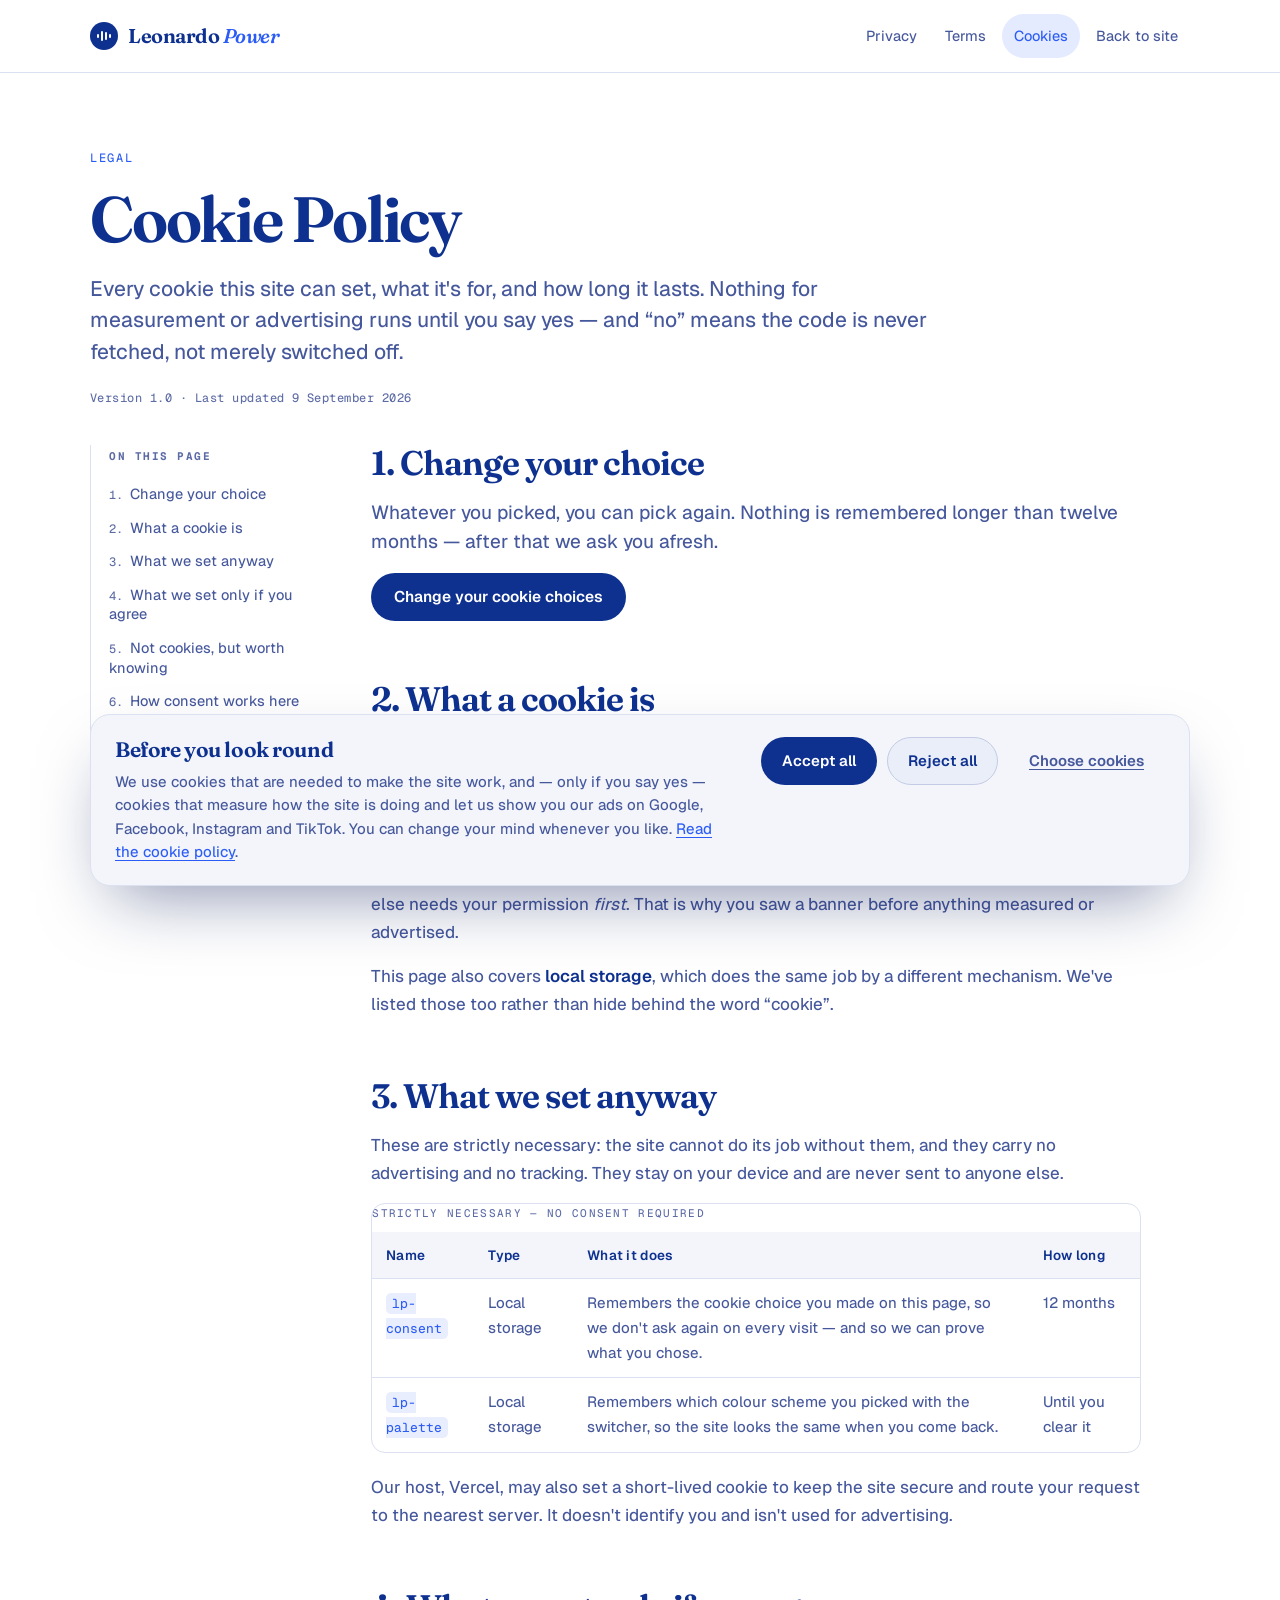
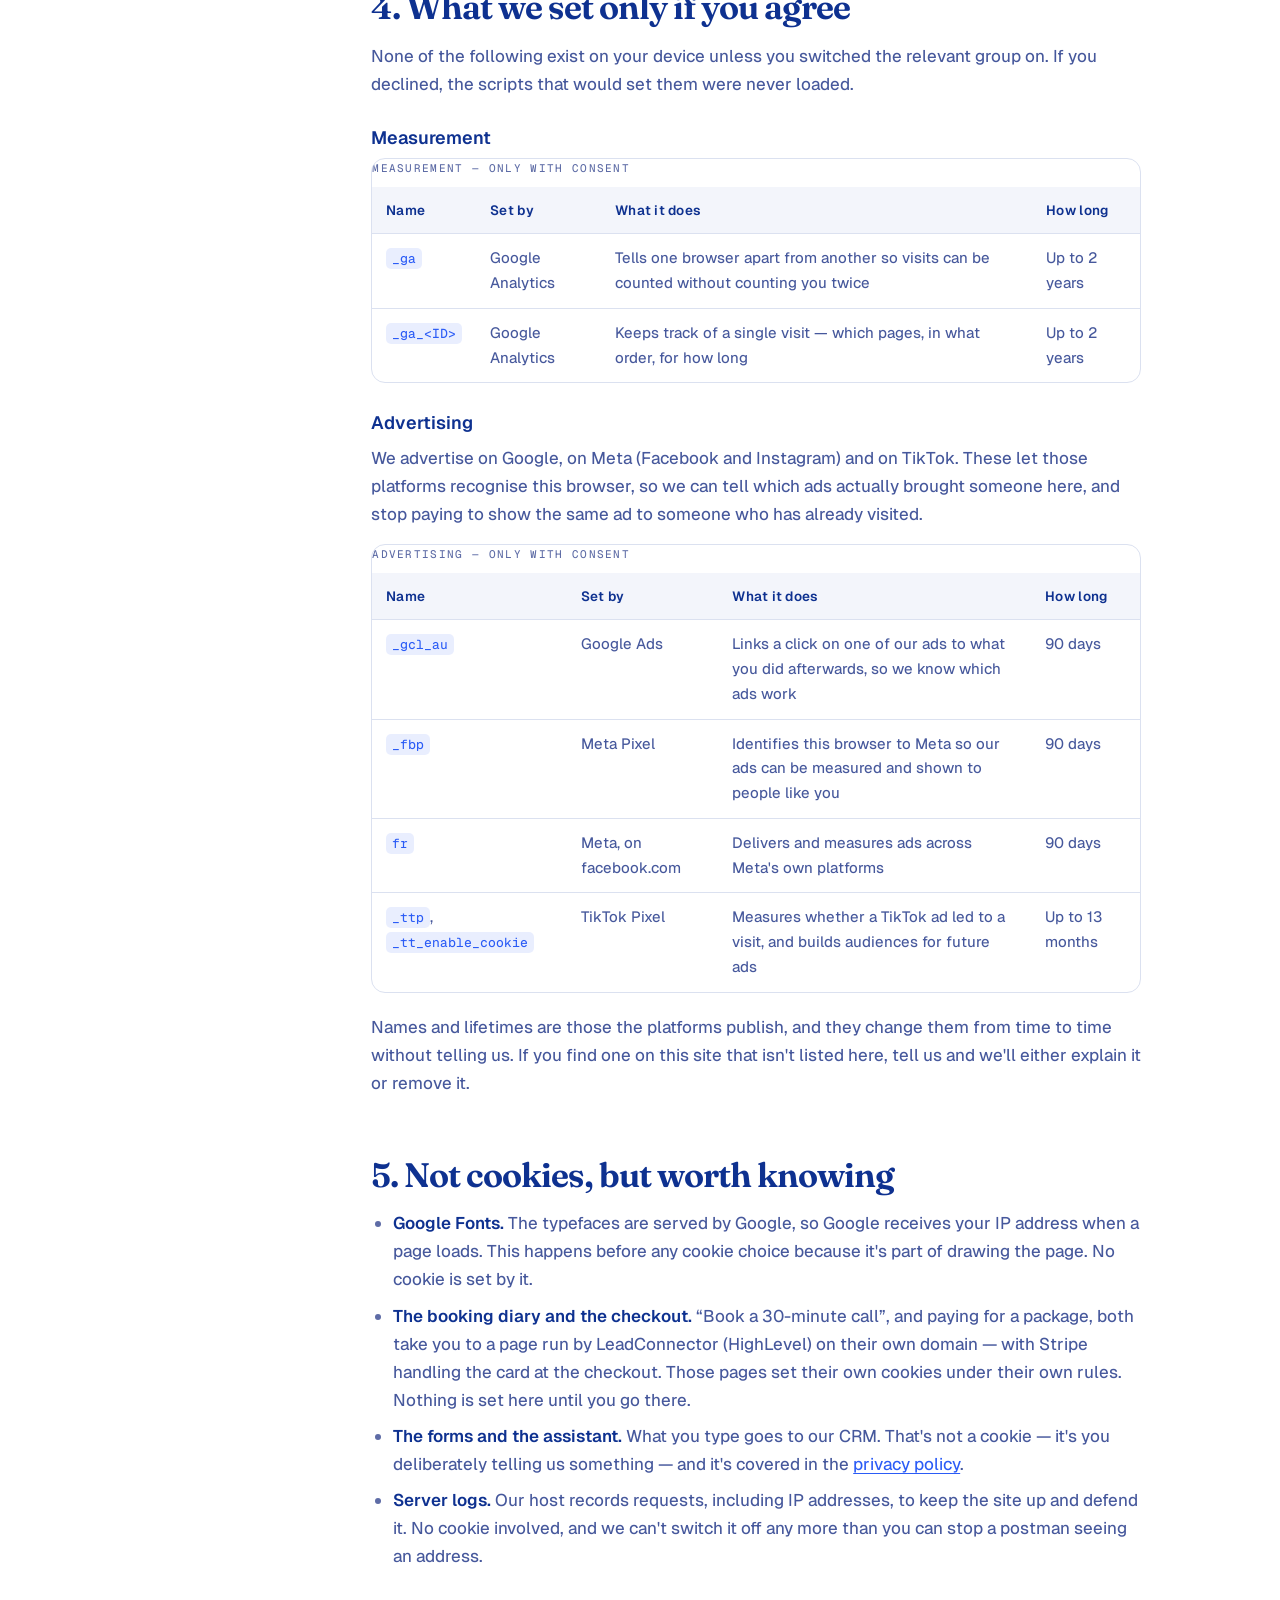
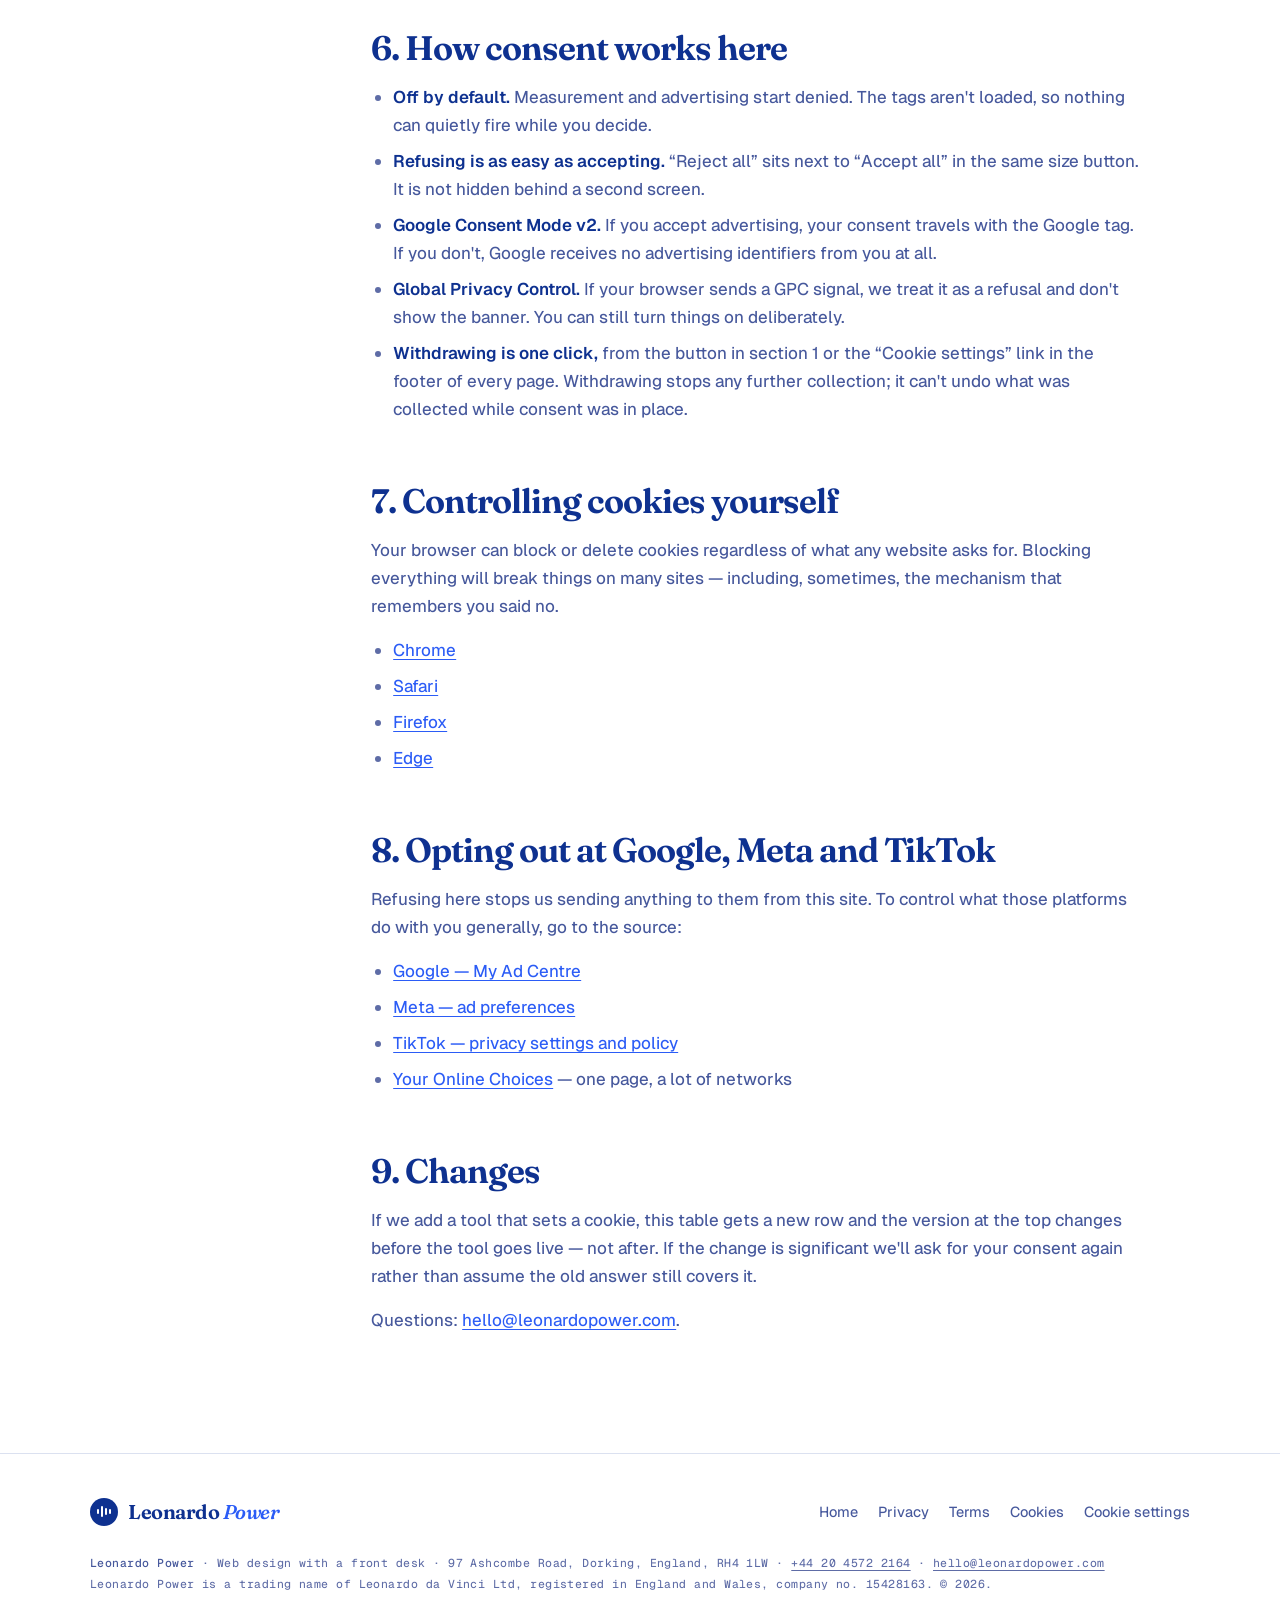
<file: cookies.html>
<!doctype html>
<html lang="en-GB">
<head>
<meta charset="utf-8">
<meta name="viewport" content="width=device-width, initial-scale=1">
<title>Cookie Policy — Leonardo Power</title>
<meta name="description" content="Every cookie this site can set, what it does, how long it lasts, and how to change your mind. Nothing for analytics or advertising loads until you say yes.">
<link rel="canonical" href="https://www.leonardopower.com/cookies">
<script>try{var lpp=localStorage.getItem('lp-palette');if(lpp)document.documentElement.setAttribute('data-palette',lpp);}catch(e){}</script>
<link rel="preconnect" href="https://fonts.googleapis.com">
<link rel="preconnect" href="https://fonts.gstatic.com" crossorigin>
<link rel="stylesheet" href="https://fonts.googleapis.com/css2?family=Fraunces:ital,opsz,wght@0,9..144,300..900;1,9..144,300..900&family=Geist:wght@300..700&family=Geist+Mono:wght@400;500&display=swap">
<link rel="stylesheet" href="/assets/legal.css">
<script src="/assets/consent.js" defer></script>
</head>
<body>
<a class="skip" href="#doc">Skip to content</a>

<header class="doc-head">
  <div class="in">
    <a class="brand" href="/">
      <span class="mark" aria-hidden="true"><span class="voice"><i></i><i></i><i></i><i></i></span></span>
      <span class="word">Leonardo <em>Power</em></span>
    </a>
    <nav class="doc-nav" aria-label="Legal">
      <a href="/privacy">Privacy</a>
      <a href="/terms">Terms</a>
      <a href="/cookies" aria-current="page">Cookies</a>
      <a href="/">Back to site</a>
    </nav>
  </div>
</header>

<main class="wrap" id="doc" tabindex="-1">

  <div class="doc-title">
    <p class="eyebrow">Legal</p>
    <h1>Cookie Policy</h1>
    <p class="stand">Every cookie this site can set, what it's for, and how long it lasts. Nothing for
      measurement or advertising runs until you say yes — and “no” means the code is never fetched, not
      merely switched off.</p>
    <p class="dates">Version 1.0 · Last updated 9 September 2026</p>
  </div>

  <div class="doc-body">
    <nav class="toc" aria-label="On this page">
      <h2>On this page</h2>
      <ol>
        <li><a href="#change">Change your choice</a></li>
        <li><a href="#what">What a cookie is</a></li>
        <li><a href="#necessary">What we set anyway</a></li>
        <li><a href="#optional">What we set only if you agree</a></li>
        <li><a href="#notcookies">Not cookies, but worth knowing</a></li>
        <li><a href="#how">How consent works here</a></li>
        <li><a href="#browser">Controlling cookies yourself</a></li>
        <li><a href="#optout">Opting out at Google, Meta and TikTok</a></li>
        <li><a href="#changes">Changes</a></li>
      </ol>
    </nav>

    <div class="prose">

      <section id="change">
        <h2>1. Change your choice</h2>
        <p class="lede">Whatever you picked, you can pick again. Nothing is remembered longer than twelve
          months — after that we ask you afresh.</p>
        <p>
          <button type="button" class="btn" data-cookie-settings>Change your cookie choices</button>
        </p>
      </section>

      <section id="what">
        <h2>2. What a cookie is</h2>
        <p>A cookie is a small file a website asks your browser to keep, so that something can be remembered
          between one page and the next. Some are essential — without them a shopping basket would empty every
          time you clicked. Others exist to count visitors, or to let an advertiser recognise you on another
          site later.</p>
        <p>The rules in the UK (PECR, alongside UK GDPR) say the essential ones are fine, and everything else
          needs your permission <em>first</em>. That is why you saw a banner before anything measured or
          advertised.</p>
        <p>This page also covers <strong>local storage</strong>, which does the same job by a different
          mechanism. We've listed those too rather than hide behind the word “cookie”.</p>
      </section>

      <section id="necessary">
        <h2>3. What we set anyway</h2>
        <p>These are strictly necessary: the site cannot do its job without them, and they carry no advertising
          and no tracking. They stay on your device and are never sent to anyone else.</p>
        <div class="tbl-scroll">
          <table>
            <caption>Strictly necessary — no consent required</caption>
            <thead>
              <tr><th scope="col">Name</th><th scope="col">Type</th><th scope="col">What it does</th><th scope="col">How long</th></tr>
            </thead>
            <tbody>
              <tr>
                <td><code>lp-consent</code></td>
                <td>Local storage</td>
                <td>Remembers the cookie choice you made on this page, so we don't ask again on every visit —
                  and so we can prove what you chose.</td>
                <td>12 months</td>
              </tr>
              <tr>
                <td><code>lp-palette</code></td>
                <td>Local storage</td>
                <td>Remembers which colour scheme you picked with the switcher, so the site looks the same when
                  you come back.</td>
                <td>Until you clear it</td>
              </tr>
            </tbody>
          </table>
        </div>
        <p>Our host, Vercel, may also set a short-lived cookie to keep the site secure and route your request
          to the nearest server. It doesn't identify you and isn't used for advertising.</p>
      </section>

      <section id="optional">
        <h2>4. What we set only if you agree</h2>
        <p>None of the following exist on your device unless you switched the relevant group on. If you
          declined, the scripts that would set them were never loaded.</p>

        <h3>Measurement</h3>
        <div class="tbl-scroll">
          <table>
            <caption>Measurement — only with consent</caption>
            <thead>
              <tr><th scope="col">Name</th><th scope="col">Set by</th><th scope="col">What it does</th><th scope="col">How long</th></tr>
            </thead>
            <tbody>
              <tr><td><code>_ga</code></td><td>Google Analytics</td>
                  <td>Tells one browser apart from another so visits can be counted without counting you twice</td><td>Up to 2 years</td></tr>
              <tr><td><code>_ga_&lt;ID&gt;</code></td><td>Google Analytics</td>
                  <td>Keeps track of a single visit — which pages, in what order, for how long</td><td>Up to 2 years</td></tr>
            </tbody>
          </table>
        </div>

        <h3>Advertising</h3>
        <p>We advertise on Google, on Meta (Facebook and Instagram) and on TikTok. These let those platforms
          recognise this browser, so we can tell which ads actually brought someone here, and stop paying to
          show the same ad to someone who has already visited.</p>
        <div class="tbl-scroll">
          <table>
            <caption>Advertising — only with consent</caption>
            <thead>
              <tr><th scope="col">Name</th><th scope="col">Set by</th><th scope="col">What it does</th><th scope="col">How long</th></tr>
            </thead>
            <tbody>
              <tr><td><code>_gcl_au</code></td><td>Google Ads</td>
                  <td>Links a click on one of our ads to what you did afterwards, so we know which ads work</td><td>90 days</td></tr>
              <tr><td><code>_fbp</code></td><td>Meta Pixel</td>
                  <td>Identifies this browser to Meta so our ads can be measured and shown to people like you</td><td>90 days</td></tr>
              <tr><td><code>fr</code></td><td>Meta, on facebook.com</td>
                  <td>Delivers and measures ads across Meta's own platforms</td><td>90 days</td></tr>
              <tr><td><code>_ttp</code>, <code>_tt_enable_cookie</code></td><td>TikTok Pixel</td>
                  <td>Measures whether a TikTok ad led to a visit, and builds audiences for future ads</td><td>Up to 13 months</td></tr>
            </tbody>
          </table>
        </div>
        <p>Names and lifetimes are those the platforms publish, and they change them from time to time without
          telling us. If you find one on this site that isn't listed here, tell us and we'll either explain it
          or remove it.</p>
      </section>

      <section id="notcookies">
        <h2>5. Not cookies, but worth knowing</h2>
        <ul>
          <li><strong>Google Fonts.</strong> The typefaces are served by Google, so Google receives your IP
            address when a page loads. This happens before any cookie choice because it's part of drawing the
            page. No cookie is set by it.</li>
          <li><strong>The booking diary and the checkout.</strong> “Book a 30-minute call”, and paying for a
            package, both take you to a page run by LeadConnector (HighLevel) on their own domain — with Stripe
            handling the card at the checkout. Those pages set their own cookies under their own rules. Nothing
            is set here until you go there.</li>
          <li><strong>The forms and the assistant.</strong> What you type goes to our CRM. That's not a cookie
            — it's you deliberately telling us something — and it's covered in the
            <a href="/privacy">privacy policy</a>.</li>
          <li><strong>Server logs.</strong> Our host records requests, including IP addresses, to keep the site
            up and defend it. No cookie involved, and we can't switch it off any more than you can stop a
            postman seeing an address.</li>
        </ul>
      </section>

      <section id="how">
        <h2>6. How consent works here</h2>
        <ul>
          <li><strong>Off by default.</strong> Measurement and advertising start denied. The tags aren't
            loaded, so nothing can quietly fire while you decide.</li>
          <li><strong>Refusing is as easy as accepting.</strong> “Reject all” sits next to “Accept all” in the
            same size button. It is not hidden behind a second screen.</li>
          <li><strong>Google Consent Mode v2.</strong> If you accept advertising, your consent travels with the
            Google tag. If you don't, Google receives no advertising identifiers from you at all.</li>
          <li><strong>Global Privacy Control.</strong> If your browser sends a GPC signal, we treat it as a
            refusal and don't show the banner. You can still turn things on deliberately.</li>
          <li><strong>Withdrawing is one click,</strong> from the button in section 1 or the “Cookie settings”
            link in the footer of every page. Withdrawing stops any further collection; it can't undo what was
            collected while consent was in place.</li>
        </ul>
      </section>

      <section id="browser">
        <h2>7. Controlling cookies yourself</h2>
        <p>Your browser can block or delete cookies regardless of what any website asks for. Blocking
          everything will break things on many sites — including, sometimes, the mechanism that remembers you
          said no.</p>
        <ul>
          <li><a href="https://support.google.com/chrome/answer/95647" target="_blank" rel="noopener">Chrome</a></li>
          <li><a href="https://support.apple.com/en-gb/guide/safari/sfri11471/mac" target="_blank" rel="noopener">Safari</a></li>
          <li><a href="https://support.mozilla.org/en-GB/kb/enhanced-tracking-protection-firefox-desktop" target="_blank" rel="noopener">Firefox</a></li>
          <li><a href="https://support.microsoft.com/en-gb/microsoft-edge" target="_blank" rel="noopener">Edge</a></li>
        </ul>
      </section>

      <section id="optout">
        <h2>8. Opting out at Google, Meta and TikTok</h2>
        <p>Refusing here stops us sending anything to them from this site. To control what those platforms do
          with you generally, go to the source:</p>
        <ul>
          <li><a href="https://adssettings.google.com/" target="_blank" rel="noopener">Google — My Ad Centre</a></li>
          <li><a href="https://www.facebook.com/adpreferences/ad_settings" target="_blank" rel="noopener">Meta — ad preferences</a></li>
          <li><a href="https://www.tiktok.com/legal/page/eea/privacy-policy/en" target="_blank" rel="noopener">TikTok — privacy settings and policy</a></li>
          <li><a href="https://www.youronlinechoices.com/uk/" target="_blank" rel="noopener">Your Online Choices</a> — one page, a lot of networks</li>
        </ul>
      </section>

      <section id="changes">
        <h2>9. Changes</h2>
        <p>If we add a tool that sets a cookie, this table gets a new row and the version at the top changes
          before the tool goes live — not after. If the change is significant we'll ask for your consent again
          rather than assume the old answer still covers it.</p>
        <p>Questions: <a href="mailto:hello@leonardopower.com">hello@leonardopower.com</a>.</p>
      </section>

    </div>
  </div>
</main>

<footer class="doc-foot">
  <div class="wrap in">
    <a class="brand" href="/">
      <span class="mark" aria-hidden="true"><span class="voice"><i></i><i></i><i></i><i></i></span></span>
      <span class="word">Leonardo <em>Power</em></span>
    </a>
    <div class="links">
      <a href="/">Home</a>
      <a href="/privacy">Privacy</a>
      <a href="/terms">Terms</a>
      <a href="/cookies">Cookies</a>
      <a href="#" data-cookie-settings>Cookie settings</a>
    </div>
    <p class="fine"><b>Leonardo Power</b> · Web design with a front desk · 97 Ashcombe Road, Dorking, England,
      RH4 1LW · <a href="tel:+442045722164">+44 20 4572 2164</a> ·
      <a href="mailto:hello@leonardopower.com">hello@leonardopower.com</a><br>
      Leonardo Power is a trading name of Leonardo da Vinci Ltd, registered in England and Wales, company
      no. 15428163. © 2026.</p>
  </div>
</footer>
</body>
</html>
</file>
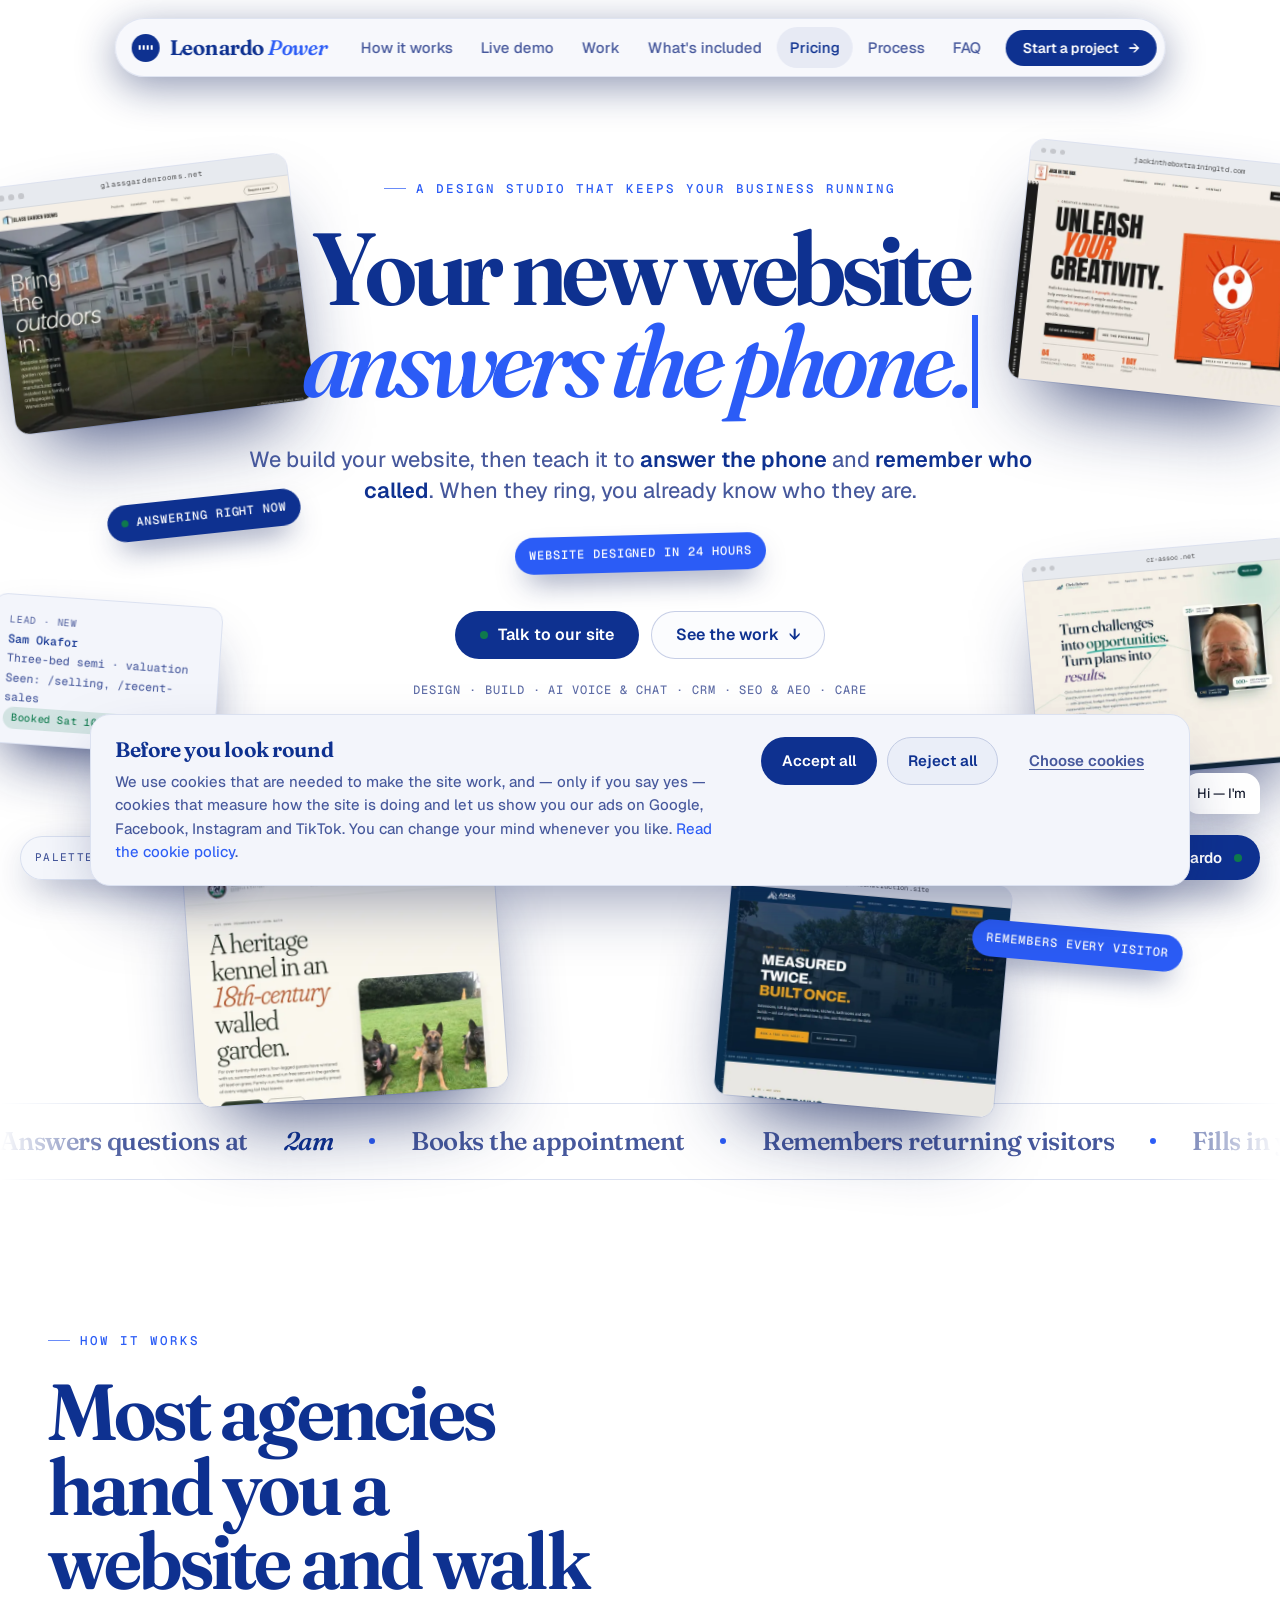
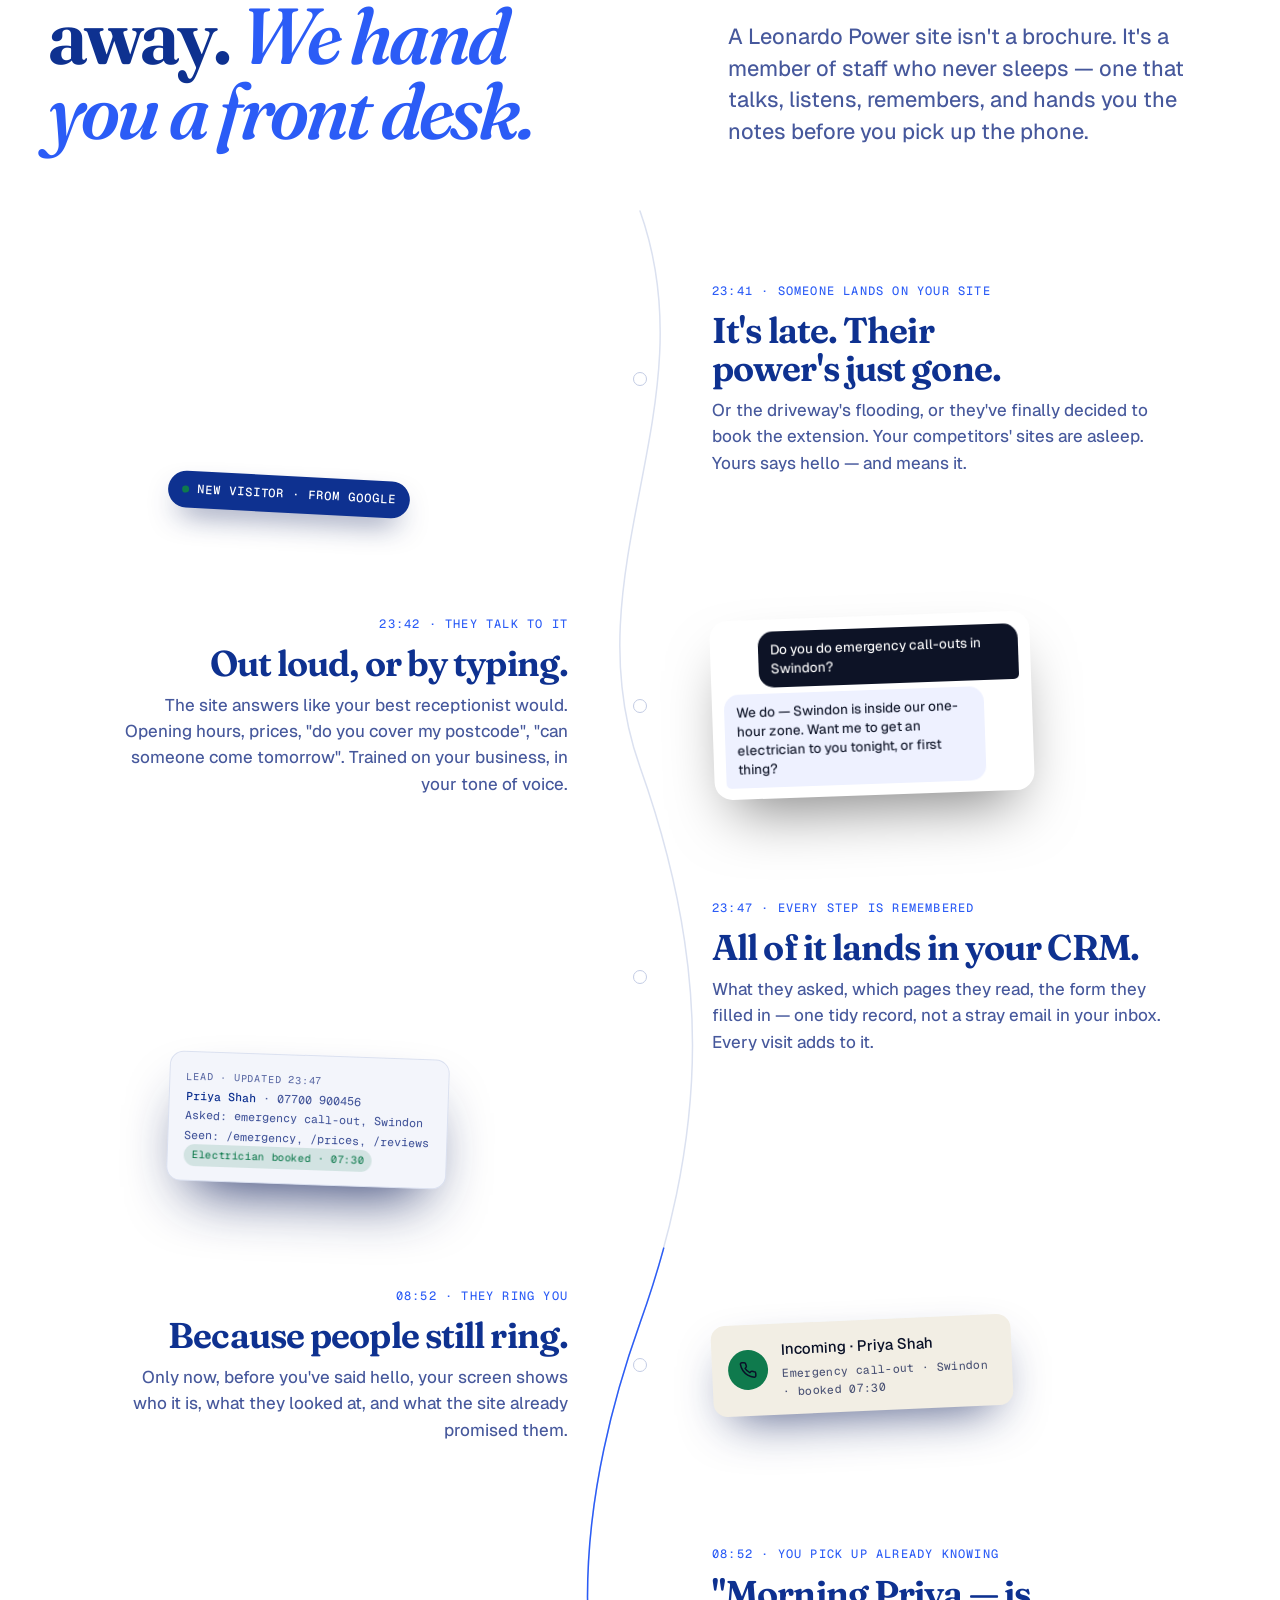
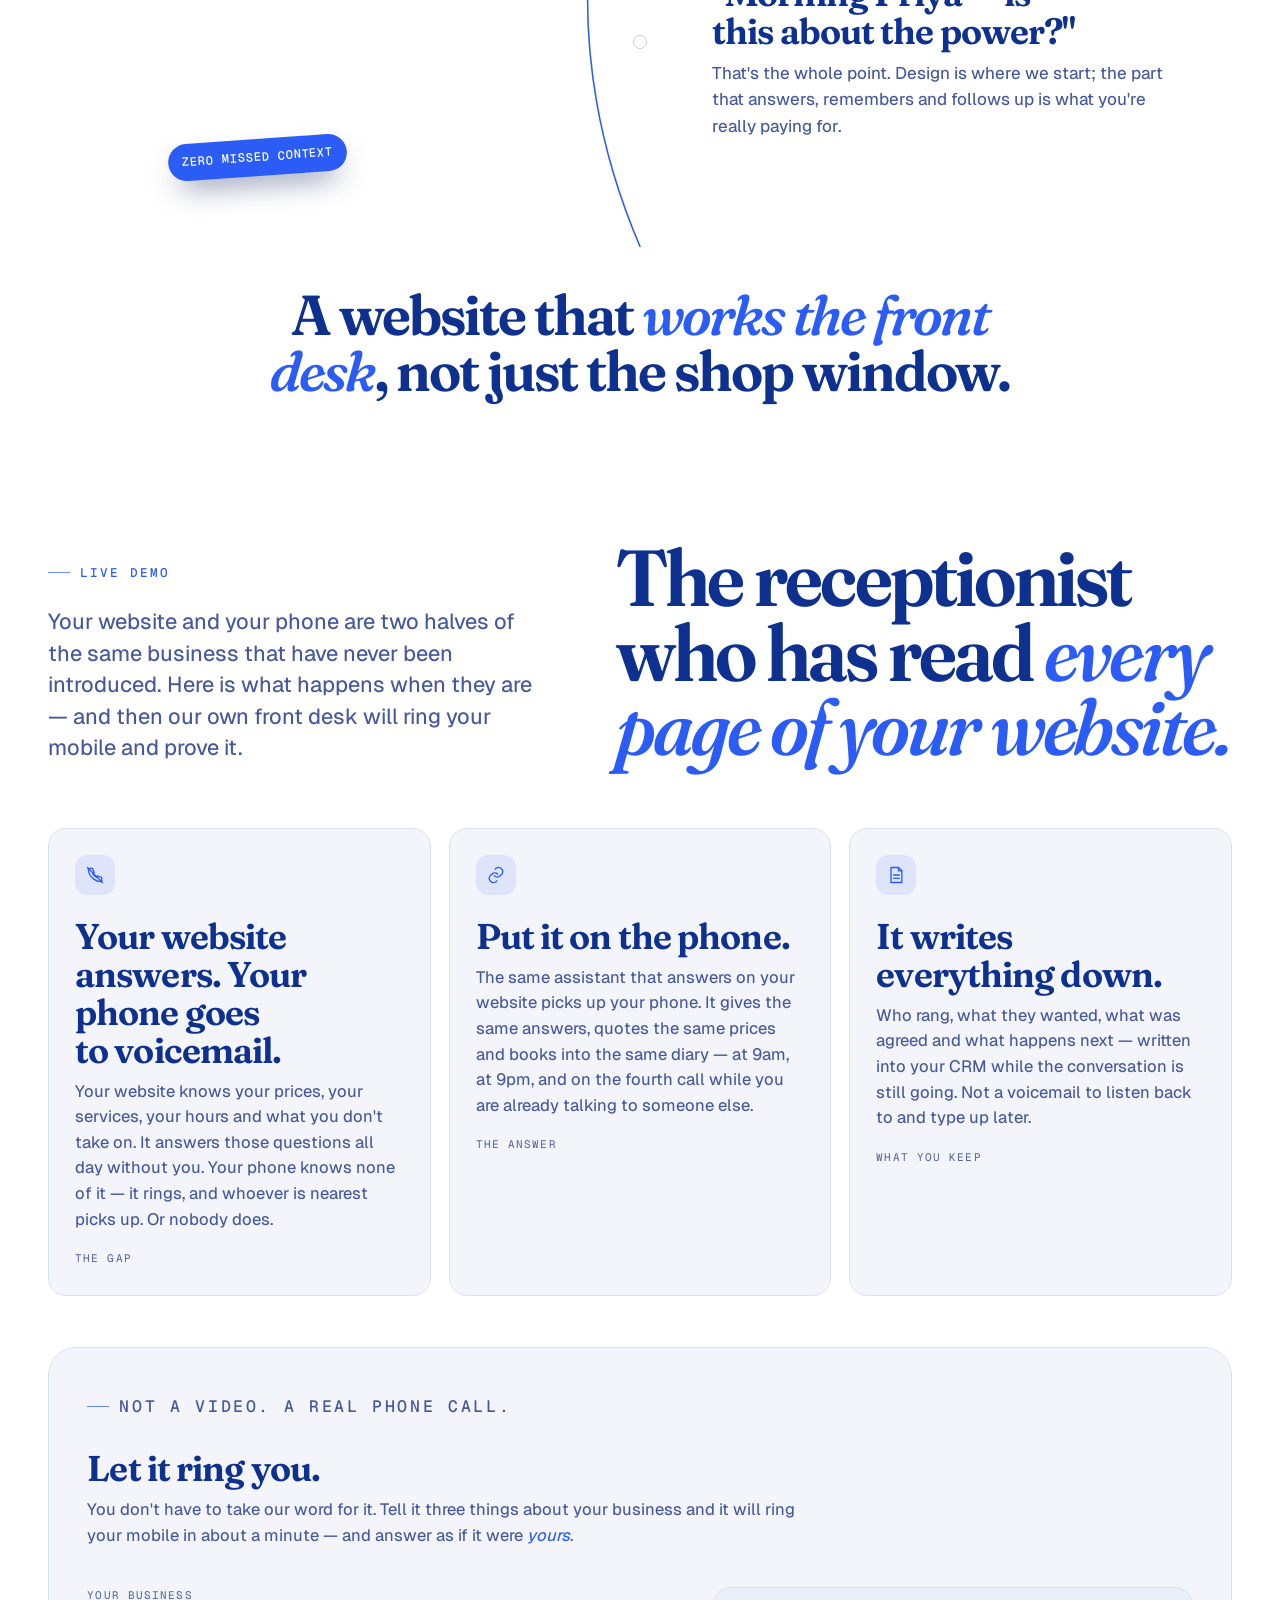
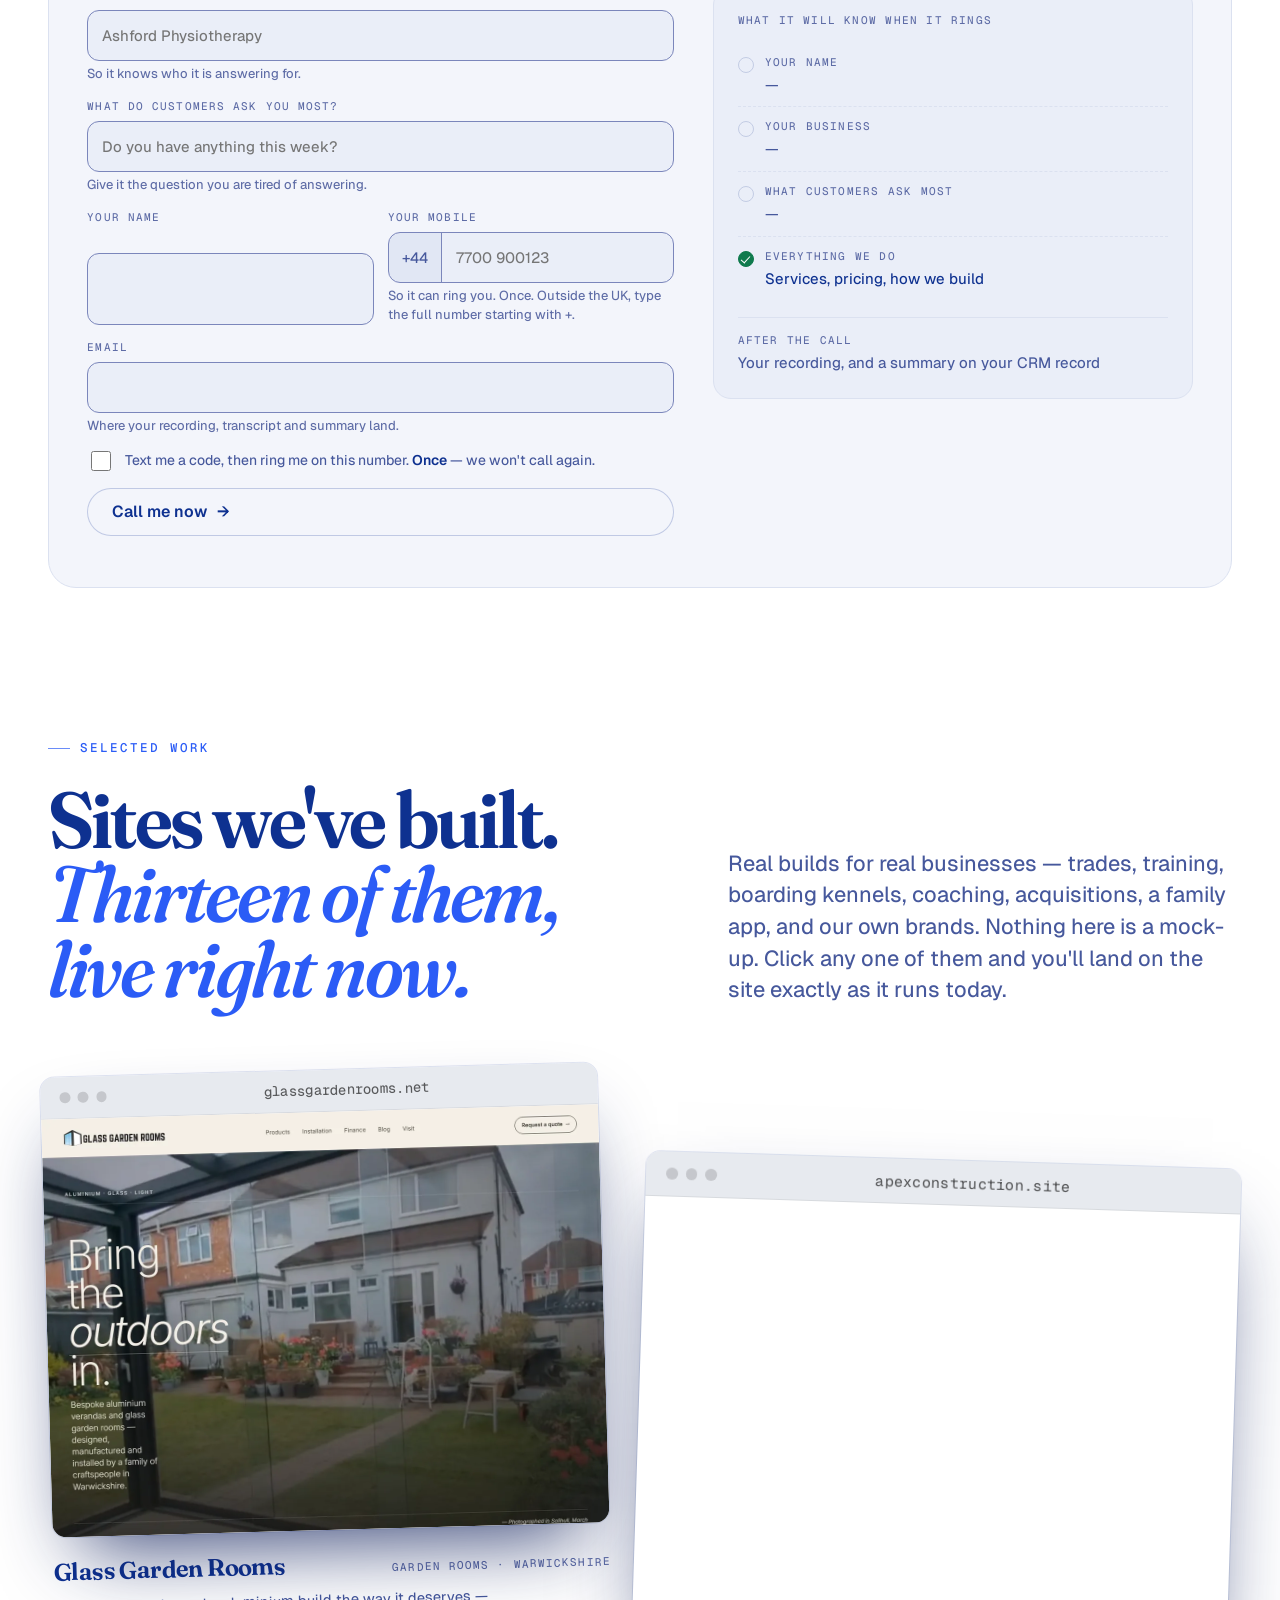
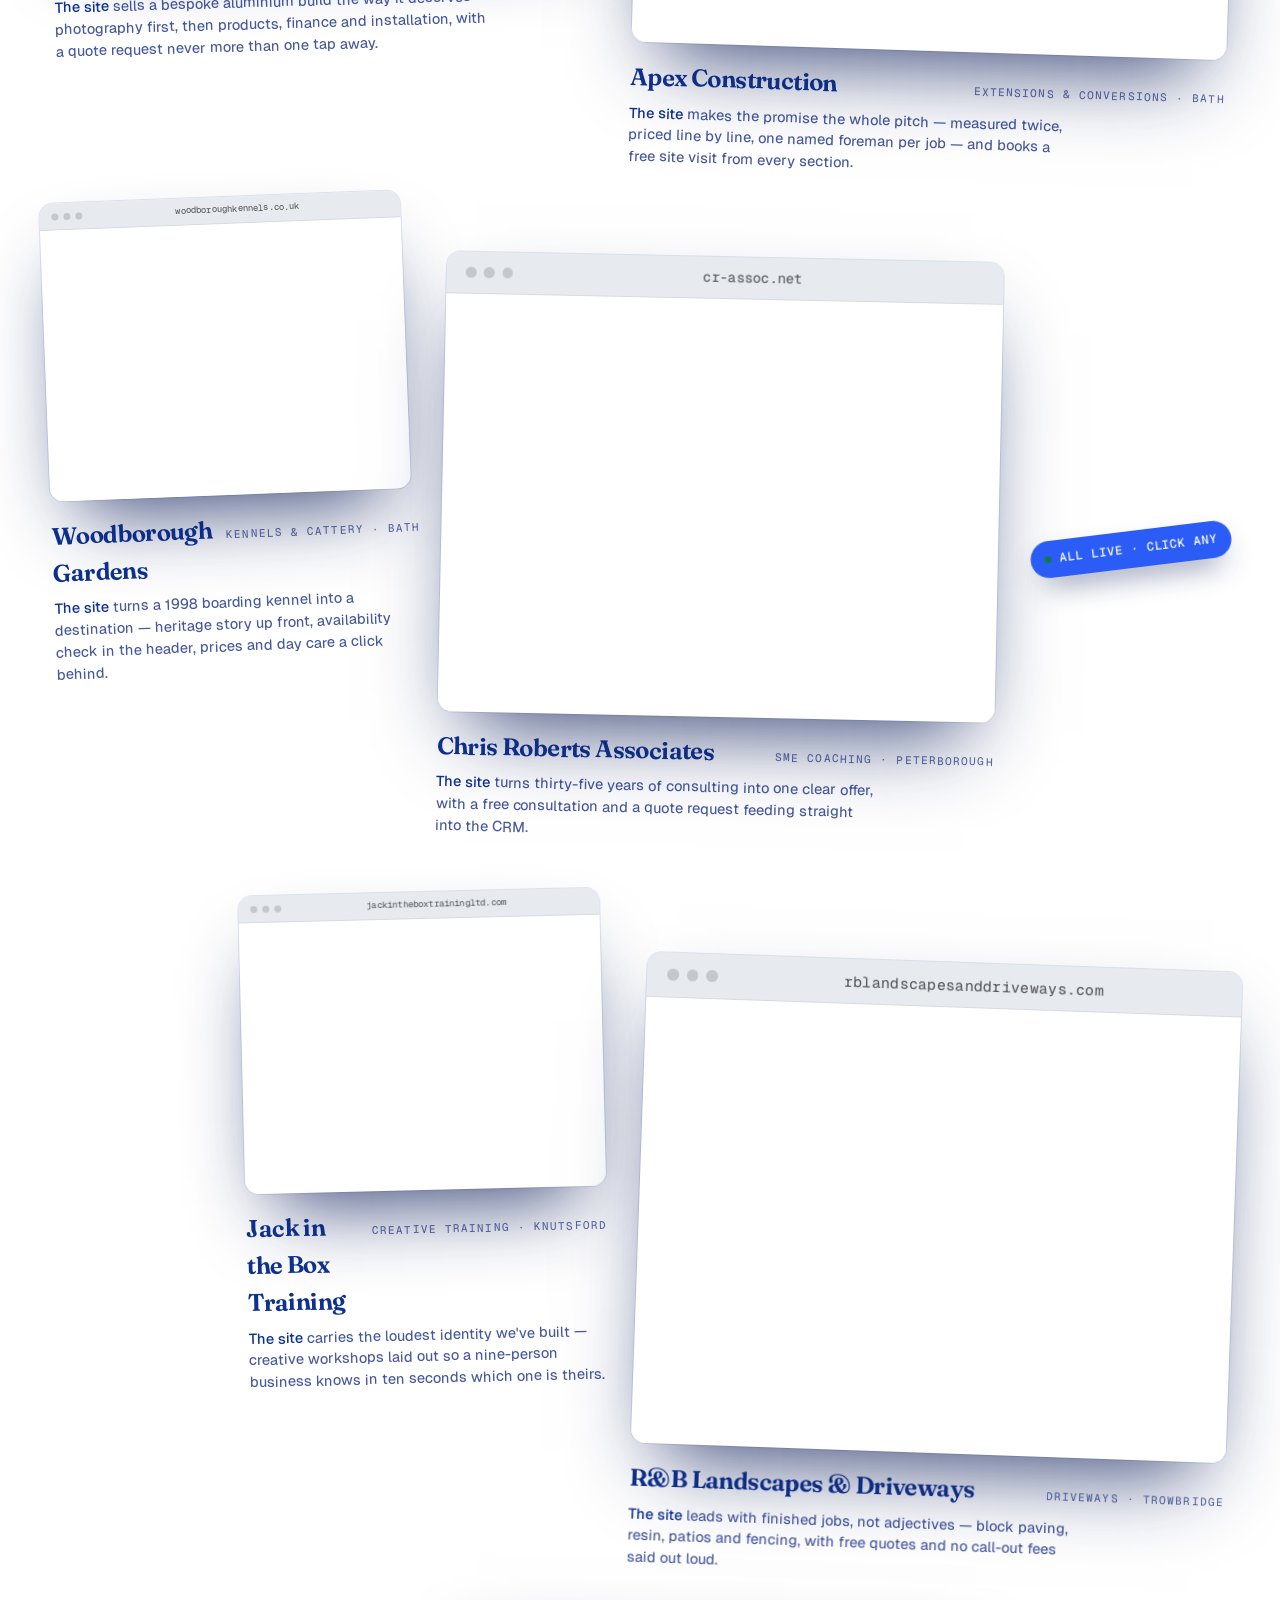
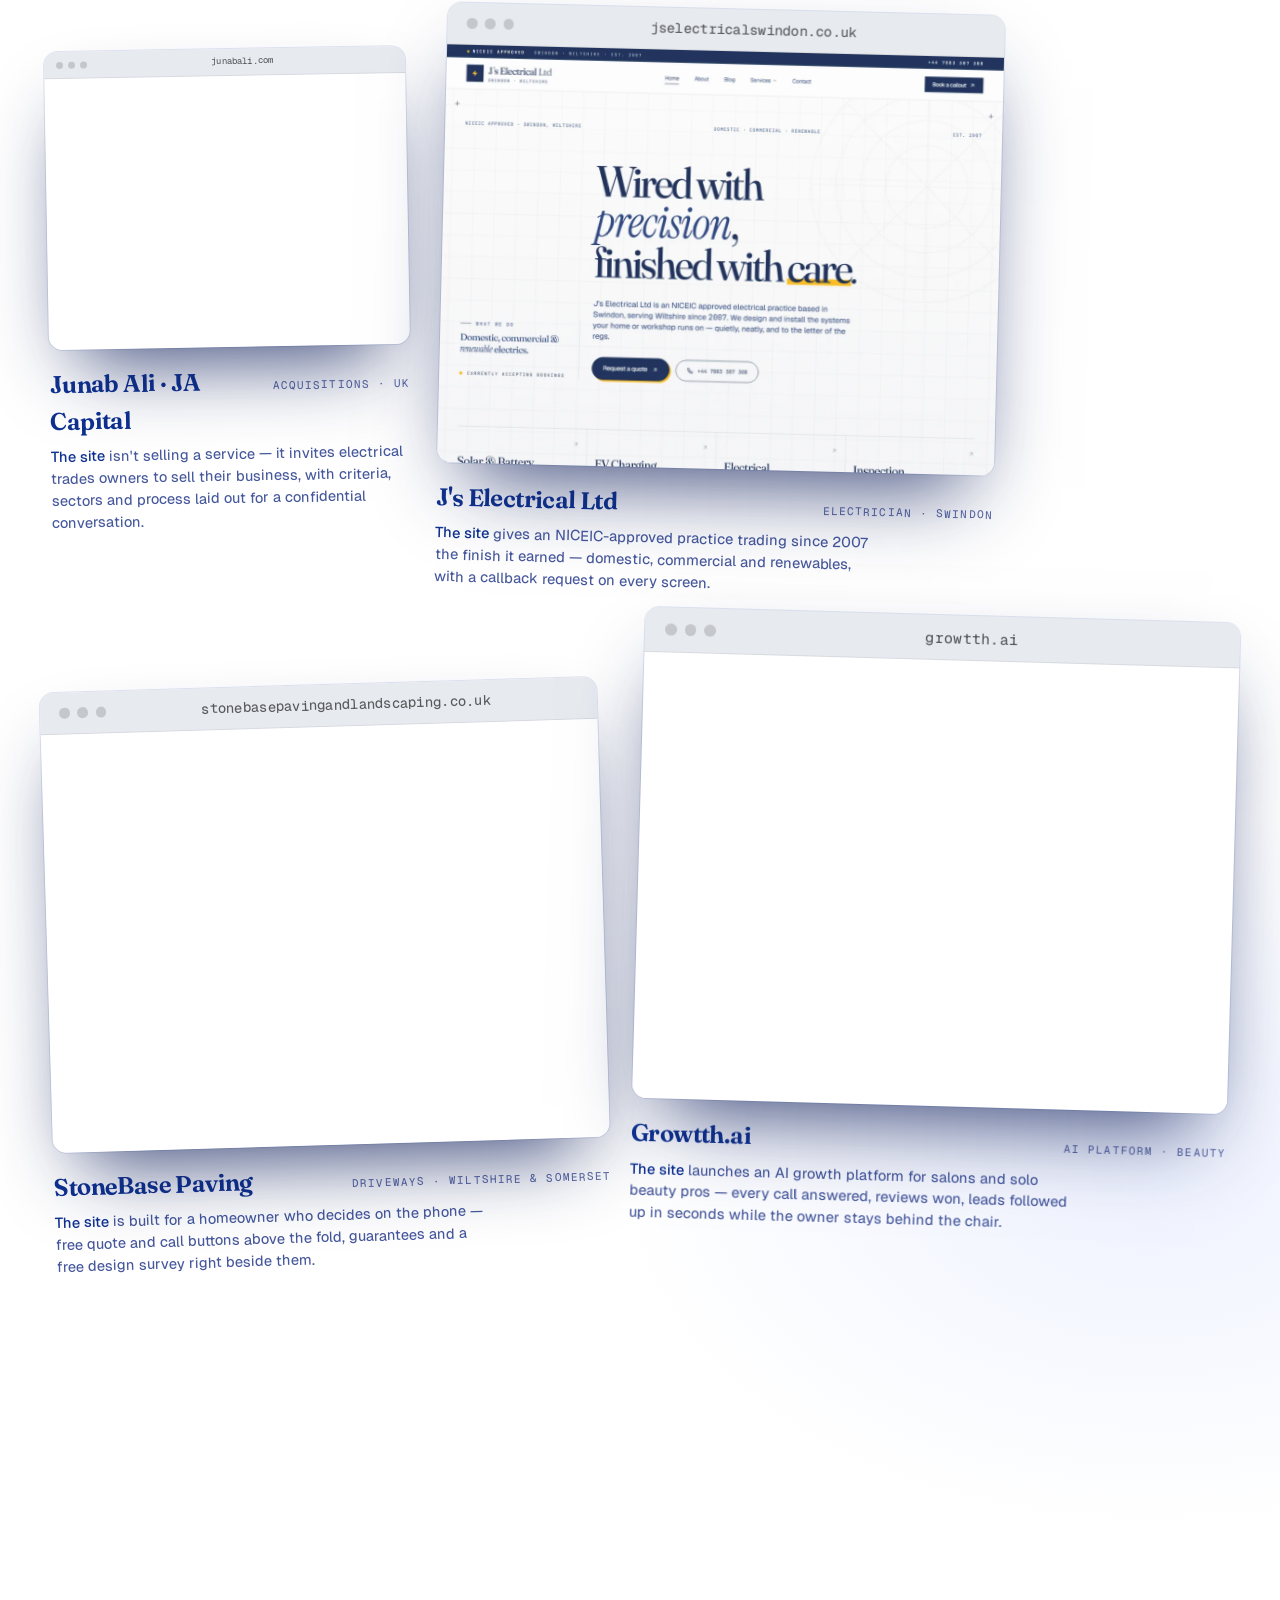
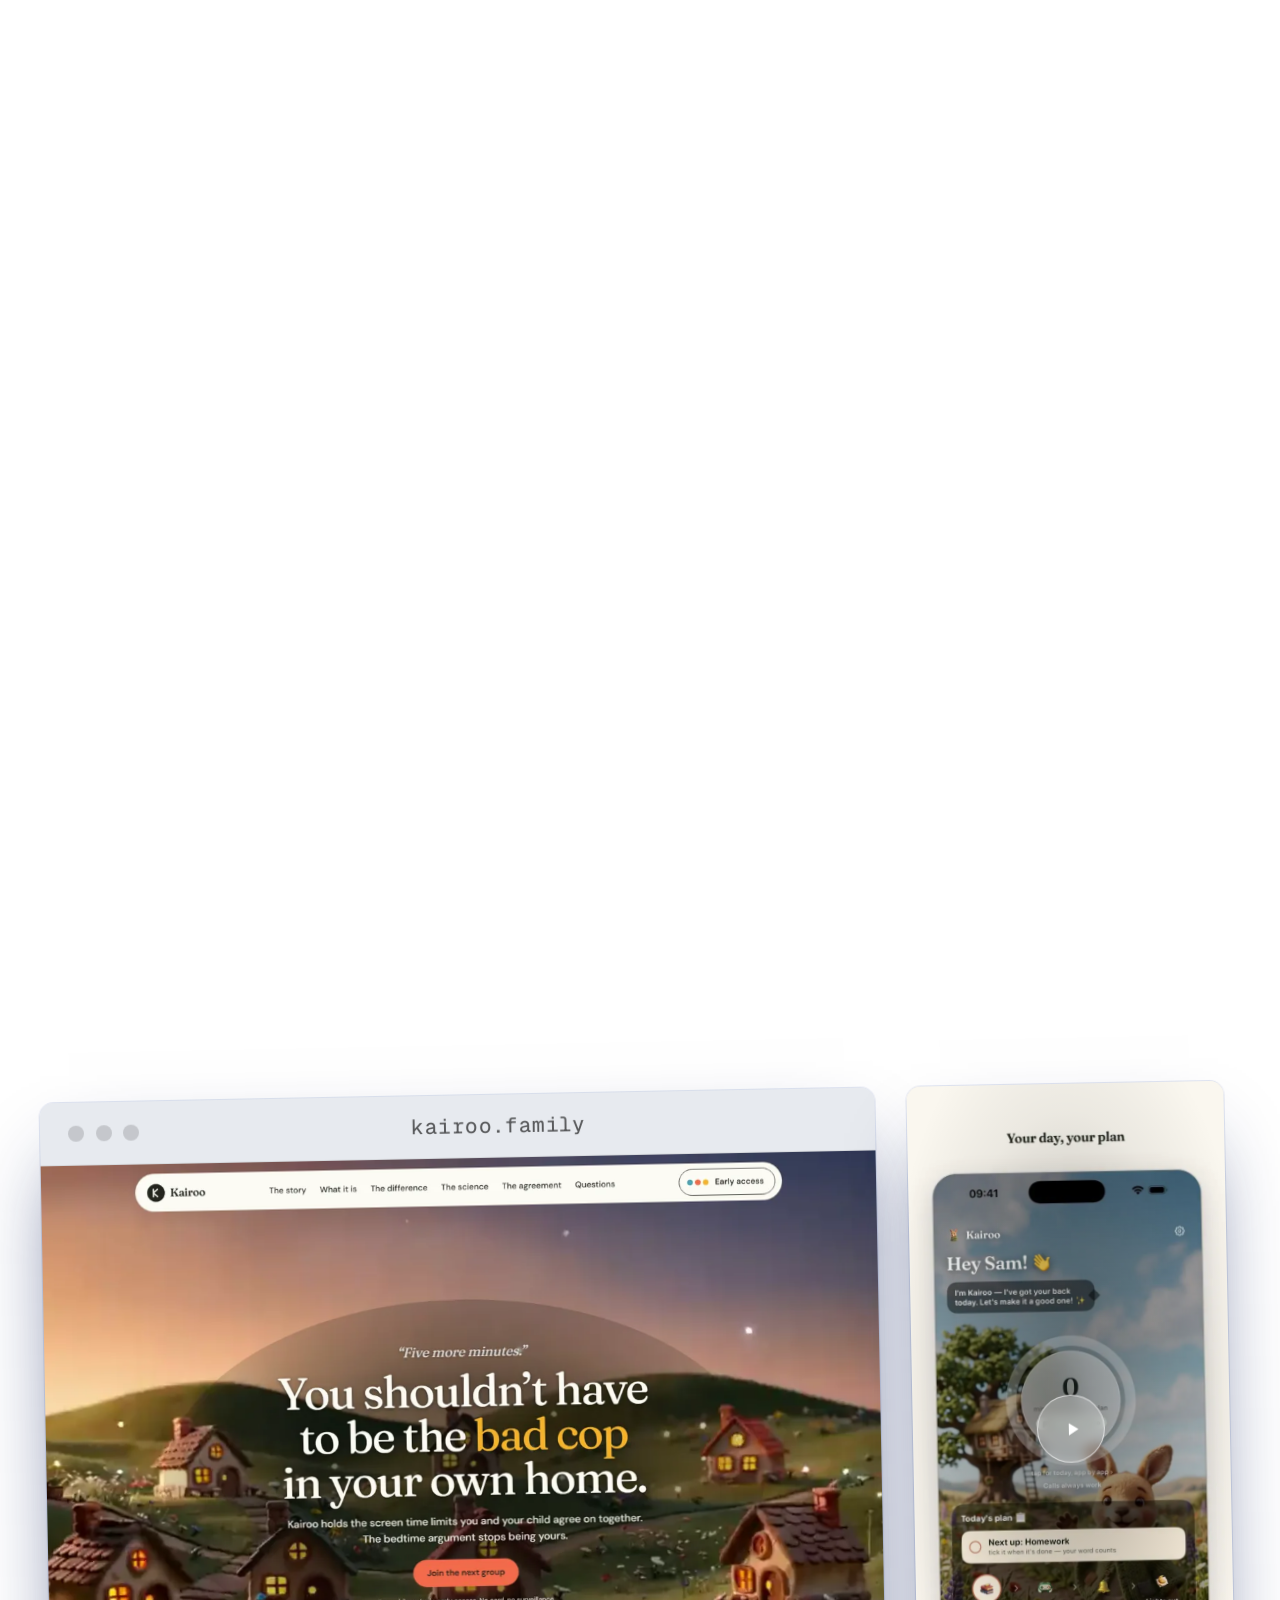
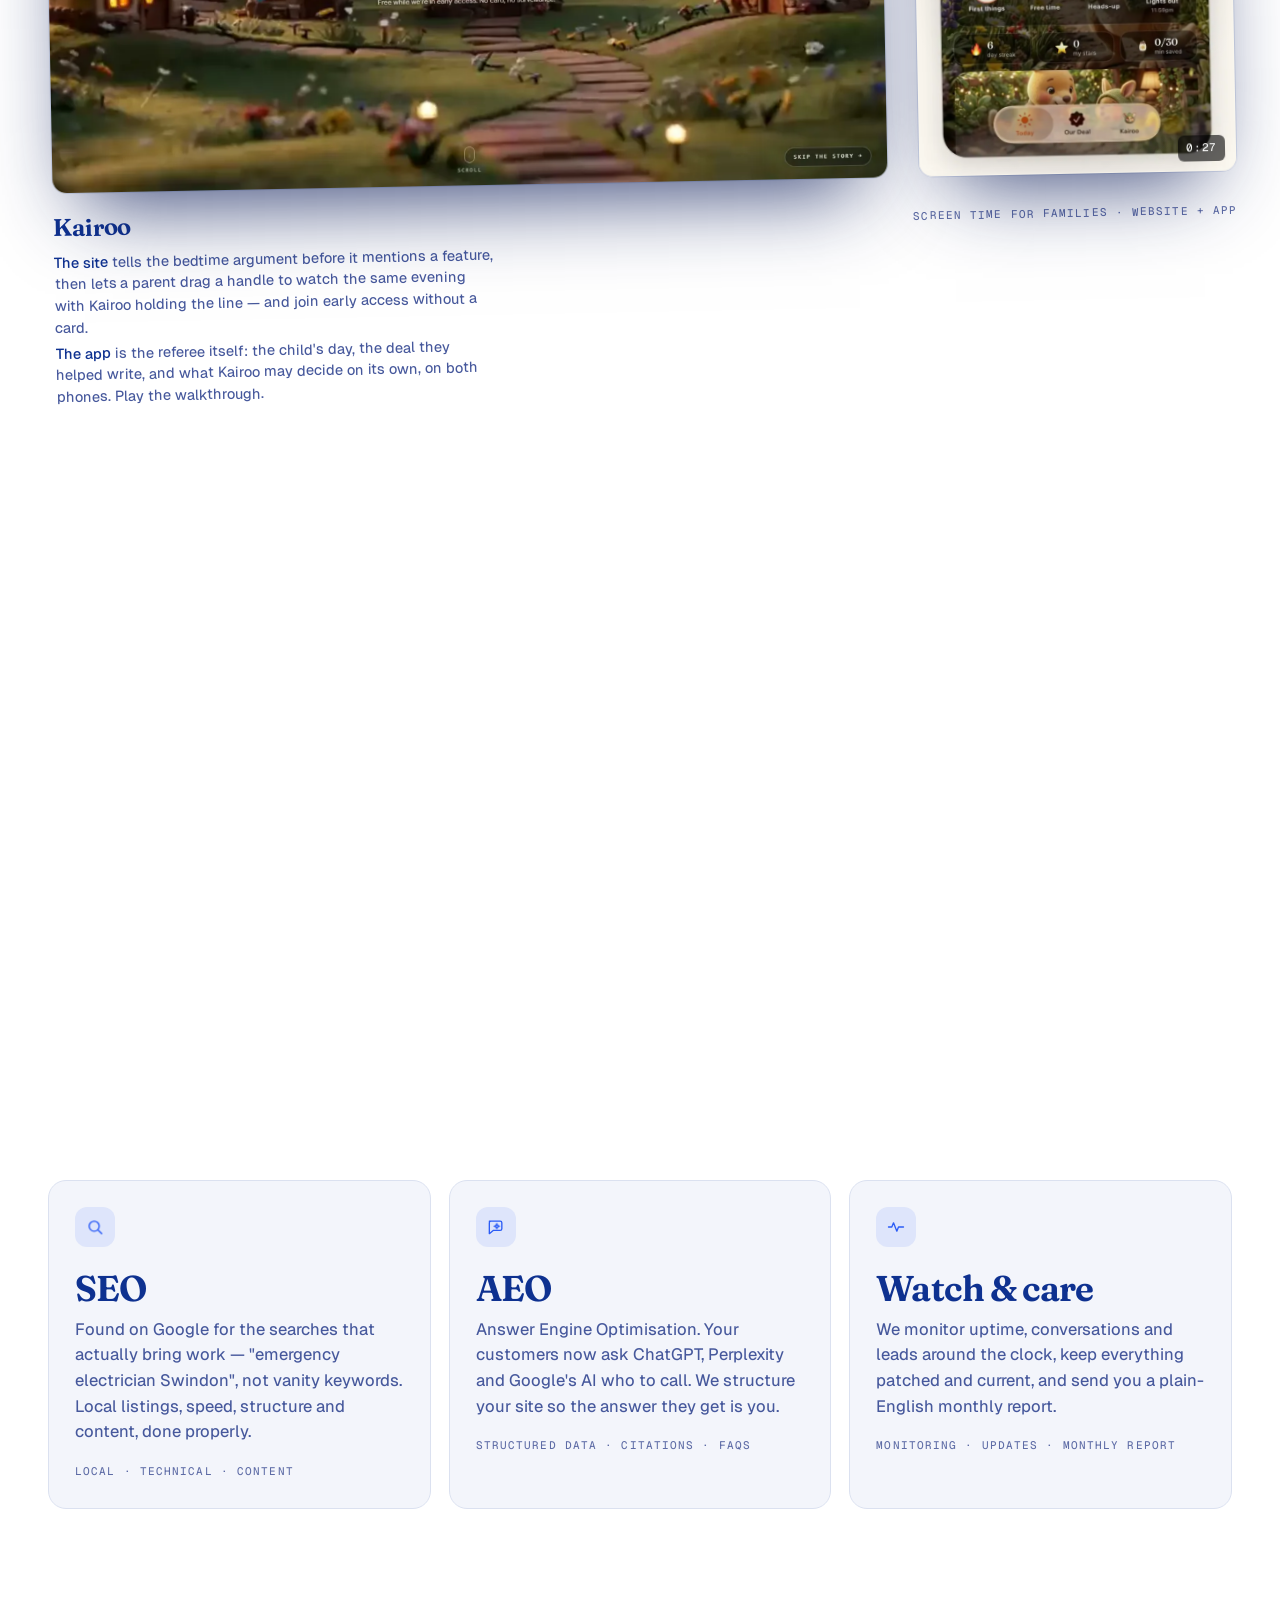
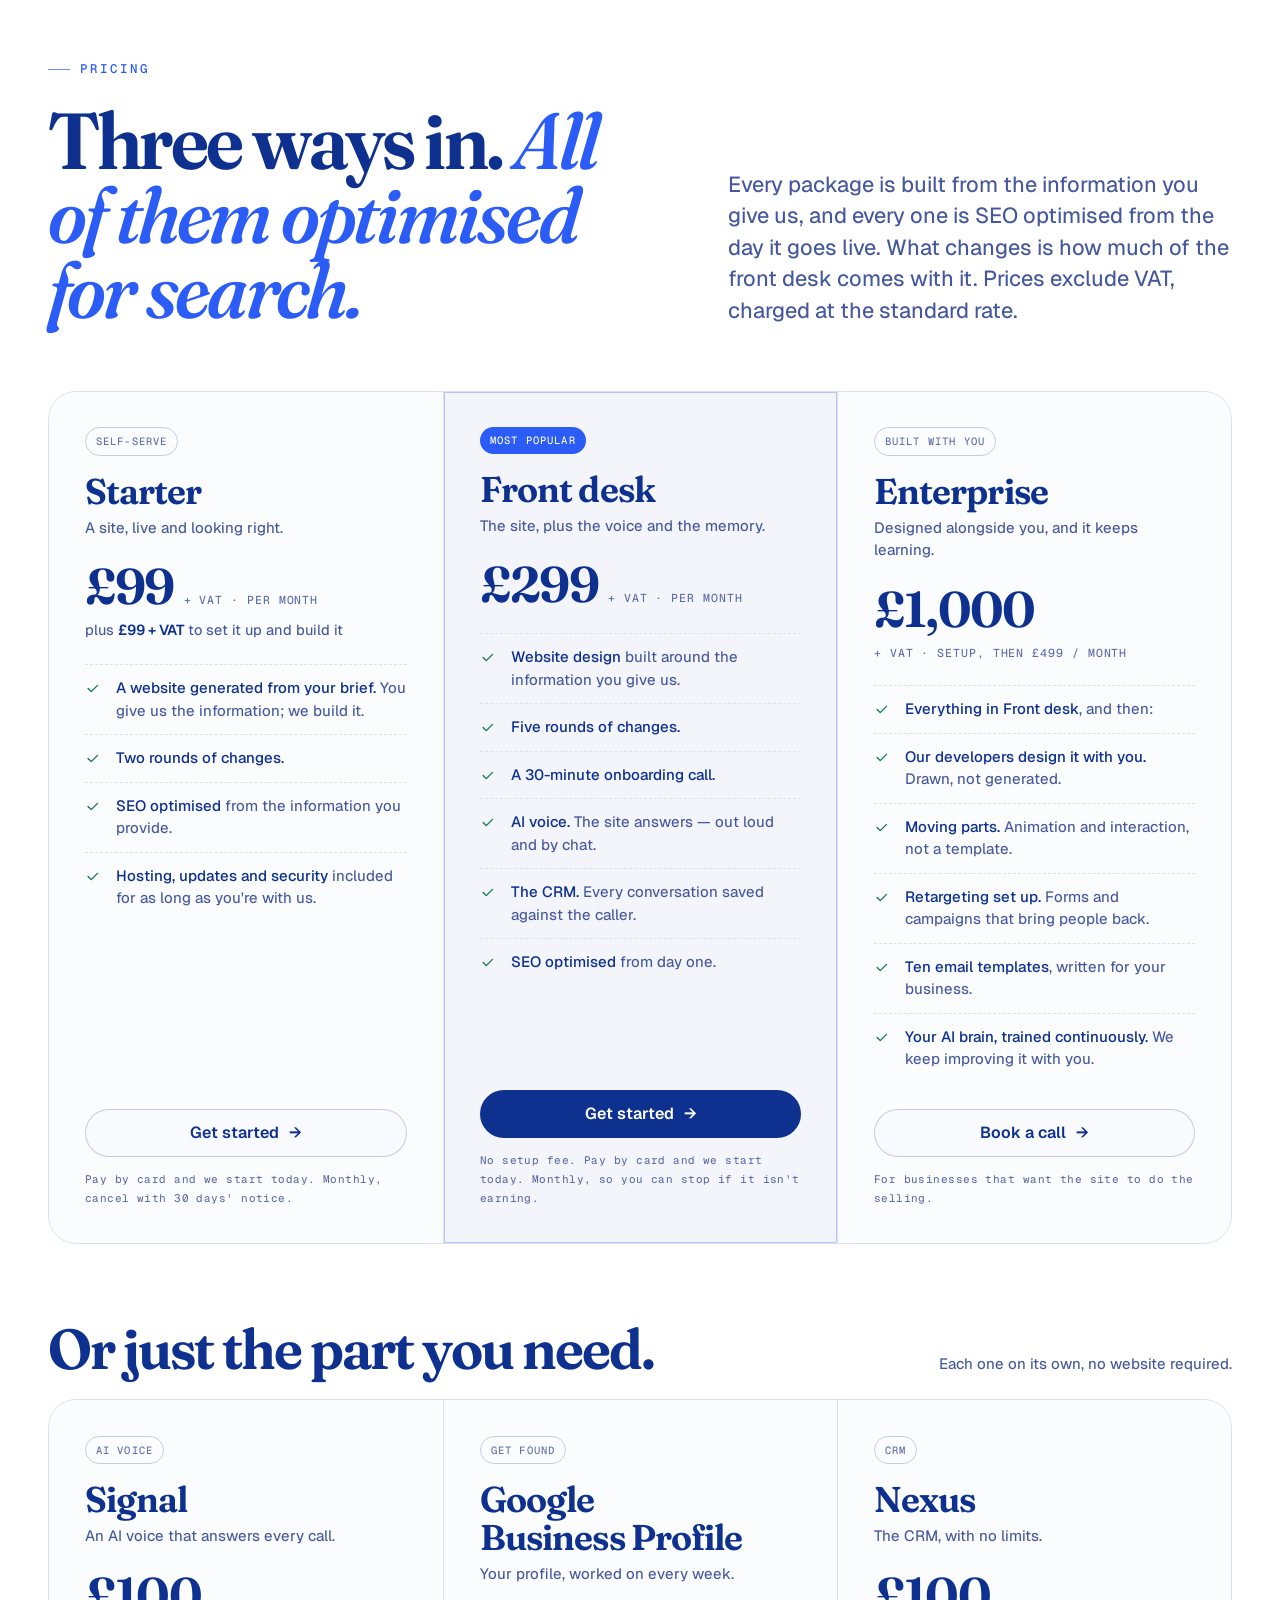
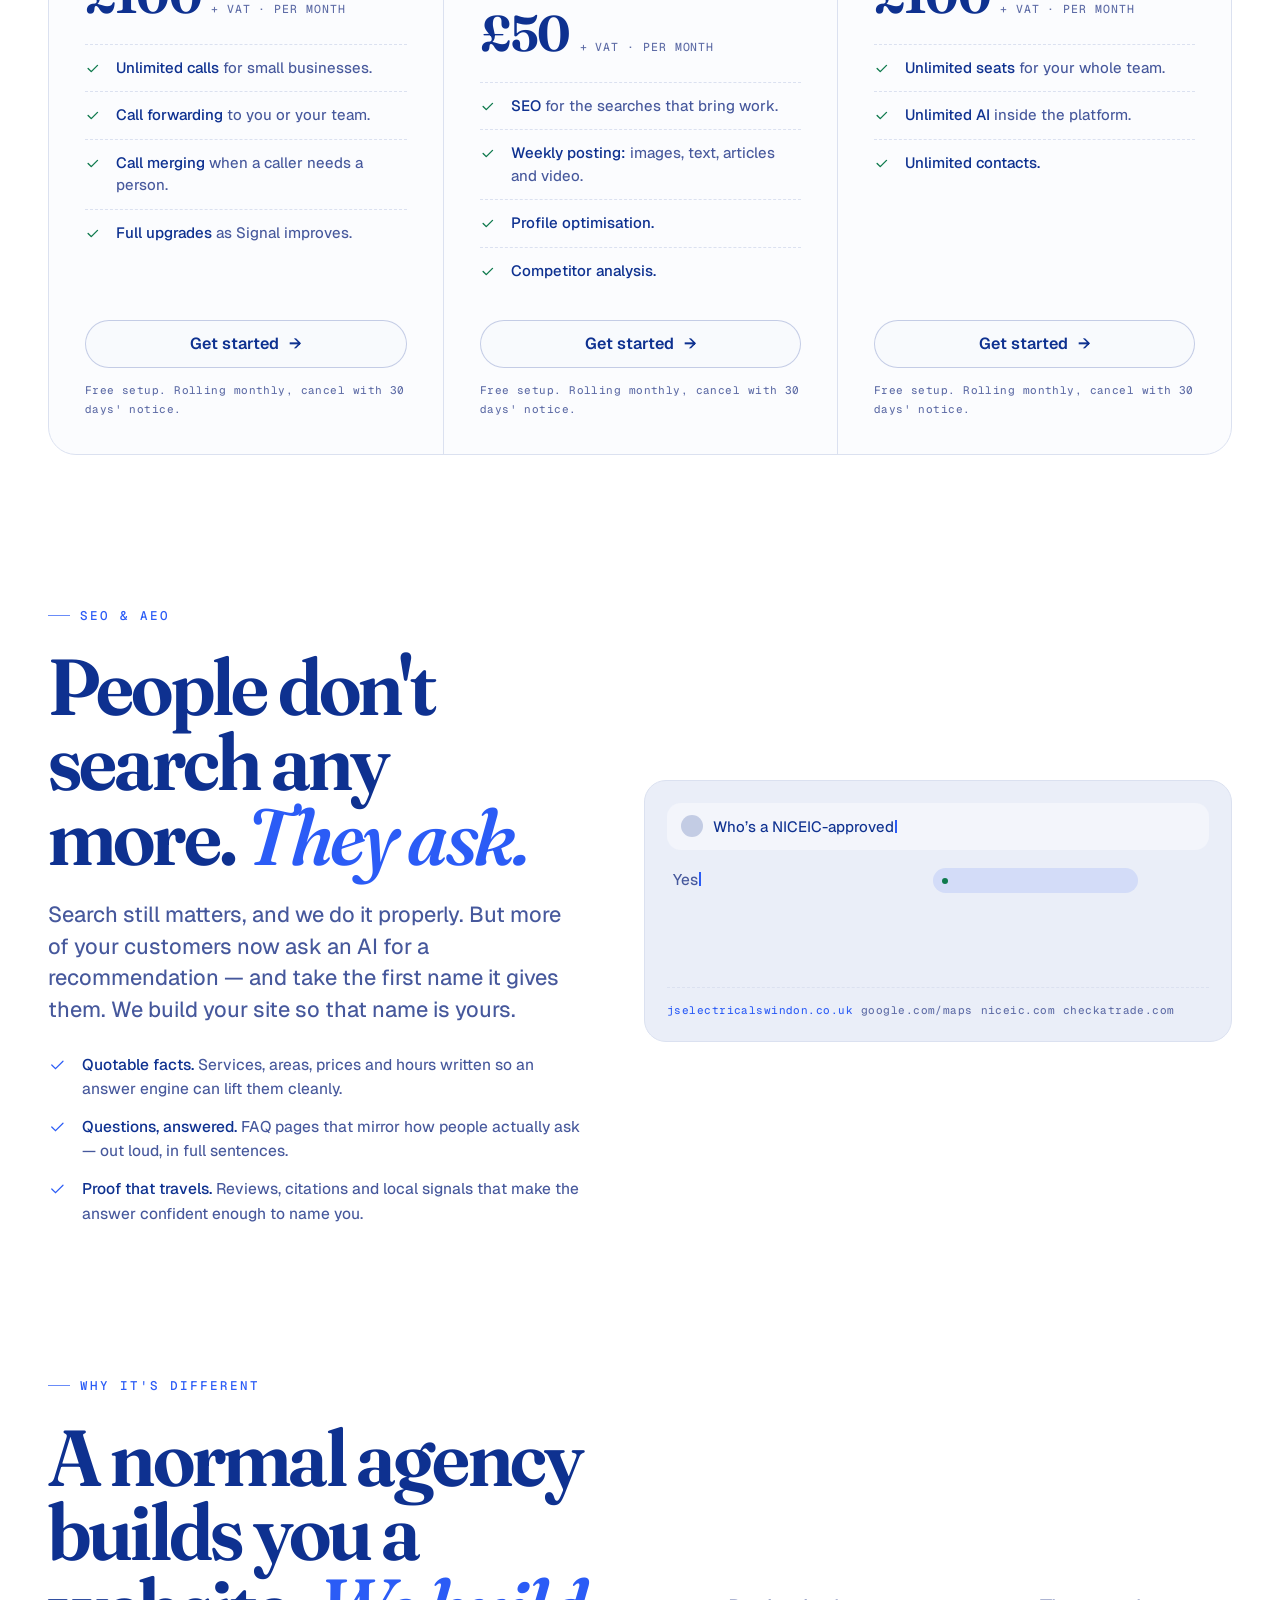
<file: leonardo-power-index.html>
<!doctype html>
<html lang="en-GB">
<head>
<meta charset="utf-8">
<meta name="viewport" content="width=device-width, initial-scale=1">
<title>Leonardo Power</title>
<script>document.documentElement.classList.add('js');try{var lpp=localStorage.getItem('lp-palette');if(lpp)document.documentElement.setAttribute('data-palette',lpp);}catch(e){}</script>
<meta name="description" content="Leonardo Power designs and builds websites for small businesses, then gives them a voice, a memory and a CRM — so your site talks to customers 24/7 and knows who's calling.">
<link rel="preconnect" href="https://fonts.googleapis.com">
<link rel="preconnect" href="https://fonts.gstatic.com" crossorigin>
<link rel="stylesheet" href="https://fonts.googleapis.com/css2?family=Fraunces:ital,opsz,wght,SOFT,WONK@0,9..144,300..900,0..100,0..1;1,9..144,300..900,0..100,0..1&family=Geist:wght@300..800&family=Geist+Mono:wght@400;500&display=swap">
<style>
/* ─────────────────────────────────────────────────────────
   LEONARDO POWER — tokens
   One committed visual world: a deep navy studio wall where
   the client sites carry all the colour.
   ───────────────────────────────────────────────────────── */
/* Semantic tokens. Four palettes ship; the switcher (bottom-left)
   sets data-palette on <html>. Client-site mock-ups, the chat
   widgets and the phone card keep their own fixed colours so the
   imagery always carries the colour, whatever the wall is painted. */
:root[data-palette="navy"]{
  --bg:#0a1128;   --bg-rgb:10 17 40;      /* page ground */
  --bg-2:#111b3d; --bg2-rgb:17 27 61;     /* sheets, panels */
  --bg-3:#070d1f;                         /* recessed: CRM, inputs, answer card */
  --line:#23305e; --line-2:#2f3f78;       /* hairlines */
  --field-line:#4a5a96;                   /* input boundary — 3:1 against the field fill */
  --fg:#f2eee4;   --fg-rgb:242 238 228;   /* primary text */
  --fg-2:#98a4c9; --fg-3:#7a85ac;         /* secondary / tertiary text */
  --accent:#9fb5ff; --accent-rgb:159 181 255; --accent-ink:#0a1128;
  --inverse-bg:#f2eee4; --inverse-fg:#0a1128;   /* solid contrast surfaces: primary button, stickers, logo */
  --live:#57d9a3; --live-rgb:87 217 163;
  --hot:#ffb39a;  --hot-rgb:255 150 120;
  --sh:3 7 24;                            /* shadow colour */
  color-scheme:dark;
}
:root[data-palette="royal"]{                 /* deep true blue, white type, gold accent */
  --bg:#0e3190;   --bg-rgb:14 49 144;
  --bg-2:#0b2878; --bg2-rgb:11 40 120;
  --bg-3:#092264;
  --line:#2a4bb0; --line-2:#3f61c8;
  --field-line:#5b76cc;
  --fg:#ffffff;   --fg-rgb:255 255 255;
  --fg-2:#c7d3ff; --fg-3:#8fa3ea;
  --accent:#ffd97a; --accent-rgb:255 217 122; --accent-ink:#0e1f4a;
  --inverse-bg:#ffffff; --inverse-fg:#0e3190;
  --live:#7af0bd; --live-rgb:122 240 189;
  --hot:#ffc2ad;  --hot-rgb:255 170 140;
  --sh:4 12 60;
  color-scheme:dark;
}
:root, :root[data-palette="paper"]{           /* default — white page, deep-blue type, electric-blue accent */
  --bg:#ffffff;   --bg-rgb:255 255 255;
  --bg-2:#f3f5fb; --bg2-rgb:243 245 251;
  --bg-3:#eaeef8;
  --line:#dbe1f0; --line-2:#c3cce4;
  --field-line:#7b86bb;
  --fg:#0e3190;   --fg-rgb:14 49 144;
  --fg-2:#46589c; --fg-3:#5e6ca6;
  --accent:#2b5cf6; --accent-rgb:43 92 246; --accent-ink:#ffffff;
  --inverse-bg:#0e3190; --inverse-fg:#ffffff;
  --live:#0f7a4d; --live-rgb:15 122 77;
  --hot:#b8432b;  --hot-rgb:184 67 43;
  --sh:14 30 90;
  color-scheme:light;
}
:root[data-palette="ink"]{
  --bg:#0b0b0e;   --bg-rgb:11 11 14;
  --bg-2:#15151a; --bg2-rgb:21 21 26;
  --bg-3:#070709;
  --line:#26262e; --line-2:#37373f;
  --field-line:#5a5a68;
  --fg:#f4f2ec;   --fg-rgb:244 242 236;
  --fg-2:#a4a4ae; --fg-3:#7f7f8b;
  --accent:#e9c46a; --accent-rgb:233 196 106; --accent-ink:#141412;
  --inverse-bg:#f4f2ec; --inverse-fg:#0b0b0e;
  --live:#57d9a3; --live-rgb:87 217 163;
  --hot:#ffb39a;  --hot-rgb:255 150 120;
  --sh:0 0 0;
  color-scheme:dark;
}
:root{
  --display:"Fraunces", "Iowan Old Style", "Palatino Linotype", Georgia, serif;
  --body:"Geist", "Helvetica Neue", Arial, system-ui, sans-serif;
  --mono:"Geist Mono", "SFMono-Regular", Menlo, Consolas, monospace;

  --max:1360px;
  --gutter:clamp(20px, 4vw, 48px);
  --r-sheet:28px;
  --r-card:18px;
  --r-tile:14px;
  --ease-out:cubic-bezier(.16,1,.3,1);
  --ease-swoop:cubic-bezier(.22,1.2,.36,1);
}
*{box-sizing:border-box}
html{scroll-behavior:smooth;-webkit-text-size-adjust:100%;
  /* The hero tiles poke past the right edge on phones. body's overflow-x
     alone didn't stop mobile browsers widening the page to fit them, which
     pushed every fixed bar (nav, cookie banner) off the screen. */
  overflow-x:clip}
body{
  margin:0;
  background:var(--bg);
  color:var(--fg);
  font-family:var(--body);
  font-size:18px;
  line-height:1.55;
  font-weight:450;
  transition:background-color .5s,color .5s;
  -webkit-font-smoothing:antialiased;
  overflow-x:hidden;
  /* faint studio-wall grain + a cool bloom near the top */
  background-image:
    radial-gradient(1200px 700px at 50% -10%, rgb(var(--accent-rgb) / .16), transparent 60%),
    radial-gradient(900px 600px at 90% 40%, rgb(var(--accent-rgb) / .08), transparent 60%);
  background-repeat:no-repeat;
}
a{color:inherit;text-decoration:none}
img,svg{display:block;max-width:100%}
button{font:inherit;color:inherit;background:none;border:0;cursor:pointer}
::selection{background:var(--accent);color:var(--accent-ink)}
:focus-visible{outline:2px solid var(--accent);outline-offset:3px;border-radius:6px}
.skip{position:absolute;left:-9999px;top:0;z-index:200;background:var(--inverse-bg);color:var(--inverse-fg);
  padding:12px 18px;border-radius:0 0 12px 0;font-weight:500;text-decoration:none}
.skip:focus{left:0}
.hp{position:absolute!important;left:-9999px;width:1px;height:1px;overflow:hidden}
.form-err:empty{display:none}
.form-err{color:var(--hot);font-size:14px;line-height:1.5;margin-top:-2px}

/* ── type roles ─────────────────────────────────────────── */
.display{
  font-family:var(--display);
  font-weight:640;
  font-variation-settings:"SOFT" 30, "WONK" 0;
  line-height:.94;
  letter-spacing:-.035em;
  text-wrap:balance;
  margin:0;
}
.display em{font-style:italic;font-weight:560;color:var(--accent)}
.h-xl{font-size:clamp(50px, 8vw, 112px);letter-spacing:-.045em;line-height:.9}
.h-lg{font-size:clamp(44px, 6.2vw, 88px)}
.h-md{font-size:clamp(34px, 4.4vw, 60px);line-height:1}
.h-sm{font-size:clamp(26px, 2.8vw, 36px);line-height:1.06;letter-spacing:-.025em}
.lead{font-size:clamp(19px, 1.7vw, 24px);line-height:1.45;color:var(--fg-2);max-width:58ch;margin:0;font-weight:450}
.lead strong{color:var(--fg);font-weight:600}
p{margin:0}
.eyebrow{
  font-family:var(--mono);
  font-size:12.5px;
  font-weight:500;
  letter-spacing:.16em;
  text-transform:uppercase;
  color:var(--accent);
  display:inline-flex;align-items:center;gap:10px;
  margin:0 0 24px;
}
.eyebrow::before{content:"";width:22px;height:1px;background:var(--accent);opacity:.7}
.mono{font-family:var(--mono);font-size:12.5px;letter-spacing:.02em}
.muted{color:var(--fg-2)}
.small{font-size:14.5px;line-height:1.5}

/* typing engine — every character is a span; hidden until typed */
html.js .type .ch{opacity:0}
html.js .type .ch.on{opacity:1}
.caret{
  display:inline-block;width:.06em;min-width:2px;height:.9em;margin-left:.04em;
  background:var(--accent);vertical-align:-.1em;
  animation:blink 1s steps(1) infinite;
}
@keyframes blink{50%{opacity:0}}
.w{display:inline-block;white-space:pre}

/* fly-ins — hidden only when JS runs */
html.js .fly{opacity:0;transform:var(--tf, translateY(40px));transition:opacity .9s var(--ease-out),transform 1.1s var(--ease-swoop);transition-delay:calc(var(--i,0) * 110ms)}
html.js .fly.in{opacity:1;transform:none}
.fly[data-from="left"]{--tf:translate(-90px,24px) rotate(-5deg)}
.fly[data-from="right"]{--tf:translate(90px,24px) rotate(5deg)}
.fly[data-from="up"]{--tf:translateY(70px)}
.fly[data-from="down"]{--tf:translateY(-70px) rotate(2deg)}
.fly[data-from="spin"]{--tf:translateY(60px) rotate(-10deg) scale(.9)}
.fly[data-from="far-left"]{--tf:translate(-38vw,-30px) rotate(-14deg) scale(.86)}
.fly[data-from="far-right"]{--tf:translate(38vw,-30px) rotate(14deg) scale(.86)}

/* ── layout ─────────────────────────────────────────────── */
.wrap{width:min(var(--max), 100% - 2*var(--gutter));margin-inline:auto}
/* the nav pill is fixed, so anchored sections need room to land under it */
main[id],section[id]{scroll-margin-top:96px}
.section{position:relative;padding:clamp(88px, 11vw, 160px) 0}
.section + .section{padding-top:0}
.head{display:grid;grid-template-columns:1.1fr .9fr;gap:40px clamp(32px,5vw,96px);align-items:end;margin-bottom:clamp(44px,5vw,72px)}
.head .lead{justify-self:start}
.head.right{grid-template-columns:.9fr 1.1fr}
.head.right .display{grid-column:2;grid-row:1}
.head.right > :not(.display){grid-column:1;grid-row:1}
.head.center{grid-template-columns:1fr;justify-items:center;text-align:center}
.head.center .lead{text-align:center}
@media (max-width:820px){
  .head,.head.right{grid-template-columns:1fr}
  .head.right .display,.head.right > :not(.display){grid-column:1;grid-row:auto}
  .head.right .display{order:2}
  .head.right > :not(.display){order:1}
}

/* ── buttons ─────────────────────────────────────────────── */
.btn{
  display:inline-flex;align-items:center;gap:10px;
  padding:14px 22px;border-radius:999px;
  font-weight:500;font-size:15.5px;line-height:1;
  border:1px solid transparent;
  transition:transform .35s var(--ease-out),background .25s,border-color .25s,color .25s;
  white-space:nowrap;
}
.btn:hover{transform:translateY(-2px)}
.btn:active{transform:translateY(0)}
.btn-primary{background:var(--inverse-bg);color:var(--inverse-fg)}
.btn-primary:hover{filter:brightness(1.08)}
.btn-ghost{border-color:rgb(var(--fg-rgb) / .22);color:var(--fg);background:rgb(var(--bg2-rgb) / .35)}
.btn-ghost:hover{border-color:rgb(var(--fg-rgb) / .5)}
.btn-signal{background:var(--accent);color:var(--accent-ink)}
.btn-signal:hover{filter:brightness(1.08)}
.btn{font-weight:600;font-size:16px;padding:15px 24px}
.btn .arr{display:inline-block;transition:transform .35s var(--ease-out)}
.btn:hover .arr{transform:translateX(4px)}
.btn .dot{width:8px;height:8px;border-radius:50%;background:var(--live);box-shadow:0 0 0 0 rgb(var(--live-rgb) / .5);animation:pulse 2.2s infinite}
@keyframes pulse{0%{box-shadow:0 0 0 0 rgb(var(--live-rgb) / .55)}70%{box-shadow:0 0 0 9px rgb(var(--live-rgb) / 0)}100%{box-shadow:0 0 0 0 rgb(var(--live-rgb) / 0)}}

/* ── pill nav ───────────────────────────────────────────── */
.nav{
  position:fixed;top:18px;left:50%;transform:translateX(-50%);z-index:60;
  display:flex;align-items:center;gap:6px;
  padding:8px 8px 8px 16px;border-radius:999px;
  background:rgb(var(--bg2-rgb) / .66);
  border:1px solid rgb(var(--fg-rgb) / .1);
  backdrop-filter:blur(16px) saturate(140%);-webkit-backdrop-filter:blur(16px) saturate(140%);
  box-shadow:0 10px 40px rgb(var(--sh) / .45);
  width:max-content;max-width:calc(100% - 24px);
  animation:navdrop 1.1s var(--ease-swoop) both;
}
@keyframes navdrop{from{transform:translate(-50%,-40px);opacity:0}to{transform:translate(-50%,0);opacity:1}}
.brand{display:flex;align-items:center;gap:10px;margin-right:14px}
.brand .mark{width:28px;height:28px;border-radius:50%;background:var(--inverse-bg);color:var(--inverse-fg);display:grid;place-items:center;overflow:hidden}
.brand .word{font-family:var(--display);font-size:21px;letter-spacing:-.025em;font-weight:640;line-height:1;white-space:nowrap}
.brand .word em{font-style:italic;font-weight:560;color:var(--accent)}
.nav-links{display:flex;gap:2px}
.nav-links a{padding:9px 13px;border-radius:999px;font-size:15px;font-weight:500;color:var(--fg-2);transition:color .2s,background .2s}
.nav-links a:hover,.nav-links a.current{color:var(--fg);background:rgb(var(--fg-rgb) / .07)}
.nav .btn{padding:10px 16px;font-size:14px;margin-left:6px}
.nav .btn span.short{display:none}
.nav-menu{display:none}
@media (max-width:900px){
  .nav-links{display:none}
  .nav-menu{display:inline-flex;justify-content:center;padding:10px 12px;border-radius:999px;color:var(--fg);font-size:14px;gap:8px;align-items:center;min-width:44px;min-height:44px}
  .nav-menu i{display:block;width:18px;height:1.5px;background:currentColor;box-shadow:0 5px 0 currentColor,0 -5px 0 currentColor}
  .nav .btn span.long{display:none}
  .nav .btn span.short{display:inline}
}
/* Nothing in the pill shrinks, so below ~430px it overflowed the screen and
   the Start button was clipped. Trim the wordmark first, drop it last. */
@media (max-width:430px){
  .nav{padding:8px 8px 8px 10px;gap:4px;max-width:calc(100% - 16px)}
  .brand{margin-right:6px;gap:8px}
  .brand .word{font-size:17px}
  .nav .btn{padding:11px 14px;margin-left:2px}
}
@media (max-width:395px){.brand .word{font-size:16px}}
@media (max-width:340px){.brand .word{display:none}}
.sheet-menu{position:fixed;inset:0;z-index:65;background:rgb(var(--bg-rgb) / .94);backdrop-filter:blur(18px);display:none;
  overflow:auto;overscroll-behavior:contain;-webkit-overflow-scrolling:touch;padding:84px 16px 32px}
.sheet-menu.open{display:flex;align-items:safe center;justify-content:center}
.sheet-menu nav{display:grid;gap:4px;text-align:center;width:100%}
.sheet-menu a{font-family:var(--display);font-weight:640;font-size:clamp(28px,7.5vw,42px);letter-spacing:-.03em;
  padding:12px 16px;color:var(--fg);border-radius:14px}
.sheet-menu a:hover{color:var(--accent)}
.sheet-menu .close{position:fixed;top:20px;right:16px;z-index:1;min-height:44px;padding:0 14px;display:inline-flex;align-items:center;
  border-radius:999px;background:rgb(var(--bg2-rgb) / .9);border:1px solid var(--line);
  font-family:var(--mono);font-size:12px;letter-spacing:.12em;text-transform:uppercase;color:var(--fg-2)}
@media (max-height:620px){.sheet-menu a{font-size:clamp(22px,5.5vw,30px);padding:8px 16px}}
/* while the menu is open, the floating pills would hover over it, alive-looking but inert */
.sheet-menu.open ~ .assist,.sheet-menu.open ~ .palette{opacity:0;visibility:hidden}

/* ── voice bars (used in brand mark, tiles, assistant) ── */
.voice{display:inline-flex;align-items:center;gap:2px;height:14px}
.voice i{display:block;width:2px;height:40%;border-radius:1px;background:currentColor;animation:voice 1.4s ease-in-out infinite}
.voice i:nth-child(2){animation-delay:-.2s}.voice i:nth-child(3){animation-delay:-.4s}.voice i:nth-child(4){animation-delay:-.6s}.voice i:nth-child(5){animation-delay:-.8s}
@keyframes voice{0%,100%{height:30%}50%{height:100%}}
.voice.still i{animation-play-state:paused;height:30%}
</style>
<style>
/* ── hero ───────────────────────────────────────────────── */
.hero{position:relative;padding:clamp(140px,17vh,190px) 0 0}
.hero-stage{position:relative;width:min(var(--max),100% - 2*var(--gutter));margin:auto;min-height:860px}
.hero-copy{position:relative;z-index:2;text-align:center;max-width:1080px;margin:0 auto;padding-top:16px}
.hero-copy .eyebrow{justify-content:center}
.hero-copy .lead{margin:36px auto 0;max-width:54ch;text-align:center}
.hero-cta{display:flex;gap:12px;justify-content:center;flex-wrap:wrap;margin-top:40px}
.hero-copy .h-xl .cycle{color:var(--accent);font-style:italic;font-weight:560}
.hero-badge{margin-top:28px;display:flex;justify-content:center}
.hero-note{margin-top:22px;font-family:var(--mono);font-size:12px;letter-spacing:.08em;color:var(--fg-3);text-transform:uppercase}

/* The hero must not wait for JS. These animate from CSS alone, so the
   promise and the buttons are on screen at first paint rather than at boot. */
html.js .hero-copy .fly{opacity:1;transform:none;animation:hero-in .9s var(--ease-swoop) both;animation-delay:calc(var(--i,0) * 12ms)}
@keyframes hero-in{from{opacity:0;transform:translateY(34px)}to{opacity:1;transform:none}}
.cycle{transition:opacity .22s var(--ease-out)}
.cycle.swap{opacity:0}

/* Phones: fewer, shorter lines above the buttons, and body copy that reads
   left-aligned instead of ragged on both edges. */
@media (max-width:600px){
  .hero-copy .lead{text-align:left;margin-top:24px}
  .hero-copy .eyebrow{display:block;text-align:center;line-height:1.6}
  .hero-copy .eyebrow::before{display:none}
  .hero-badge{margin-top:20px}
  .hero-cta{margin-top:28px}
}
@media (max-width:430px){
  .hero{padding-top:96px}
  .hero-copy .h-xl{font-size:clamp(38px,11vw,50px)}
}
/* Short phones (SE, older Androids): the buttons still have to be on the
   first screen, so take the spare height out of the gaps. */
@media (max-width:430px) and (max-height:700px){
  .hero{padding-top:84px}
  .hero-copy .lead{margin-top:20px;font-size:17px}
  .hero-badge{margin-top:12px}
  .hero-cta{margin-top:20px}
}

.tiles{position:absolute;inset:0;pointer-events:none;z-index:1}
.tile{
  position:absolute;left:var(--x);top:var(--y);width:var(--w);
  pointer-events:auto;opacity:0;
  animation:swoop 1.6s var(--ease-swoop) both;animation-delay:var(--d,0s);
  transform:rotate(var(--r,0deg));
}
@keyframes swoop{
  from{opacity:0;transform:translate(var(--sx,0),var(--sy,60vh)) rotate(var(--sr,-20deg)) scale(.7)}
  to{opacity:1;transform:translate(0,0) rotate(var(--r,0deg)) scale(1)}
}
.tile-par{will-change:transform;transition:transform .25s ease-out}
.tile-bob{animation:bob var(--bd,7s) ease-in-out var(--bdl,0s) infinite alternate}
@keyframes bob{from{transform:translateY(-7px) rotate(-.5deg)}to{transform:translateY(9px) rotate(.6deg)}}
.tile .site,.tile .shot{transition:transform .6s var(--ease-out),box-shadow .6s}
.tile:hover .site,.tile:hover .shot{transform:scale(1.045) rotate(.5deg);box-shadow:0 60px 100px -30px rgb(var(--sh) / .95),0 0 0 1px rgb(var(--fg-rgb) / .18)}
/* stickers — small rotated labels that fly in */
.sticker{
  display:inline-flex;align-items:center;gap:8px;
  padding:9px 14px;border-radius:999px;
  background:var(--inverse-bg);color:var(--inverse-fg);
  font-family:var(--mono);font-size:12px;letter-spacing:.08em;text-transform:uppercase;font-weight:500;
  box-shadow:0 14px 30px -12px rgb(var(--sh) / .8);
  transform:rotate(var(--rot,-4deg));white-space:nowrap;
}
.sticker.signal{background:var(--accent);color:var(--accent-ink)}
.sticker .dot{width:7px;height:7px;border-radius:50%;background:var(--live);animation:pulse 2.2s infinite}
/* CRM mini card floating in the hero */
.mini-crm{
  background:var(--bg-2);border:1px solid var(--line);border-radius:14px;padding:14px 16px;
  font-family:var(--mono);font-size:11.5px;color:var(--fg-2);line-height:1.7;
  box-shadow:0 30px 60px -24px rgb(var(--sh) / .9);
}
.mini-crm b{color:var(--fg);font-weight:500}
.mini-crm .k{color:var(--fg-3);letter-spacing:.08em;text-transform:uppercase;font-size:10px}
.mini-crm .pill{display:inline-block;padding:2px 8px;border-radius:999px;background:rgb(var(--live-rgb) / .14);color:var(--live);font-size:10.5px}

@media (max-width:900px){
  .hero{padding-top:120px}
  .hero-stage{min-height:0}
  .tiles{position:relative;inset:auto;display:flex;gap:16px;overflow-x:auto;padding:48px 0 24px;margin:0 calc(-1*var(--gutter));padding-inline:var(--gutter);scroll-snap-type:x proximity;scrollbar-width:none}
  .tiles::-webkit-scrollbar{display:none}
  .tile{position:relative;left:auto;top:auto;flex:0 0 min(230px,66vw);width:auto;scroll-snap-align:center}
  .tile.m-hide{display:none}
  .tile-bob{animation:none}
}

/* ── ticker ─────────────────────────────────────────────── */
.ticker{
  margin-top:clamp(40px,7vw,110px);padding:18px 0;
  border-top:1px solid var(--line);border-bottom:1px solid var(--line);
  overflow:hidden;
  -webkit-mask-image:linear-gradient(90deg,transparent,#000 10%,#000 90%,transparent);mask-image:linear-gradient(90deg,transparent,#000 10%,#000 90%,transparent);
}
.ticker-track{display:flex;width:max-content;animation:tick 48s linear infinite}
.ticker:hover .ticker-track{animation-play-state:paused}
.ticker-track ul{display:flex;gap:0;margin:0;padding:0;list-style:none}
.ticker-track li{display:flex;align-items:center;gap:36px;padding-right:36px;font-family:var(--display);font-weight:560;font-size:clamp(20px,2vw,27px);letter-spacing:-.02em;color:var(--fg-2);white-space:nowrap}
.ticker-track li::after{content:"";width:6px;height:6px;border-radius:50%;background:var(--accent);flex:none}
.ticker-track li em{color:var(--fg);font-style:italic}
@keyframes tick{to{transform:translateX(-50%)}}

/* ── the front desk — flow story ─────────────────────────────── */
.flow{position:relative;max-width:1180px;margin:0 auto;padding:20px 0}
.flow-path{position:absolute;left:50%;top:0;height:100%;width:260px;transform:translateX(-50%);overflow:visible;pointer-events:none}
.flow-path path{fill:none;stroke-width:1.5;stroke-linecap:round}
.flow-path .rail{stroke:var(--line)}
.flow-path .ink{stroke:var(--accent);stroke-dasharray:1;stroke-dashoffset:1}
.step{position:relative;display:grid;grid-template-columns:1fr 120px 1fr;align-items:center;gap:0 12px;padding:clamp(26px,4vw,52px) 0}
.step .stepcard{grid-column:1;justify-self:end;max-width:460px;text-align:right}
.step:nth-child(even) .stepcard{grid-column:3;justify-self:start;text-align:left}
.step .stepcard .time{font-family:var(--mono);font-size:12px;letter-spacing:.1em;color:var(--accent);text-transform:uppercase;display:block;margin-bottom:10px}
.step .stepcard h3{margin:0 0 10px}
.step .stepcard p{color:var(--fg-2);font-size:17px;line-height:1.55}
.step .node{grid-column:2;grid-row:1;justify-self:center;width:14px;height:14px;border-radius:50%;background:var(--bg);border:1.5px solid var(--line-2);transition:background .5s,border-color .5s,box-shadow .6s}
.step .node.lit{background:var(--accent);border-color:var(--accent);box-shadow:0 0 0 8px rgb(var(--accent-rgb) / .14),0 0 30px rgb(var(--accent-rgb) / .5)}
.step .art{grid-column:3;justify-self:start;max-width:400px;width:100%}
.step:nth-child(even) .art{grid-column:1;justify-self:end}
.flow-end{text-align:center;padding:40px 0 0;position:relative}
.flow-end .display{max-width:22ch;margin:0 auto}
@media (max-width:820px){
  .flow-path{left:22px;transform:none;width:60px}
  .step{grid-template-columns:44px 1fr;gap:0 10px;padding:22px 0}
  .step .stepcard,.step:nth-child(even) .stepcard{grid-column:2;text-align:left;justify-self:start;max-width:none}
  .step .node{grid-column:1;grid-row:1;align-self:start;margin-top:6px}
  .step .art,.step:nth-child(even) .art{grid-column:2;justify-self:start;margin-top:16px}
}

/* ── chat + call cards (the flow story, and the assistant panel) ────── */
.sheet{background:var(--bg-2);border:1px solid var(--line);border-radius:var(--r-sheet);padding:clamp(20px,3vw,40px)}
.chat{
  background:#fff;color:#0d1326;border-radius:18px;padding:12px;
  box-shadow:0 30px 60px -20px rgba(0,0,0,.5);
  font-size:13.5px;line-height:1.4;
}
.chat-log{display:flex;flex-direction:column;justify-content:flex-end;gap:6px;min-height:150px}
.msg{max-width:88%;padding:9px 12px;border-radius:15px;animation:msgin .5s var(--ease-swoop) both}
.msg.ai{background:#eef1ff;border-bottom-left-radius:5px;align-self:flex-start}
.msg.me{background:#0d1326;color:#fff;border-bottom-right-radius:5px;align-self:flex-end}
.msg.typing{display:flex;gap:4px;padding:11px 14px}
.msg.typing i{width:6px;height:6px;border-radius:50%;background:#8a92b8;animation:dots 1s infinite}
.msg.typing i:nth-child(2){animation-delay:.15s}.msg.typing i:nth-child(3){animation-delay:.3s}
@keyframes dots{0%,100%{transform:translateY(0);opacity:.4}50%{transform:translateY(-4px);opacity:1}}
@keyframes msgin{from{opacity:0;transform:translateY(10px) scale(.96)}to{opacity:1;transform:none}}
.pill{display:inline-block;padding:3px 10px;border-radius:999px;font-family:var(--mono);font-size:11px;letter-spacing:.06em;background:rgb(var(--accent-rgb) / .14);color:var(--accent);animation:msgin .4s var(--ease-swoop) both}
.crm-call{
  position:absolute;inset:auto 14px 14px 14px;
  background:#f2eee4;color:#0a1128;border-radius:14px;padding:14px 16px;
  display:grid;grid-template-columns:auto 1fr;gap:4px 14px;align-items:center;
  transform:translateY(120%);transition:transform .7s var(--ease-swoop);
  box-shadow:0 20px 50px -20px rgb(var(--sh) / .8);
}
.crm-call.show{transform:none}
.crm-call .ring{grid-row:1/3;width:40px;height:40px;border-radius:50%;background:var(--live);display:grid;place-items:center;animation:ring .9s ease-in-out infinite}
.crm-call .ring svg{width:18px;height:18px}
@keyframes ring{0%,100%{transform:rotate(0)}20%{transform:rotate(-12deg)}40%{transform:rotate(10deg)}60%{transform:rotate(-8deg)}80%{transform:rotate(6deg)}}
.crm-call b{font-weight:500;font-size:15px}
.crm-call span{font-family:var(--mono);font-size:11.5px;color:#4b5375;letter-spacing:.03em}

/* ── work ───────────────────────────────────────────────── */
.work{display:grid;grid-template-columns:repeat(6,1fr);gap:clamp(28px,4vw,56px) clamp(16px,2.6vw,32px);align-items:start}
.piece{transform:rotate(var(--rot,0deg));transition:transform .7s var(--ease-out)}
.piece:hover{transform:rotate(0) translateY(-8px)}
.piece .cap{display:flex;justify-content:space-between;align-items:baseline;gap:14px;margin-top:16px}
.piece .cap b{font-family:var(--display);font-weight:640;font-size:24px;letter-spacing:-.025em}
.piece .cap .tag{font-family:var(--mono);font-size:11px;letter-spacing:.1em;text-transform:uppercase;color:var(--fg-3);white-space:nowrap}
.piece .does{margin-top:6px;color:var(--fg-2);font-size:14.5px;line-height:1.5;max-width:44ch}
.piece .does b{color:var(--fg);font-weight:500}
.w1{grid-column:1/4}
.w2{grid-column:4/7;margin-top:90px}
.w3{grid-column:1/3;margin-top:-30px}
.w4{grid-column:3/6;margin-top:30px}
.w-note{grid-column:6/7;align-self:center;justify-self:center;margin-top:30px}
.w5{grid-column:2/4}
.w6{grid-column:4/7;margin-top:70px}
.w7{grid-column:1/3;margin-top:20px}
.w8{grid-column:3/6;margin-top:-20px}
.w9{grid-column:1/4;margin-top:40px}
.w10{grid-column:4/7;margin-top:-30px}
.w11{grid-column:2/5;margin-top:10px}
.w12{grid-column:3/6;margin-top:40px}
.w13{grid-column:1/7;margin-top:50px}
/* website + app pair: the browser shot beside a phone walkthrough, bottoms aligned */
.duo{display:grid;grid-template-columns:minmax(0,1fr) minmax(200px,.38fr);gap:clamp(16px,2.6vw,32px);align-items:end}
.player.phone,.player.phone video{background:#f5f2eb}
.player.phone video{aspect-ratio:720/1564}
.piece .does+.does{margin-top:4px}
@media (max-width:820px){
  .work{grid-template-columns:1fr}
  .w1,.w2,.w3,.w4,.w5,.w6,.w7,.w8,.w9,.w10,.w11,.w12,.w13,.w-note{grid-column:1;margin-top:0}
  .w-note{justify-self:start}
  .duo{grid-template-columns:1fr}
  .player.phone{width:min(100%,300px);justify-self:center}
  /* a long tag must not widen the whole column: let it wrap under the name */
  .piece .cap{flex-wrap:wrap}
  .piece .cap .tag{white-space:normal}
}

/* real screenshots of live client sites, in a browser frame */
.shot{
  position:relative;display:block;overflow:hidden;text-decoration:none;color:inherit;
  border-radius:var(--r-tile);container-type:inline-size;background:var(--bg-2);
  box-shadow:0 40px 80px -30px rgb(var(--sh) / .85),0 0 0 1px rgb(var(--fg-rgb) / .12);
  transition:box-shadow .6s var(--ease-out);
}
.shot-bar{display:flex;align-items:center;gap:1.4cqw;height:7.6cqw;padding:0 3.4cqw;background:#e7eaef;border-bottom:1px solid rgb(0 0 0 / .07)}
.shot-bar i{width:1.9cqw;height:1.9cqw;border-radius:50%;background:rgb(0 0 0 / .15)}
.shot-bar span{margin:0 auto;font-family:var(--mono);font-size:2.5cqw;letter-spacing:.02em;color:rgb(0 0 0 / .62);white-space:nowrap;overflow:hidden}
.shot img{display:block;width:100%;height:auto;aspect-ratio:4/3;object-fit:cover;object-position:top center;background:#fff}
.shot .visit{
  position:absolute;right:3.4cqw;bottom:3.4cqw;
  font-family:var(--mono);font-size:2.4cqw;letter-spacing:.08em;text-transform:uppercase;font-weight:500;
  background:var(--inverse-bg);color:var(--inverse-fg);
  padding:1.5cqw 2.8cqw;border-radius:99cqw;
  opacity:0;transform:translateY(8px);transition:opacity .4s,transform .4s var(--ease-out);
}
.piece:hover .shot{box-shadow:0 60px 100px -30px rgb(var(--sh) / .95),0 0 0 1px rgb(var(--fg-rgb) / .2)}
.piece:hover .visit,.shot:focus-visible .visit{opacity:1;transform:none}
.shot:focus-visible{outline:2px solid var(--accent);outline-offset:3px}
@media (hover:none){.shot .visit{opacity:1;transform:none}}

/* ── included ───────────────────────────────────────────── */
.incl{display:grid;grid-template-columns:repeat(3,1fr);gap:18px}
.card{background:var(--bg-2);border:1px solid var(--line);border-radius:var(--r-card);padding:26px 26px 28px;transition:border-color .3s,transform .5s var(--ease-out)}
.card:hover{border-color:var(--line-2);transform:translateY(-4px)}
.card .ico{width:40px;height:40px;border-radius:12px;background:rgb(var(--accent-rgb) / .1);color:var(--accent);display:grid;place-items:center;margin-bottom:22px;transition:transform .5s var(--ease-swoop)}
.card:hover .ico{transform:rotate(-8deg) scale(1.08)}
.card .ico svg{width:20px;height:20px;fill:none;stroke:currentColor;stroke-width:1.6;stroke-linecap:round;stroke-linejoin:round}
.card h3{margin:0 0 10px}
.card p{color:var(--fg-2);font-size:16.5px;line-height:1.55}
.card .foot{margin-top:18px;font-family:var(--mono);font-size:11px;letter-spacing:.1em;text-transform:uppercase;color:var(--fg-3)}

/* ── the six service icons, each moving the way its service does ──
   They run once as the card arrives and again on hover/focus (the
   .go class is removed and re-added in JS to restart them). The
   reduced-motion block below collapses every one to its end state. */
.card .ico svg [class]{transform-box:view-box;transform-origin:center}
.i-build .nib,.i-build .cap,.i-aeo .bubble,.i-memory .side,.i-care .beat{stroke-dasharray:1;stroke-dashoffset:0}
@keyframes ico-draw{from{stroke-dashoffset:1}to{stroke-dashoffset:0}}
@keyframes ico-bar{0%,100%{transform:scaleY(.32)}50%{transform:scaleY(1)}}
@keyframes ico-ring{0%{opacity:.15;transform:translateY(-2.5px)}55%,100%{opacity:1;transform:none}}
@keyframes ico-scan{0%{transform:translate(-3.4px,2.2px) scale(.9)}45%{transform:translate(3px,-2px) scale(1.06)}100%{transform:none}}
@keyframes ico-spark{0%{transform:scale(.15) rotate(-70deg);opacity:0}65%{transform:scale(1.18) rotate(10deg);opacity:1}100%{transform:none;opacity:1}}

.card.in .i-build .nib,.ico.go .i-build .nib{animation:ico-draw .9s var(--ease-out) both}
.card.in .i-build .cap,.ico.go .i-build .cap{animation:ico-draw .35s var(--ease-out) .7s both}
.card.in .i-voice line,.ico.go .i-voice line{animation:ico-bar .62s ease-in-out 3}
.card.in .i-voice line:nth-child(2),.ico.go .i-voice line:nth-child(2){animation-delay:.09s}
.card.in .i-voice line:nth-child(3),.ico.go .i-voice line:nth-child(3){animation-delay:.18s}
.card.in .i-voice line:nth-child(4),.ico.go .i-voice line:nth-child(4){animation-delay:.27s}
.card.in .i-voice line:nth-child(5),.ico.go .i-voice line:nth-child(5){animation-delay:.36s}
.card.in .i-memory .side,.ico.go .i-memory .side{animation:ico-draw .7s var(--ease-out) both}
.card.in .i-memory .r1,.ico.go .i-memory .r1{animation:ico-ring .5s var(--ease-out) .1s both}
.card.in .i-memory .r2,.ico.go .i-memory .r2{animation:ico-ring .5s var(--ease-out) .34s both}
.card.in .i-seo .lens,.ico.go .i-seo .lens{animation:ico-scan 1.15s var(--ease-swoop) both}
.card.in .i-aeo .bubble,.ico.go .i-aeo .bubble{animation:ico-draw .8s var(--ease-out) both}
.card.in .i-aeo .spark,.ico.go .i-aeo .spark{animation:ico-spark .6s var(--ease-swoop) .55s both}
.card.in .i-care .beat,.ico.go .i-care .beat{animation:ico-draw 1s var(--ease-out) both}
@media (max-width:900px){.incl{grid-template-columns:1fr 1fr}}
@media (max-width:600px){.incl{grid-template-columns:1fr}}

/* ── AEO ────────────────────────────────────────────────── */
.aeo{display:grid;grid-template-columns:.95fr 1.05fr;gap:clamp(32px,5vw,80px);align-items:center}
.answer{background:var(--bg-3);border:1px solid var(--line);border-radius:22px;padding:22px;position:relative;transform:rotate(1.2deg)}
.answer .q{display:flex;gap:10px;align-items:flex-start;padding:12px 14px;border-radius:14px;background:var(--bg-2);font-size:15px;color:var(--fg)}
.answer .q i{width:22px;height:22px;border-radius:50%;background:var(--line-2);flex:none}
.answer .a{padding:18px 6px 6px;font-size:15.5px;line-height:1.6;color:var(--fg-2)}
.answer .a b{color:var(--fg);font-weight:500}
.answer .cite{display:inline-flex;align-items:center;gap:6px;padding:3px 9px;border-radius:999px;background:rgb(var(--accent-rgb) / .12);color:var(--accent);font-family:var(--mono);font-size:11.5px;vertical-align:middle;margin:0 2px}
.answer .cite::before{content:"";width:6px;height:6px;border-radius:50%;background:var(--live)}
.answer .src{display:flex;gap:8px;flex-wrap:wrap;margin-top:14px;padding-top:14px;border-top:1px dashed var(--line)}
.answer .src span{font-family:var(--mono);font-size:11px;color:var(--fg-3);letter-spacing:.04em}
.answer .src span.me{color:var(--accent)}
.aeo-list{display:grid;gap:14px;margin-top:28px}
.aeo-list div{display:grid;grid-template-columns:22px 1fr;gap:12px;color:var(--fg-2);font-size:15.5px}
.aeo-list div b{color:var(--fg);font-weight:500}
.aeo-list svg{width:18px;height:18px;margin-top:3px;stroke:var(--accent);fill:none;stroke-width:1.6;stroke-linecap:round}
@media (max-width:820px){.aeo{grid-template-columns:1fr}.answer{transform:none}}

/* ── compare ────────────────────────────────────────────── */
.compare{display:grid;grid-template-columns:1fr 1fr;border:1px solid var(--line);border-radius:var(--r-sheet);overflow:hidden}
.compare .col{padding:clamp(22px,3vw,40px)}
.compare .col.them{background:rgb(var(--bg2-rgb) / .45);color:var(--fg-2)}
.compare .col.us{background:var(--bg-2);border-left:1px solid var(--line)}
.compare h3{margin:0 0 22px;display:flex;align-items:center;gap:10px}
.compare .col.them h3{color:var(--fg-3)}
.compare ul{list-style:none;margin:0;padding:0;display:grid;gap:0}
.compare li{padding:14px 0;border-top:1px dashed var(--line);font-size:15.5px;line-height:1.5;display:grid;grid-template-columns:22px 1fr;gap:12px}
.compare li svg{width:16px;height:16px;margin-top:4px;stroke-width:1.8;stroke-linecap:round;stroke-linejoin:round;fill:none}
.compare .them li svg{stroke:var(--fg-3)}
.compare .us li svg{stroke:var(--live)}
.compare .us li b{color:var(--fg);font-weight:500}
@media (max-width:760px){.compare{grid-template-columns:1fr}.compare .col.us{border-left:0;border-top:1px solid var(--line)}}

/* ── process ────────────────────────────────────────────── */
.process{display:grid;grid-template-columns:repeat(4,1fr);gap:22px;position:relative}
.process::before{content:"";position:absolute;left:4%;right:4%;top:37px;border-top:1px dashed var(--line-2);z-index:0}
.pstep{position:relative;z-index:1;padding-top:74px}
.pstep .n{position:absolute;top:8px;left:0;width:58px;height:58px;border-radius:50%;background:var(--bg);border:1px solid var(--line-2);display:grid;place-items:center;font-family:var(--display);font-style:italic;font-size:26px;color:var(--accent);font-weight:600}
.pstep h3{margin:0 0 8px}
.pstep p{color:var(--fg-2);font-size:15.5px;line-height:1.55}
.pstep .dur{margin-top:14px;font-family:var(--mono);font-size:11px;letter-spacing:.1em;text-transform:uppercase;color:var(--fg-3)}
@media (max-width:900px){.process{grid-template-columns:1fr 1fr}.process::before,.process::after{display:none}}
@media (max-width:560px){.process{grid-template-columns:1fr}}

/* ── studio ─────────────────────────────────────────────── */
.studio{display:grid;grid-template-columns:1.1fr .9fr;gap:clamp(32px,5vw,80px);align-items:center}
.studio-pic{border-radius:var(--r-sheet);overflow:hidden;
  box-shadow:0 44px 90px -36px rgb(var(--sh) / .85),0 0 0 1px rgb(var(--fg-rgb) / .1)}
.studio-pic img{display:block;width:100%;height:auto;aspect-ratio:4/5;object-fit:cover;background:var(--bg-2)}
.team{display:grid;grid-template-columns:repeat(4,1fr);gap:clamp(16px,2.2vw,28px);margin-top:clamp(52px,6vw,90px)}
.team figure{margin:0}
.team img{display:block;width:100%;height:auto;aspect-ratio:4/5;object-fit:cover;
  border-radius:var(--r-card);background:var(--bg-2)}
.team figcaption{margin-top:15px}
.team b{display:block;font-family:var(--display);font-size:21px;font-weight:640;letter-spacing:-.025em}
.team .role{display:block;font-family:var(--mono);font-size:11px;letter-spacing:.09em;
  text-transform:uppercase;color:var(--fg-3);margin-top:6px}
.team p{margin-top:10px;color:var(--fg-2);font-size:14px;line-height:1.55}
@media (max-width:900px){.team{grid-template-columns:repeat(2,1fr)}}
@media (max-width:520px){.team{grid-template-columns:1fr;max-width:340px}}
.facts{display:grid;grid-template-columns:repeat(3,1fr);gap:18px;margin-top:34px}
.facts div{border-top:1px solid var(--line);padding-top:12px}
.facts b{display:block;font-family:var(--display);font-size:38px;letter-spacing:-.03em;font-weight:640;line-height:1}
.facts span{display:block;color:var(--fg-2);font-size:13.5px;margin-top:6px}
@media (max-width:820px){.studio{grid-template-columns:1fr}}
@media (max-width:560px){.facts{grid-template-columns:1fr 1fr}}

/* ── testimonials ───────────────────────────────────────── */
.vquotes{display:grid;grid-template-columns:repeat(12,1fr);gap:clamp(30px,3.6vw,52px) clamp(16px,2.4vw,30px);align-items:start}
.vq1{grid-column:1/8}
.vq2{grid-column:8/13;margin-top:58px}
.vq3{grid-column:1/7;margin-top:6px}
.vq4{grid-column:7/13;margin-top:-26px}
.vquote{margin:0;transform:rotate(var(--rot,0deg));transition:transform .7s var(--ease-out)}
.vquote:hover,.vquote:focus-within{transform:rotate(0)}
.vquote blockquote{margin:0 0 20px;font-family:var(--display);font-weight:560;letter-spacing:-.03em;line-height:1.14;font-size:clamp(25px,2.9vw,37px);text-wrap:balance}
.vq2 blockquote,.vq3 blockquote,.vq4 blockquote{font-size:clamp(22px,2.1vw,28px)}
.player{position:relative;border-radius:var(--r-tile);overflow:hidden;background:#0a0a0c;
  box-shadow:0 40px 80px -34px rgb(var(--sh) / .85),0 0 0 1px rgb(var(--fg-rgb) / .12)}
.player video{display:block;width:100%;height:auto;aspect-ratio:16/9;background:#0a0a0c}
.play{position:absolute;inset:0;width:100%;padding:0;border:0;cursor:pointer;
  display:grid;place-items:center;color:#fff;font:inherit;
  background:radial-gradient(60% 60% at 50% 46%,rgb(0 0 0 / .34),rgb(0 0 0 / .06) 70%,transparent);
  transition:background .35s}
.play:hover{background:radial-gradient(64% 64% at 50% 46%,rgb(0 0 0 / .42),rgb(0 0 0 / .1) 72%,transparent)}
.play .disc{width:clamp(52px,7cqw,68px);height:clamp(52px,7cqw,68px);border-radius:50%;
  display:grid;place-items:center;background:rgb(255 255 255 / .24);border:1px solid rgb(255 255 255 / .62);
  -webkit-backdrop-filter:blur(6px);backdrop-filter:blur(6px);
  transition:transform .45s var(--ease-swoop),background .3s}
.play .disc svg{width:21px;height:21px;fill:#fff;margin-left:3px}
.play:hover .disc{transform:scale(1.09);background:rgb(255 255 255 / .3)}
.play .len{position:absolute;right:11px;bottom:10px;font-family:var(--mono);font-size:11px;letter-spacing:.06em;
  background:rgb(0 0 0 / .6);color:#fff;padding:4px 8px;border-radius:6px}
.play:focus-visible{outline:2px solid var(--accent);outline-offset:-5px;border-radius:var(--r-tile)}
.player.playing .play{display:none}
.vquote figcaption{margin-top:15px;display:flex;align-items:baseline;gap:12px;flex-wrap:wrap}
.vquote figcaption b{font-weight:500;font-size:15.5px}
.vquote figcaption span{font-family:var(--mono);font-size:11px;letter-spacing:.09em;text-transform:uppercase;color:var(--fg-3)}
@media (max-width:900px){
  .vquotes{grid-template-columns:1fr}
  .vq1,.vq2,.vq3,.vq4{grid-column:1;margin-top:0}
  .vq2 blockquote,.vq3 blockquote,.vq4 blockquote{font-size:clamp(22px,5.6vw,28px)}
}

/* ── faq ────────────────────────────────────────────────── */
.faq{max-width:820px;margin:0 auto}
.faq details{border-top:1px solid var(--line)}
.faq details:last-child{border-bottom:1px solid var(--line)}
.faq summary{list-style:none;cursor:pointer;display:flex;align-items:center;justify-content:space-between;gap:20px;padding:22px 0;font-family:var(--display);font-size:clamp(21px,2.3vw,27px);letter-spacing:-.02em;font-weight:560;line-height:1.2}
.faq summary::-webkit-details-marker{display:none}
.faq summary .plus{width:30px;height:30px;border-radius:50%;border:1px solid var(--line-2);position:relative;flex:none;transition:transform .5s var(--ease-swoop),background .3s}
.faq summary .plus::before,.faq summary .plus::after{content:"";position:absolute;left:50%;top:50%;width:12px;height:1.5px;background:var(--fg);transform:translate(-50%,-50%)}
.faq summary .plus::after{transform:translate(-50%,-50%) rotate(90deg)}
.faq details[open] summary .plus{transform:rotate(135deg);background:var(--accent);border-color:var(--accent)}
.faq details[open] summary .plus::before,.faq details[open] summary .plus::after{background:var(--accent-ink)}
.faq .ans{padding:0 0 26px;color:var(--fg-2);font-size:16px;line-height:1.6;max-width:62ch}

/* ── contact ────────────────────────────────────────────── */
.contact{display:grid;grid-template-columns:1fr 1fr;gap:clamp(32px,5vw,80px);align-items:start}
.contact .ways{display:grid;gap:14px;margin-top:30px}
.contact .ways a{display:flex;align-items:center;gap:14px;padding:16px 18px;border:1px solid var(--line);border-radius:16px;transition:border-color .3s,transform .4s var(--ease-out)}
.contact .ways a:hover{border-color:var(--line-2);transform:translateX(4px)}
.contact .ways a .ico{width:38px;height:38px;border-radius:12px;background:rgb(var(--accent-rgb) / .1);color:var(--accent);display:grid;place-items:center;flex:none}
.contact .ways a .ico svg{width:18px;height:18px;fill:none;stroke:currentColor;stroke-width:1.6;stroke-linecap:round;stroke-linejoin:round}
.contact .ways a b{display:block;font-weight:500;font-size:15px}
.contact .ways a span{display:block;color:var(--fg-2);font-size:13.5px}
.form{display:grid;gap:14px}
.form .two{display:grid;grid-template-columns:1fr 1fr;gap:14px}
.field{display:grid;gap:6px}
.field label{font-family:var(--mono);font-size:11px;letter-spacing:.1em;text-transform:uppercase;color:var(--fg-3)}
.field .why{font-size:13px;line-height:1.45;color:var(--fg-3);margin-top:-2px}
.field input,.field textarea,.field select{
  width:100%;background:var(--bg-3);border:1px solid var(--field-line);border-radius:12px;padding:13px 14px;
  color:var(--fg);font:inherit;font-size:15px;outline:none;transition:border-color .25s,box-shadow .25s;
}
.field input:focus,.field textarea:focus,.field select:focus{border-color:var(--accent);box-shadow:0 0 0 3px rgb(var(--accent-rgb) / .15)}
.field textarea{min-height:110px;resize:vertical}
/* +44 lives in the box so nobody has to know what E.164 is */
.phone-in{display:flex;align-items:stretch;background:var(--bg-3);border:1px solid var(--field-line);
  border-radius:12px;overflow:hidden;transition:border-color .25s,box-shadow .25s}
.phone-in:focus-within{border-color:var(--accent);box-shadow:0 0 0 3px rgb(var(--accent-rgb) / .15)}
.phone-in .cc{display:flex;align-items:center;flex:none;padding:0 13px;font-size:15px;color:var(--fg-2);
  border-right:1px solid var(--field-line);background:rgb(var(--fg-rgb) / .04)}
.phone-in input{flex:1;min-width:0;border:0;border-radius:0;background:none}
.phone-in input:focus{box-shadow:none;border-color:transparent}
.form .btn{justify-self:start;margin-top:6px}
.form .fine{font-size:12.5px;color:var(--fg-3);line-height:1.5}
.form.sent .fields{display:none}
.form .thanks{display:none;padding:10px 0}
.form.sent .thanks{display:block}
.form .thanks .tick{width:44px;height:44px;border-radius:50%;background:var(--live);color:var(--accent-ink);display:grid;place-items:center;margin-bottom:16px}
@media (max-width:820px){.contact{grid-template-columns:1fr}.form .two{grid-template-columns:1fr}}

/* ── footer ─────────────────────────────────────────────── */
footer{border-top:1px solid var(--line);padding:44px 0 120px;margin-top:40px}
.foot{display:flex;flex-wrap:wrap;gap:24px 40px;align-items:center;justify-content:space-between}
.foot .links{display:flex;flex-wrap:wrap;gap:6px 22px;font-size:14px;color:var(--fg-2)}
.foot .links a{display:inline-flex;align-items:center;min-height:44px}
.foot .links a:hover{color:var(--fg)}
.foot .fine{width:100%;font-family:var(--mono);font-size:11.5px;letter-spacing:.04em;color:var(--fg-3);line-height:1.8}
.foot .legal{width:100%;font-size:13.5px;gap:2px 20px;border-top:1px solid var(--line);padding-top:10px}
.foot .legal a{display:inline-flex;align-items:center;min-height:44px;color:var(--fg-3)}
.foot .legal a:hover{color:var(--fg-2)}
.foot .fine b{color:var(--fg-2);font-weight:500}

/* ── before the checkout: who are we building for? ───────── */
.buy{position:fixed;inset:0;z-index:95;display:flex;align-items:safe center;justify-content:center;
  padding:16px;overflow:auto;background:rgb(var(--bg-rgb) / .72);
  backdrop-filter:blur(8px);-webkit-backdrop-filter:blur(8px)}
.buy[hidden]{display:none}
.buy-card{position:relative;width:min(460px,100%);background:var(--bg-2);color:var(--fg);
  border:1px solid var(--line);border-radius:var(--r-sheet);padding:clamp(22px,3vw,32px);
  box-shadow:0 40px 90px -30px rgb(var(--sh) / .8)}
.buy-card .eyebrow{margin-bottom:14px}
.buy-sub{margin:12px 0 22px;color:var(--fg-2);font-size:15.5px;line-height:1.55}
.buy-tier{display:inline-flex;align-items:baseline;gap:8px;margin-top:4px;padding:7px 13px;border-radius:999px;
  background:rgb(var(--accent-rgb) / .12);color:var(--accent);font-family:var(--mono);font-size:12px;letter-spacing:.04em}
.buy-x{position:absolute;top:12px;right:12px;width:44px;height:44px;border-radius:50%;display:grid;
  place-items:center;font-size:22px;line-height:1;color:var(--fg-3)}
.buy-x:hover{background:rgb(var(--fg-rgb) / .07);color:var(--fg)}
.buy-form .btn{width:100%;justify-content:center;margin-top:6px}
.buy-form .fine{font-size:12.5px;color:var(--fg-3);line-height:1.5}
.buy-form .fine a{color:var(--accent);text-decoration:underline;text-underline-offset:2px}
@media (prefers-reduced-motion:no-preference){
  .buy-card{animation:buy-in .45s var(--ease-swoop) both}
  @keyframes buy-in{from{opacity:0;transform:translateY(20px) scale(.97)}to{opacity:1;transform:none}}
}

/* ── floating assistant ─────────────────────────────────── */
.assist{position:fixed;right:20px;bottom:20px;z-index:70;font-family:var(--body)}
.assist-pill{
  display:flex;align-items:center;gap:10px;padding:11px 18px 11px 12px;border-radius:999px;
  background:var(--inverse-bg);color:var(--inverse-fg);font-weight:600;font-size:15px;
  box-shadow:0 16px 44px -10px rgb(var(--sh) / .75);
  transition:transform .4s var(--ease-swoop),background .25s;
  animation:swoop 1.4s var(--ease-swoop) 1.6s both;--sx:0;--sy:120px;--sr:8deg;--r:0deg;
}
.assist-pill:hover{transform:translateY(-3px)}
.assist-pill .voice{color:var(--inverse-fg);height:14px}
.assist-pill .live-dot{width:8px;height:8px;border-radius:50%;background:var(--live);animation:pulse 2.2s infinite;margin-left:2px}
.assist-tease{
  position:absolute;right:0;bottom:66px;width:max-content;max-width:260px;
  background:#fff;color:#0d1326;border-radius:16px 16px 4px 16px;padding:11px 14px;
  font-size:13.5px;line-height:1.4;box-shadow:0 18px 40px -14px rgb(var(--sh) / .7);
  opacity:0;transform:translateY(10px) scale(.95);transition:.5s var(--ease-swoop);pointer-events:none;
}
.assist-tease.show{opacity:1;transform:none;pointer-events:auto}
.assist.open .assist-tease{opacity:0;pointer-events:none}
.assist-panel{
  position:absolute;right:0;bottom:66px;width:min(370px,calc(100vw - 40px));
  background:#fff;color:#0d1326;border-radius:22px;overflow:hidden;
  box-shadow:0 40px 90px -20px rgb(var(--sh) / .8);
  transform-origin:bottom right;transform:translateY(24px) scale(.88);opacity:0;pointer-events:none;
  transition:transform .5s var(--ease-swoop),opacity .35s;
  font-size:14px;line-height:1.45;
}
.assist.open .assist-panel{transform:none;opacity:1;pointer-events:auto}
.assist-head{display:flex;align-items:center;gap:10px;padding:14px 16px;background:#0d1326;color:#f2eee4}
.assist-head .mark{width:28px;height:28px;border-radius:50%;background:#f2eee4;color:#0d1326;display:grid;place-items:center}
.assist-head .mark .voice{height:12px}
.assist-head b{font-weight:500;font-size:14px;display:block;line-height:1.2}
.assist-head span{font-family:var(--mono);font-size:10.5px;letter-spacing:.08em;color:#98a4c9;display:flex;align-items:center;gap:6px}
.assist-head span::before{content:"";width:6px;height:6px;border-radius:50%;background:#57d9a3}
.assist-head .x{margin-left:auto;width:38px;height:38px;border-radius:50%;color:#98a4c9;display:grid;place-items:center;font-size:20px;line-height:1}
.assist-head .x:hover{background:rgba(255,255,255,.08);color:#fff}
.assist-body{padding:14px;max-height:min(360px,48vh);overflow:auto;display:flex;flex-direction:column;gap:6px;scroll-behavior:smooth}
.assist-body .msg{font-size:13.5px}
.chips{display:flex;flex-wrap:wrap;gap:6px;padding:4px 14px 12px}
.chip{border:1px solid #dfe2ee;border-radius:999px;padding:9px 14px;min-height:38px;font-size:12.5px;color:#0d1326;background:#fff;transition:background .2s,border-color .2s,transform .3s var(--ease-out)}
.chip:hover{background:#eef1ff;border-color:#9fb5ff;transform:translateY(-1px)}
.assist-in{display:flex;gap:8px;padding:10px 14px 14px;border-top:1px solid #eceef6}
.assist-in input{flex:1;min-width:0;border:1px solid #dfe2ee;border-radius:999px;padding:10px 14px;font:inherit;font-size:14px;outline:none}
.assist-in input:focus{border-color:#9fb5ff;box-shadow:0 0 0 3px rgba(159,181,255,.2)}
.assist-in button{width:44px;height:44px;border-radius:50%;background:#0d1326;color:#fff;display:grid;place-items:center;flex:none}
.assist-in button svg{width:16px;height:16px;fill:none;stroke:currentColor;stroke-width:2;stroke-linecap:round;stroke-linejoin:round}
.toast{
  position:fixed;left:50%;bottom:26px;z-index:80;transform:translate(-50%,30px);opacity:0;
  background:var(--bg-2);border:1px solid var(--line-2);color:var(--fg);border-radius:999px;padding:10px 16px 10px 12px;
  font-family:var(--mono);font-size:12px;letter-spacing:.04em;display:flex;align-items:center;gap:10px;
  transition:.5s var(--ease-swoop);pointer-events:none;box-shadow:0 20px 40px -12px rgb(var(--sh) / .8);
}
.toast.show{transform:translate(-50%,0);opacity:1}
.toast i{width:8px;height:8px;border-radius:50%;background:var(--live)}
@media (max-width:600px){.assist{right:14px;bottom:14px}.assist-pill span.txt{display:none}.assist-pill{padding:12px}}

/* ── head stagger (eyebrow → heading → lead) ─────────────── */
.head .eyebrow{--i:0}
.head .display{--i:1}
.head .lead{--i:3}


/* ── live demo callback ─────────────────────────────────── */
.callback{display:grid;grid-template-columns:1.1fr .9fr;gap:clamp(22px,3vw,46px);
  align-items:start;margin-top:clamp(30px,4vw,56px);
  background:var(--bg-2);border:1px solid var(--line);border-radius:var(--r-sheet);
  padding:clamp(22px,3vw,42px)}
.cb-head{grid-column:1/3;max-width:62ch}
.cb-head h3{margin:6px 0 10px}
.cb-head p{color:var(--fg-2);font-size:16.5px;line-height:1.55}
.cb-head em{color:var(--accent);font-style:italic}
.cb-form{display:grid;gap:14px}
.cb-form .two{display:grid;grid-template-columns:1fr 1fr;gap:14px}
.cb-consent{display:flex;gap:11px;align-items:flex-start;font-size:14px;line-height:1.5;
  color:var(--fg-2);cursor:pointer}
.cb-consent input{margin-top:1px;width:20px;height:20px;flex:none;accent-color:var(--accent)}
.cb-consent b{color:var(--fg);font-weight:600}
.cb-code{display:grid;gap:14px}
.cb-code-t{margin:0;color:var(--fg-2);font-size:15px;line-height:1.55}
.cb-code-t b{color:var(--fg);font-weight:600}
.cb-back{background:none;border:0;padding:10px 0;min-height:44px;justify-self:start;cursor:pointer;
  font-family:var(--mono);font-size:11.5px;letter-spacing:.05em;color:var(--fg-3)}
.cb-back:hover{color:var(--fg-2)}
.cb-done{display:grid;gap:8px}
.cb-done-t{margin:0;font-family:var(--display);font-size:23px;font-weight:640;letter-spacing:-.025em}
.cb-done p{margin:0;color:var(--fg-2);font-size:15.5px;line-height:1.55}
.field .opt{font-family:var(--mono);font-size:10px;letter-spacing:.08em;text-transform:uppercase;
  color:var(--fg-3);margin-left:6px}
/* a class-level display beats the UA [hidden] rule, so say it again */
.cb-form[hidden],.cb-code[hidden],.cb-done[hidden]{display:none}
.cb-ring{display:grid;place-items:center;gap:7px;width:100%;padding:28px 20px;border:0;
  cursor:pointer;font-family:inherit;border-radius:var(--r-card);
  background:var(--accent);color:var(--accent-ink);
  transition:transform .4s var(--ease-swoop),box-shadow .4s,opacity .3s}
.cb-ring .ico{width:30px;height:30px}
.cb-ring .ico svg{width:100%;height:100%;fill:none;stroke:currentColor;stroke-width:1.8;
  stroke-linecap:round;stroke-linejoin:round}
.cb-ring b{font-family:var(--display);font-size:27px;font-weight:640;letter-spacing:-.025em}
.cb-ring .cb-sub{font-size:13.5px;opacity:.85}
.cb-ring:hover{transform:translateY(-3px);box-shadow:0 24px 46px -18px rgb(var(--accent-rgb) / .75)}
.cb-ring:focus-visible{outline:2px solid var(--fg);outline-offset:3px}
.cb-ring[disabled]{cursor:default;transform:none;opacity:.75}
.callback.ringing .cb-ring .ico{animation:cb-shake .9s ease-in-out infinite}
.cb-ring[disabled]{cursor:default;transform:none;opacity:.75}
@keyframes cb-shake{0%,100%{transform:rotate(-11deg)}50%{transform:rotate(11deg)}}
.cb-status{font-family:var(--mono);font-size:12.5px;letter-spacing:.05em;color:var(--fg-2);
  text-align:center;margin:0;min-height:1em}
.callback.called .cb-status{color:var(--live)}
.cb-brief{background:var(--bg-3);border:1px solid var(--line);border-radius:var(--r-card);
  padding:clamp(18px,2vw,24px)}
.cb-brief-t,.cb-brief .k{font-family:var(--mono);font-size:11px;letter-spacing:.11em;
  text-transform:uppercase;color:var(--fg-3)}
.cb-brief-t{margin:0 0 14px}
.cb-brief ul{list-style:none;margin:0;padding:0}
.cb-brief li{display:flex;gap:11px;align-items:flex-start;padding:11px 0;
  border-top:1px dashed var(--line)}
.cb-brief li:first-child{border-top:0}
.cb-brief li i{position:relative;flex:none;width:16px;height:16px;border-radius:50%;
  margin-top:3px;border:1.5px solid var(--line-2);transition:background .35s,border-color .35s}
.cb-brief li.on i{background:var(--live);border-color:var(--live)}
.cb-brief li.on i::after{content:"";position:absolute;left:4px;top:1.5px;width:4px;height:8px;
  border:solid var(--bg);border-width:0 1.7px 1.7px 0;transform:rotate(42deg)}
.cb-brief .k{display:block}
.cb-brief .v{display:block;font-size:15px;color:var(--fg-2);margin-top:3px;line-height:1.45;
  overflow-wrap:anywhere}
.cb-brief li.on .v{color:var(--fg)}
.cb-after{display:block;margin:16px 0 0;padding-top:14px;border-top:1px solid var(--line)}
@media (max-width:860px){
  .callback{grid-template-columns:1fr}
  .cb-head{grid-column:1}
  .cb-form .two{grid-template-columns:1fr}
}

/* ── pricing ────────────────────────────────────────────── */
.tiers{display:grid;grid-template-columns:repeat(3,1fr);border:1px solid var(--line);
  border-radius:var(--r-sheet);overflow:hidden;background:rgb(var(--bg2-rgb) / .35)}
.tier{position:relative;display:flex;flex-direction:column;padding:clamp(24px,2.8vw,38px);
  border-left:1px solid var(--line)}
.tier:first-child{border-left:0}
.tier.feat{background:var(--bg-2);box-shadow:inset 0 0 0 1px rgb(var(--accent-rgb) / .3)}
.tier .flag{align-self:flex-start;font-family:var(--mono);font-size:10.5px;letter-spacing:.11em;
  text-transform:uppercase;background:var(--accent);color:var(--accent-ink);
  padding:5px 10px;border-radius:99px;margin-bottom:16px}
.tier .flag.ghost{background:none;color:var(--fg-3);border:1px solid var(--line-2)}
.tier h3{margin:0}
.tier .sub{margin-top:7px;color:var(--fg-2);font-size:15px;line-height:1.5}
.tier .price{margin:22px 0 0;display:flex;align-items:baseline;gap:10px;flex-wrap:wrap}
.tier .price b{font-family:var(--display);font-weight:640;letter-spacing:-.035em;line-height:1;
  font-size:clamp(36px,4vw,50px)}
.tier .price span{font-family:var(--mono);font-size:11.5px;letter-spacing:.08em;
  text-transform:uppercase;color:var(--fg-3)}
.tier .price-setup{margin:8px 0 0;font-size:14.5px;line-height:1.45;color:var(--fg-2)}
.tier .price-setup b{color:var(--fg);font-weight:600}
.tier ul{list-style:none;margin:24px 0 0;padding:0;flex:1}
.tier li{padding:12px 0;border-top:1px dashed var(--line);font-size:15px;line-height:1.5;
  color:var(--fg-2);display:grid;grid-template-columns:20px 1fr;gap:11px}
.tier li svg{width:15px;height:15px;margin-top:4px;fill:none;stroke:var(--live);
  stroke-width:2.2;stroke-linecap:round;stroke-linejoin:round}
.tier li b{color:var(--fg);font-weight:500}
.tier .btn{margin-top:26px;width:100%;justify-content:center}
.tier .tier-note{margin-top:13px;font-family:var(--mono);font-size:11px;letter-spacing:.04em;
  color:var(--fg-3);line-height:1.7}
.solo-head{margin:clamp(48px,6vw,80px) 0 22px;display:flex;align-items:baseline;justify-content:space-between;
  gap:8px 24px;flex-wrap:wrap}
.solo-head h3{margin:0}
.solo-head p{margin:0;color:var(--fg-2);font-size:15px}
@media (max-width:900px){
  .tiers{grid-template-columns:1fr}
  .tier{border-left:0;border-top:1px solid var(--line)}
  .tier:first-child{border-top:0}
}

/* ── process: an icon per step, and a line that draws across ────── */
.pstep .n svg{width:25px;height:25px;fill:none;stroke:currentColor;stroke-width:1.6;
  stroke-linecap:round;stroke-linejoin:round}
.pstep .n i{position:absolute;top:-3px;right:-3px;width:21px;height:21px;border-radius:50%;
  background:var(--accent);color:var(--accent-ink);font-family:var(--mono);font-style:normal;
  font-size:11px;font-weight:600;display:grid;place-items:center}
.process::after{content:"";position:absolute;left:4%;right:4%;top:37px;z-index:0;
  border-top:1px solid var(--accent);opacity:.5;transform:scaleX(0);transform-origin:left}
.process:has(.pstep.in)::after{animation:proc-line 1.5s var(--ease-out) .15s both}
@keyframes proc-line{to{transform:scaleX(1)}}

.pstep .n svg [class]{transform-box:view-box;transform-origin:center}
.p-listen .a1,.p-listen .a2,.p-listen .a3,.p-build .lyr{opacity:1}
.p-design .fr,.p-design .ln,.p-care .base,.p-care .arw,.p-care .head{stroke-dasharray:1;stroke-dashoffset:0}
@keyframes proc-arc{from{opacity:0;transform:translateX(-4px) scaleX(.6)}to{opacity:1;transform:none}}
@keyframes proc-drop{from{opacity:0;transform:translateY(-6px)}to{opacity:1;transform:none}}
@keyframes proc-pop{from{opacity:0;transform:scale(.2)}to{opacity:1;transform:none}}
@keyframes proc-watch{0%,100%{opacity:.35;transform:scale(.8)}50%{opacity:1;transform:scale(1.1)}}

.pstep.in .p-listen .a1,.n.go .p-listen .a1{animation:proc-arc .5s var(--ease-out) .05s both}
.pstep.in .p-listen .a2,.n.go .p-listen .a2{animation:proc-arc .5s var(--ease-out) .2s both}
.pstep.in .p-listen .a3,.n.go .p-listen .a3{animation:proc-arc .5s var(--ease-out) .35s both}
.pstep.in .p-design .fr,.n.go .p-design .fr{animation:ico-draw .8s var(--ease-out) both}
.pstep.in .p-design .ln,.n.go .p-design .ln{animation:ico-draw .45s var(--ease-out) .55s both}
.pstep.in .p-design .cur,.n.go .p-design .cur{animation:proc-pop .45s var(--ease-swoop) .8s both}
.pstep.in .p-build .l1,.n.go .p-build .l1{animation:proc-drop .45s var(--ease-swoop) .1s both}
.pstep.in .p-build .l2,.n.go .p-build .l2{animation:proc-drop .45s var(--ease-swoop) .28s both}
.pstep.in .p-build .l3,.n.go .p-build .l3{animation:proc-drop .45s var(--ease-swoop) .46s both}
.pstep.in .p-care .base,.n.go .p-care .base{animation:ico-draw .4s var(--ease-out) both}
.pstep.in .p-care .arw,.n.go .p-care .arw{animation:ico-draw .55s var(--ease-out) .3s both}
.pstep.in .p-care .head,.n.go .p-care .head{animation:ico-draw .3s var(--ease-out) .8s both}
.pstep.in .p-care .eye,.n.go .p-care .eye{animation:proc-watch 1.6s ease-in-out 1s 3}


/* ── palette switcher ───────────────────────────────────── */
.palette{
  position:fixed;left:20px;bottom:20px;z-index:70;
  display:flex;align-items:center;gap:8px;padding:8px 10px 8px 14px;border-radius:999px;
  background:rgb(var(--bg2-rgb) / .78);border:1px solid rgb(var(--fg-rgb) / .12);
  backdrop-filter:blur(14px);-webkit-backdrop-filter:blur(14px);
  box-shadow:0 14px 40px -12px rgb(var(--sh) / .6);
  font-family:var(--mono);font-size:11px;letter-spacing:.12em;text-transform:uppercase;color:var(--fg-2);
  animation:swoop 1.4s var(--ease-swoop) 1.9s both;--sx:0;--sy:120px;--sr:-8deg;--r:0deg;
}
.palette .lbl{margin-right:4px}
.palette .sw{
  width:26px;height:26px;border-radius:50%;padding:0;position:relative;
  background:var(--c);border:2px solid transparent;
  box-shadow:inset 0 0 0 1px rgba(255,255,255,.18),0 2px 6px rgba(0,0,0,.25);
  transition:transform .35s var(--ease-swoop),border-color .3s;
}
.palette .sw::after{content:"";position:absolute;inset:6px;border-radius:50%;background:var(--a)}
.palette .sw::before{content:"";position:absolute;inset:-9px;border-radius:50%}
.palette .sw:hover{transform:scale(1.14)}
.palette .sw[aria-pressed="true"]{border-color:var(--fg);transform:scale(1.08)}
@media (max-width:600px){.palette{left:12px;bottom:12px;padding:6px 8px}.palette .lbl{display:none}}

/* ── phones: skip the typing entirely. It delayed the largest text on the
      page by seconds, which is the whole of the mobile LCP problem. ────── */
@media (max-width:900px){
  html.js .type .ch{opacity:1}
  .caret{display:none}
}

/* ── reduced motion: everything visible, nothing moving ── */
@media (prefers-reduced-motion:reduce){
  *,*::before,*::after{animation-duration:.001s!important;animation-iteration-count:1!important;transition-duration:.001s!important;scroll-behavior:auto!important}
  html.js .fly{opacity:1;transform:none}
  html.js .type .ch{opacity:1}
  .caret{display:none}
  .tile{opacity:1}
}
</style>
</head>
<body>
<a class="skip" href="#top">Skip to content</a>

<!-- ═══════════════ NAV ═══════════════ -->
<header class="nav" role="banner">
  <a class="brand" href="#top" aria-label="Leonardo Power — home">
    <span class="mark" aria-hidden="true"><span class="voice"><i></i><i></i><i></i><i></i></span></span>
    <span class="word">Leonardo <em>Power</em></span>
  </a>
  <nav class="nav-links" aria-label="Sections">
    <a href="#how">How it works</a>
    <a href="#demo">Live demo</a>
    <a href="#work">Work</a>
    <a href="#included">What's included</a>
    <a href="#pricing">Pricing</a>
    <a href="#process">Process</a>
    <a href="#faq">FAQ</a>
  </nav>
  <button class="nav-menu" type="button" data-menu aria-label="Open menu" aria-expanded="false" aria-controls="site-menu"><i></i></button>
  <a class="btn btn-primary" href="#contact"><span class="long">Start a project</span><span class="short">Start</span><span class="arr">→</span></a>
</header>
<div class="sheet-menu" id="site-menu" data-sheet aria-hidden="true">
  <button class="close" type="button" data-menu-close>Close ×</button>
  <nav>
    <a href="#how" data-menu-close>How it works</a>
    <a href="#demo" data-menu-close>Live demo</a>
    <a href="#work" data-menu-close>Work</a>
    <a href="#included" data-menu-close>What's included</a>
    <a href="#pricing" data-menu-close>Pricing</a>
    <a href="#process" data-menu-close>Process</a>
    <a href="#faq" data-menu-close>FAQ</a>
    <a href="#contact" data-menu-close>Start a project</a>
  </nav>
</div>

<main id="top" tabindex="-1">
<!-- ═══════════════ HERO ═══════════════ -->
<section class="hero" aria-labelledby="hero-h">
  <div class="hero-stage">
    <div class="hero-copy">
      <p class="eyebrow fly" data-from="up">A design studio that keeps your business running</p>
      <h1 id="hero-h" class="display h-xl type" data-speed="46" data-delay="700" data-then="cycle">Your new website<br><span class="cycle" data-words='["answers the phone.","remembers who called.","books the job at 2am.","never clocks off."]'>answers the phone.</span></h1>
      <p class="lead fly" data-from="up" style="--i:20">We build your website, then teach it to <strong>answer the phone</strong> and <strong>remember who called</strong>. When they ring, you already know who they are.</p>
      <p class="hero-badge fly" data-from="up" style="--i:23"><span class="sticker signal" style="--rot:-1.5deg">Website designed in 24 hours</span></p>
      <div class="hero-cta fly" data-from="up" style="--i:26">
        <button class="btn btn-primary" type="button" data-open-assist><span class="dot" aria-hidden="true"></span>Talk to our site</button>
        <a class="btn btn-ghost" href="#work">See the work <span class="arr">↓</span></a>
      </div>
      <p class="hero-note fly" data-from="up" style="--i:30">Design · Build · AI voice &amp; chat · CRM · SEO &amp; AEO · Care</p>
    </div>

    <!-- Floating tiles: real screenshots of sites we've built (see #work for the full set) -->
    <div class="tiles" aria-hidden="true">

      <div class="tile" style="--x:-4%;--y:2%;--w:300px;--r:-7deg;--d:.25s;--sx:-50vw;--sy:-25vh;--sr:-30deg;--bd:7.2s;--z:.9">
        <div class="tile-par"><div class="tile-bob">
          <div class="shot">
            <div class="shot-bar"><i></i><i></i><i></i><span>glassgardenrooms.net</span></div>
            <img src="/work/tile/glassgardenrooms.webp" width="640" height="480" alt="" decoding="async">
          </div>
        </div></div>
      </div>

      <div class="tile" style="--x:82%;--y:0%;--w:290px;--r:6deg;--d:.4s;--sx:50vw;--sy:-25vh;--sr:26deg;--bd:8.4s;--bdl:-2s;--z:1.1">
        <div class="tile-par"><div class="tile-bob">
          <div class="shot">
            <div class="shot-bar"><i></i><i></i><i></i><span>jackintheboxtrainingltd.com</span></div>
            <img src="/work/tile/jackinthebox.webp" width="640" height="480" alt="" decoding="async">
          </div>
        </div></div>
      </div>

      <div class="tile m-hide" style="--x:5%;--y:40%;--w:auto;--r:-6deg;--d:1.1s;--sx:-30vw;--sy:10vh;--sr:-20deg;--bd:6s;--bdl:-1s;--z:1.4">
        <div class="tile-par"><div class="tile-bob"><span class="sticker" style="--rot:0deg"><span class="dot"></span>Answering right now</span></div></div>
      </div>

      <div class="tile" style="--x:-5%;--y:52%;--w:230px;--r:4deg;--d:.7s;--sx:-45vw;--sy:30vh;--sr:-18deg;--bd:7.8s;--bdl:-3s;--z:1.2">
        <div class="tile-par"><div class="tile-bob">
          <div class="mini-crm">
            <span class="k">Lead · new</span><br>
            <b>Sam Okafor</b><br>
            Three-bed semi · valuation<br>
            Seen: /selling, /recent-sales<br>
            <span class="pill">Booked Sat 10:30</span>
          </div>
        </div></div>
      </div>

      <div class="tile" style="--x:12%;--y:80%;--w:310px;--r:-4deg;--d:.55s;--sx:-20vw;--sy:60vh;--sr:-16deg;--bd:8.8s;--bdl:-4s;--z:1">
        <div class="tile-par"><div class="tile-bob">
          <div class="shot">
            <div class="shot-bar"><i></i><i></i><i></i><span>woodboroughkennels.co.uk</span></div>
            <img src="/work/tile/woodboroughkennels.webp" width="640" height="480" alt="" decoding="async">
          </div>
        </div></div>
      </div>

      <div class="tile" style="--x:83%;--y:46%;--w:270px;--r:-5deg;--d:.8s;--sx:50vw;--sy:30vh;--sr:20deg;--bd:7.4s;--bdl:-2.5s;--z:.8">
        <div class="tile-par"><div class="tile-bob">
          <div class="shot">
            <div class="shot-bar"><i></i><i></i><i></i><span>cr-assoc.net</span></div>
            <img src="/work/tile/cr-assoc.webp" width="640" height="480" alt="" decoding="async">
          </div>
        </div></div>
      </div>

      <div class="tile" style="--x:57%;--y:84%;--w:280px;--r:5deg;--d:.65s;--sx:20vw;--sy:60vh;--sr:14deg;--bd:9s;--bdl:-5s;--z:1.05">
        <div class="tile-par"><div class="tile-bob">
          <div class="shot">
            <div class="shot-bar"><i></i><i></i><i></i><span>apexconstruction.site</span></div>
            <img src="/work/tile/apexconstruction.webp" width="640" height="480" alt="" decoding="async">
          </div>
        </div></div>
      </div>


      <div class="tile m-hide" style="--x:78%;--y:90%;--w:auto;--r:5deg;--d:1.25s;--sx:30vw;--sy:20vh;--sr:18deg;--bd:6.4s;--bdl:-.5s;--z:1.35">
        <div class="tile-par"><div class="tile-bob"><span class="sticker signal" style="--rot:0deg">Remembers every visitor</span></div></div>
      </div>

    </div>
  </div>

  <!-- ticker -->
  <div class="ticker" aria-hidden="true">
    <div class="ticker-track">
      <ul>
        <li>Answers questions at <em>2am</em></li><li>Books the appointment</li><li>Remembers returning visitors</li><li>Fills in your CRM</li><li>Knows <em>who's calling</em></li><li>Ranks on Google</li><li>Gets quoted by ChatGPT</li><li>Texts you when a hot lead lands</li><li>Never puts anyone on hold</li>
      </ul>
      <ul>
        <li>Answers questions at <em>2am</em></li><li>Books the appointment</li><li>Remembers returning visitors</li><li>Fills in your CRM</li><li>Knows <em>who's calling</em></li><li>Ranks on Google</li><li>Gets quoted by ChatGPT</li><li>Texts you when a hot lead lands</li><li>Never puts anyone on hold</li>
      </ul>
    </div>
  </div>
</section>

<!-- ═══════════════ THE FRONT DESK ═══════════════ -->
<section class="section" id="how" aria-labelledby="how-h">
  <div class="wrap">
    <div class="head">
      <div>
        <p class="eyebrow fly" data-from="up">How it works</p>
        <h2 id="how-h" class="display h-lg type" data-speed="30">Most agencies hand you a website and walk away. <em>We hand you a front desk.</em></h2>
      </div>
      <p class="lead fly" data-from="up">A Leonardo Power site isn't a brochure. It's a member of staff who never sleeps — one that talks, listens, remembers, and hands you the notes before you pick up the phone.</p>
    </div>

    <div class="flow" data-flow>
      <svg class="flow-path" viewBox="0 0 260 1000" preserveAspectRatio="none" aria-hidden="true">
        <path class="rail" vector-effect="non-scaling-stroke" d="M130 0 C 200 120, 60 220, 130 340 S 200 560, 130 680 S 60 900, 130 1000"/>
        <path class="ink" vector-effect="non-scaling-stroke" pathLength="1" d="M130 0 C 200 120, 60 220, 130 340 S 200 560, 130 680 S 60 900, 130 1000"/>
      </svg>

      <div class="step">
        <div class="stepcard fly" data-from="left">
          <span class="time">23:41 · Someone lands on your site</span>
          <h3 class="display h-sm">It's late. Their power's just gone.</h3>
          <p>Or the driveway's flooding, or they've finally decided to book the extension. Your competitors' sites are asleep. Yours says hello — and means it.</p>
        </div>
        <span class="node"></span>
        <div class="art fly" data-from="right" style="--i:2">
          <span class="sticker" style="--rot:3deg"><span class="dot"></span>New visitor · from Google</span>
        </div>
      </div>

      <div class="step">
        <div class="stepcard fly" data-from="right">
          <span class="time">23:42 · They talk to it</span>
          <h3 class="display h-sm">Out loud, or by typing.</h3>
          <p>The site answers like your best receptionist would. Opening hours, prices, "do you cover my postcode", "can someone come tomorrow". Trained on your business, in your tone of voice.</p>
        </div>
        <span class="node"></span>
        <div class="art fly" data-from="left" style="--i:2">
          <div class="chat" style="position:static;width:100%;max-width:320px;transform:rotate(-2deg)">
            <div class="chat-log">
              <div class="msg me">Do you do emergency call-outs in Swindon?</div>
              <div class="msg ai">We do — Swindon is inside our one-hour zone. Want me to get an electrician to you tonight, or first thing?</div>
            </div>
          </div>
        </div>
      </div>

      <div class="step">
        <div class="stepcard fly" data-from="left">
          <span class="time">23:47 · Every step is remembered</span>
          <h3 class="display h-sm">All of it lands in your CRM.</h3>
          <p>What they asked, which pages they read, the form they filled in — one tidy record, not a stray email in your inbox. Every visit adds to it.</p>
        </div>
        <span class="node"></span>
        <div class="art fly" data-from="right" style="--i:2">
          <div class="mini-crm" style="transform:rotate(2deg);max-width:280px">
            <span class="k">Lead · updated 23:47</span><br>
            <b>Priya Shah</b> · 07700 900456<br>
            Asked: emergency call-out, Swindon<br>
            Seen: /emergency, /prices, /reviews<br>
            <span class="pill">Electrician booked · 07:30</span>
          </div>
        </div>
      </div>

      <div class="step">
        <div class="stepcard fly" data-from="right">
          <span class="time">08:52 · They ring you</span>
          <h3 class="display h-sm">Because people still ring.</h3>
          <p>Only now, before you've said hello, your screen shows who it is, what they looked at, and what the site already promised them.</p>
        </div>
        <span class="node"></span>
        <div class="art fly" data-from="left" style="--i:2">
          <div class="crm-call show" style="position:static;max-width:300px;transform:rotate(-2.5deg)">
            <span class="ring"><svg viewBox="0 0 24 24" fill="none" stroke="#0a1128" stroke-width="2" stroke-linecap="round" stroke-linejoin="round"><path d="M22 16.9v3a2 2 0 0 1-2.2 2 19.8 19.8 0 0 1-8.6-3.1 19.5 19.5 0 0 1-6-6A19.8 19.8 0 0 1 2.1 4.2 2 2 0 0 1 4.1 2h3a2 2 0 0 1 2 1.7c.1.9.4 1.8.7 2.6a2 2 0 0 1-.5 2.1L8.1 9.7a16 16 0 0 0 6 6l1.3-1.3a2 2 0 0 1 2.1-.4c.8.3 1.7.5 2.6.7a2 2 0 0 1 1.9 2z"/></svg></span>
            <b>Incoming · Priya Shah</b>
            <span>Emergency call-out · Swindon · booked 07:30</span>
          </div>
        </div>
      </div>

      <div class="step">
        <div class="stepcard fly" data-from="left">
          <span class="time">08:52 · You pick up already knowing</span>
          <h3 class="display h-sm">"Morning Priya — is this about the power?"</h3>
          <p>That's the whole point. Design is where we start; the part that answers, remembers and follows up is what you're really paying for.</p>
        </div>
        <span class="node"></span>
        <div class="art fly" data-from="right" style="--i:2">
          <span class="sticker signal" style="--rot:-4deg">Zero missed context</span>
        </div>
      </div>
    </div>

    <div class="flow-end">
      <h3 class="display h-md type" data-speed="30">A website that <em>works the front desk</em>, not just the shop window.</h3>
    </div>
  </div>
</section>

<!-- ═══════════════ LIVE DEMO ═══════════════ -->
<section class="section" id="demo" aria-labelledby="demo-h">
  <div class="wrap">
    <div class="head right">
      <h2 id="demo-h" class="display h-lg fly" data-from="left">The receptionist who has read <em>every page of your website.</em></h2>
      <div>
        <p class="eyebrow fly" data-from="up">Live demo</p>
        <p class="lead fly" data-from="up">Your website and your phone are two halves of the same business that have never been introduced. Here is what happens when they are — and then our own front desk will ring your mobile and prove it.</p>
      </div>
    </div>


    <div class="incl">
      <article class="card fly" data-from="left" style="--i:0">
        <div class="ico"><svg viewBox="0 0 24 24" aria-hidden="true"><path d="M5 4h4l2 5-2 1a12 12 0 0 0 5 5l1-2 5 2v4a1 1 0 0 1-1 1A16 16 0 0 1 4 5a1 1 0 0 1 1-1z"/><path d="M3 3l18 18"/></svg></div>
        <h3 class="display h-sm">Your website answers. Your phone goes to voicemail.</h3>
        <p>Your website knows your prices, your services, your hours and what you don&apos;t take on. It answers those questions all day without you. Your phone knows none of it — it rings, and whoever is nearest picks up. Or nobody does.</p>
        <div class="foot">The gap</div>
      </article>
      <article class="card fly" data-from="up" style="--i:1">
        <div class="ico"><svg viewBox="0 0 24 24" aria-hidden="true"><path d="M10 13a5 5 0 0 0 7 0l2-2a5 5 0 0 0-7-7l-1 1"/><path d="M14 11a5 5 0 0 0-7 0l-2 2a5 5 0 0 0 7 7l1-1"/></svg></div>
        <h3 class="display h-sm">Put it on the phone.</h3>
        <p>The same assistant that answers on your website picks up your phone. It gives the same answers, quotes the same prices and books into the same diary — at 9am, at 9pm, and on the fourth call while you are already talking to someone else.</p>
        <div class="foot">The answer</div>
      </article>
      <article class="card fly" data-from="right" style="--i:2">
        <div class="ico"><svg viewBox="0 0 24 24" aria-hidden="true"><path d="M6 3h9l4 4v14H6z"/><path d="M15 3v4h4"/><path d="M9 12h7"/><path d="M9 16h7"/></svg></div>
        <h3 class="display h-sm">It writes everything down.</h3>
        <p>Who rang, what they wanted, what was agreed and what happens next — written into your CRM while the conversation is still going. Not a voicemail to listen back to and type up later.</p>
        <div class="foot">What you keep</div>
      </article>
    </div>

    <div class="callback fly" data-from="up" data-cb>
      <div class="cb-head">
        <p class="eyebrow">Not a video. A real phone call.</p>
        <h3 id="cb-h" class="display h-sm">Let it ring you.</h3>
        <p>You don&apos;t have to take our word for it. Tell it three things about your business and it will ring your mobile in about a minute — and answer as if it were <em>yours</em>.</p>
      </div>

      <div class="cb-left">
        <form class="cb-form" data-cb-form novalidate>
          <div class="field"><label for="c-biz">Your business</label><input id="c-biz" name="business" type="text" autocomplete="organization" placeholder="Ashford Physiotherapy" maxlength="120" required><span class="why">So it knows who it is answering for.</span></div>
          <div class="field"><label for="c-about">What do customers ask you most?</label><input id="c-about" name="askedMost" type="text" placeholder="Do you have anything this week?" maxlength="300" required><span class="why">Give it the question you are tired of answering.</span></div>
          <div class="two">
            <div class="field"><label for="c-name">Your name</label><input id="c-name" name="name" type="text" autocomplete="name" maxlength="80" required></div>
            <div class="field"><label for="c-phone">Your mobile</label><div class="phone-in"><span class="cc">+44</span><input id="c-phone" name="phone" type="tel" inputmode="tel" autocomplete="tel-national" placeholder="7700 900123" maxlength="20" required></div><span class="why">So it can ring you. Once. Outside the UK, type the full number starting with +.</span></div>
          </div>
          <div class="field"><label for="c-email">Email</label><input id="c-email" name="email" type="email" autocomplete="email" maxlength="254" required><span class="why">Where your recording, transcript and summary land.</span></div>
          <label class="cb-consent"><input type="checkbox" name="consent" required><span>Text me a code, then ring me on this number. <b>Once</b> — we won't call again.</span></label>
          <button class="btn btn-ghost" type="submit" data-cb-submit>Call me now <span class="arr">→</span></button>
        </form>

        <form class="cb-code" data-cb-code hidden novalidate>
          <p class="cb-code-t">We've texted a code to <b data-cb-phone></b>. Type it in and your phone rings.</p>
          <div class="field"><label for="c-otp">Your code</label><input id="c-otp" name="code" type="text" inputmode="numeric" autocomplete="one-time-code" pattern="[0-9]*" maxlength="8" placeholder="123456" required></div>
          <button class="cb-ring" type="submit" data-cb-ring>
            <span class="ico" aria-hidden="true"><svg viewBox="0 0 24 24"><path d="M22 16.9v3a2 2 0 0 1-2.2 2 19.8 19.8 0 0 1-8.6-3.1 19.5 19.5 0 0 1-6-6A19.8 19.8 0 0 1 2.1 4.2 2 2 0 0 1 4.1 2h3a2 2 0 0 1 2 1.7c.1.9.4 1.8.7 2.6a2 2 0 0 1-.5 2.1L8.1 9.7a16 16 0 0 0 6 6l1.3-1.3a2 2 0 0 1 2.1-.4c.8.3 1.7.5 2.6.7a2 2 0 0 1 1.9 2z"/></svg></span>
            <b>Ring me now</b>
            <span class="cb-sub">Your phone lights up in about ten seconds</span>
          </button>
          <button class="cb-back" type="button" data-cb-back>← Wrong number? Start again</button>
        </form>

        <div class="cb-done" data-cb-done hidden>
          <p class="cb-done-t">Answer it as yourself.</p>
          <p>It already knows what your customers ask — let it show you how it would take that call. When you hang up, your own recording and transcript are on their way to you.</p>
        </div>

        <p class="cb-status" data-cb-status role="status"></p>
        <p class="form-err" data-cb-error role="alert"></p>
      </div>

      <aside class="cb-brief" data-cb-brief>
        <p class="cb-brief-t">What it will know when it rings</p>
        <ul>
          <li data-k="name"><i></i><div><span class="k">Your name</span><span class="v">—</span></div></li>
          <li data-k="business"><i></i><div><span class="k">Your business</span><span class="v">—</span></div></li>
          <li data-k="askedMost"><i></i><div><span class="k">What customers ask most</span><span class="v">—</span></div></li>
          <li class="on"><i></i><div><span class="k">Everything we do</span><span class="v">Services, pricing, how we build</span></div></li>
        </ul>
        <p class="cb-after"><span class="k">After the call</span><span class="v" data-cb-after>Your recording, and a summary on your CRM record</span></p>
      </aside>
    </div>
  </div>
</section>

<!-- ═══════════════ WORK ═══════════════ -->
<section class="section" id="work" aria-labelledby="work-h">
  <div class="wrap">
    <div class="head">
      <div>
        <p class="eyebrow fly" data-from="up">Selected work</p>
        <h2 id="work-h" class="display h-lg fly" data-from="left">Sites we've built. <em>Thirteen of them, live right now.</em></h2>
      </div>
      <p class="lead fly" data-from="up">Real builds for real businesses — trades, training, boarding kennels, coaching, acquisitions, a family app, and our own brands. Nothing here is a mock-up. Click any one of them and you'll land on the site exactly as it runs today.</p>
    </div>

    <div class="work">
      <div class="w1 fly" data-from="left"><article class="piece" style="--rot:-1.6deg">
        <a class="shot" href="https://www.glassgardenrooms.net/" target="_blank" rel="noopener">
          <div class="shot-bar"><i></i><i></i><i></i><span>glassgardenrooms.net</span></div>
          <img src="/work/glassgardenrooms.webp" width="1200" height="900" loading="lazy" decoding="async" alt="Glass Garden Rooms homepage — a photograph of an aluminium veranda over a garden, with the headline &quot;Bring the outdoors in.&quot;">
          <span class="visit">Visit site ↗</span>
        </a>
        <div class="cap"><b>Glass Garden Rooms</b><span class="tag">Garden rooms · Warwickshire</span></div>
        <p class="does"><b>The site</b> sells a bespoke aluminium build the way it deserves — photography first, then products, finance and installation, with a quote request never more than one tap away.</p>
      </article></div>

      <div class="w2 fly" data-from="right"><article class="piece" style="--rot:1.8deg">
        <a class="shot" href="https://www.apexconstruction.site/" target="_blank" rel="noopener">
          <div class="shot-bar"><i></i><i></i><i></i><span>apexconstruction.site</span></div>
          <img src="/work/apexconstruction.webp" width="1200" height="900" loading="lazy" decoding="async" alt="Apex Construction homepage — a dark photographic hero with the headline &quot;Measured twice. Built once.&quot;">
          <span class="visit">Visit site ↗</span>
        </a>
        <div class="cap"><b>Apex Construction</b><span class="tag">Extensions &amp; conversions · Bath</span></div>
        <p class="does"><b>The site</b> makes the promise the whole pitch — measured twice, priced line by line, one named foreman per job — and books a free site visit from every section.</p>
      </article></div>

      <div class="w3 fly" data-from="spin"><article class="piece" style="--rot:-2.2deg">
        <a class="shot" href="https://www.woodboroughkennels.co.uk/" target="_blank" rel="noopener">
          <div class="shot-bar"><i></i><i></i><i></i><span>woodboroughkennels.co.uk</span></div>
          <img src="/work/woodboroughkennels.webp" width="1200" height="900" loading="lazy" decoding="async" alt="Woodborough Gardens Kennels homepage — serif headline &quot;A heritage kennel in an 18th-century walled garden&quot; beside a photo of dogs on the lawn.">
          <span class="visit">Visit site ↗</span>
        </a>
        <div class="cap"><b>Woodborough Gardens</b><span class="tag">Kennels &amp; cattery · Bath</span></div>
        <p class="does"><b>The site</b> turns a 1998 boarding kennel into a destination — heritage story up front, availability check in the header, prices and day care a click behind.</p>
      </article></div>

      <div class="w4 fly" data-from="up"><article class="piece" style="--rot:1.2deg">
        <a class="shot" href="https://www.cr-assoc.net/" target="_blank" rel="noopener">
          <div class="shot-bar"><i></i><i></i><i></i><span>cr-assoc.net</span></div>
          <img src="/work/cr-assoc.webp" width="1200" height="900" loading="lazy" decoding="async" alt="Chris Roberts Associates homepage — the headline &quot;Turn challenges into opportunities&quot; beside a portrait of the consultant.">
          <span class="visit">Visit site ↗</span>
        </a>
        <div class="cap"><b>Chris Roberts Associates</b><span class="tag">SME coaching · Peterborough</span></div>
        <p class="does"><b>The site</b> turns thirty-five years of consulting into one clear offer, with a free consultation and a quote request feeding straight into the CRM.</p>
      </article></div>

      <div class="w-note fly" data-from="spin" style="--i:3"><span class="sticker signal" style="--rot:-7deg"><span class="dot"></span>All live · click any</span></div>

      <div class="w5 fly" data-from="left"><article class="piece" style="--rot:-1.4deg">
        <a class="shot" href="https://jackintheboxtrainingltd.com/" target="_blank" rel="noopener">
          <div class="shot-bar"><i></i><i></i><i></i><span>jackintheboxtrainingltd.com</span></div>
          <img src="/work/jackinthebox.webp" width="1200" height="900" loading="lazy" decoding="async" alt="Jack in the Box Training homepage — the headline &quot;Unleash your creativity&quot; beside an orange jack-in-the-box illustration.">
          <span class="visit">Visit site ↗</span>
        </a>
        <div class="cap"><b>Jack in the Box Training</b><span class="tag">Creative training · Knutsford</span></div>
        <p class="does"><b>The site</b> carries the loudest identity we've built — creative workshops laid out so a nine-person business knows in ten seconds which one is theirs.</p>
      </article></div>

      <div class="w6 fly" data-from="right"><article class="piece" style="--rot:2deg">
        <a class="shot" href="https://www.rblandscapesanddriveways.com/" target="_blank" rel="noopener">
          <div class="shot-bar"><i></i><i></i><i></i><span>rblandscapesanddriveways.com</span></div>
          <img src="/work/rblandscapes.webp" width="1200" height="900" loading="lazy" decoding="async" alt="R&amp;B Landscapes &amp; Driveways homepage — a finished block-paved driveway behind the headline &quot;When we build, we build to last.&quot;">
          <span class="visit">Visit site ↗</span>
        </a>
        <div class="cap"><b>R&amp;B Landscapes &amp; Driveways</b><span class="tag">Driveways · Trowbridge</span></div>
        <p class="does"><b>The site</b> leads with finished jobs, not adjectives — block paving, resin, patios and fencing, with free quotes and no call-out fees said out loud.</p>
      </article></div>

      <div class="w7 fly" data-from="left"><article class="piece" style="--rot:-1deg">
        <a class="shot" href="https://junabali.com/" target="_blank" rel="noopener">
          <div class="shot-bar"><i></i><i></i><i></i><span>junabali.com</span></div>
          <img src="/work/junabali.webp" width="1200" height="900" loading="lazy" decoding="async" alt="Junab Ali homepage — navy page with the headline &quot;Acquiring great electrical trades businesses&quot; beside a portrait.">
          <span class="visit">Visit site ↗</span>
        </a>
        <div class="cap"><b>Junab Ali · JA Capital</b><span class="tag">Acquisitions · UK</span></div>
        <p class="does"><b>The site</b> isn't selling a service — it invites electrical trades owners to sell their business, with criteria, sectors and process laid out for a confidential conversation.</p>
      </article></div>

      <div class="w8 fly" data-from="right"><article class="piece" style="--rot:1.4deg">
        <a class="shot" href="https://www.jselectricalswindon.co.uk/" target="_blank" rel="noopener">
          <div class="shot-bar"><i></i><i></i><i></i><span>jselectricalswindon.co.uk</span></div>
          <img src="/work/jselectrical.webp" width="1200" height="900" loading="lazy" decoding="async" alt="J's Electrical Ltd homepage — serif headline &quot;Wired with precision, finished with care.&quot;">
          <span class="visit">Visit site ↗</span>
        </a>
        <div class="cap"><b>J's Electrical Ltd</b><span class="tag">Electrician · Swindon</span></div>
        <p class="does"><b>The site</b> gives an NICEIC-approved practice trading since 2007 the finish it earned — domestic, commercial and renewables, with a callback request on every screen.</p>
      </article></div>

      <div class="w9 fly" data-from="left"><article class="piece" style="--rot:-1.7deg">
        <a class="shot" href="https://www.stonebasepavingandlandscaping.co.uk/" target="_blank" rel="noopener">
          <div class="shot-bar"><i></i><i></i><i></i><span>stonebasepavingandlandscaping.co.uk</span></div>
          <img src="/work/stonebasepaving.webp" width="1200" height="900" loading="lazy" decoding="async" alt="StoneBase Paving homepage — a driveway photograph behind the headline &quot;Transform your outdoor space.&quot;">
          <span class="visit">Visit site ↗</span>
        </a>
        <div class="cap"><b>StoneBase Paving</b><span class="tag">Driveways · Wiltshire &amp; Somerset</span></div>
        <p class="does"><b>The site</b> is built for a homeowner who decides on the phone — free quote and call buttons above the fold, guarantees and a free design survey right beside them.</p>
      </article></div>

      <div class="w10 fly" data-from="right"><article class="piece" style="--rot:1.6deg">
        <a class="shot" href="https://www.growtth.ai/" target="_blank" rel="noopener">
          <div class="shot-bar"><i></i><i></i><i></i><span>growtth.ai</span></div>
          <img src="/work/growtthai.webp" width="1200" height="900" loading="lazy" decoding="async" alt="Growtth.ai homepage — the headline &quot;Fully booked, effortlessly&quot; beside a mock booking conversation.">
          <span class="visit">Visit site ↗</span>
        </a>
        <div class="cap"><b>Growtth.ai</b><span class="tag">AI platform · Beauty</span></div>
        <p class="does"><b>The site</b> launches an AI growth platform for salons and solo beauty pros — every call answered, reviews won, leads followed up in seconds while the owner stays behind the chair.</p>
      </article></div>

      <div class="w11 fly" data-from="up"><article class="piece" style="--rot:-1.2deg">
        <a class="shot" href="https://artificialignorance.io/" target="_blank" rel="noopener">
          <div class="shot-bar"><i></i><i></i><i></i><span>artificialignorance.io</span></div>
          <img src="/work/artificialignorance.webp" width="1200" height="900" loading="lazy" decoding="async" alt="Artificial Ignorance homepage — the headline &quot;The brain behind your business&quot; beside a green illustrated monkey character.">
          <span class="visit">Visit site ↗</span>
        </a>
        <div class="cap"><b>Artificial Ignorance</b><span class="tag">AI infrastructure · Ours</span></div>
        <p class="does"><b>The site</b> is our own shop window — voice, CRM, memory and six agents explained without a single acronym, and a demo you can book from anywhere on the page.</p>
      </article></div>

      <div class="w12 fly" data-from="left"><article class="piece" style="--rot:1.6deg">
        <a class="shot" href="https://www.sonti.io/" target="_blank" rel="noopener">
          <div class="shot-bar"><i></i><i></i><i></i><span>sonti.io</span></div>
          <img src="/work/sonti.webp" width="1200" height="900" loading="lazy" decoding="async" alt="Sonti.io homepage &quot;We become your agency&#39;s AI and automation backbone&quot; in heavy black type, beside a stacked wooden-block sculpture labelled AI Agents and AI Voice.">
          <span class="visit">Visit site ↗</span>
        </a>
        <div class="cap"><b>Sonti</b><span class="tag">White-label AI for agencies · UK &amp; India</span></div>
        <p class="does"><b>The site</b> sells a production team to other agencies — what gets built, what it costs and who is accountable for it, laid out so a founder can price the job before booking the call.</p>
      </article></div>

      <div class="w13 fly" data-from="up"><article class="piece" style="--rot:-1.1deg">
        <div class="duo">
          <a class="shot" href="https://kairoo.family/" target="_blank" rel="noopener">
            <div class="shot-bar"><i></i><i></i><i></i><span>kairoo.family</span></div>
            <img src="/work/kairoo.webp" width="1200" height="900" loading="lazy" decoding="async" alt="Kairoo homepage — the headline &quot;You shouldn&#39;t have to be the bad cop in your own home&quot; over a twilight village of glowing cottages, with a &quot;Join the next group&quot; button.">
            <span class="visit">Visit site ↗</span>
          </a>
          <div class="player phone">
            <video src="/media/kairoo-app.mp4" poster="/media/kairoo-app.webp" preload="none" playsinline muted
                   controlslist="nodownload" width="720" height="1564"></video>
            <button class="play" type="button" aria-label="Play the Kairoo app walkthrough — 27 seconds">
              <span class="disc"><svg viewBox="0 0 24 24" aria-hidden="true"><path d="M8 5v14l11-7z"/></svg></span>
              <span class="len">0:27</span>
            </button>
          </div>
        </div>
        <div class="cap"><b>Kairoo</b><span class="tag">Screen time for families · Website + app</span></div>
        <p class="does"><b>The site</b> tells the bedtime argument before it mentions a feature, then lets a parent drag a handle to watch the same evening with Kairoo holding the line — and join early access without a card.</p>
        <p class="does"><b>The app</b> is the referee itself: the child&#39;s day, the deal they helped write, and what Kairoo may decide on its own, on both phones. Play the walkthrough.</p>
      </article></div>
    </div>
  </div>
</section>

<!-- ═══════════════ WHAT'S INCLUDED ═══════════════ -->
<section class="section" id="included" aria-labelledby="incl-h">
  <div class="wrap">
    <div class="head center">
      <div>
        <p class="eyebrow fly" data-from="up">What's included</p>
        <h2 id="incl-h" class="display h-lg fly" data-from="left">One team. <em>The whole thing.</em></h2>
      </div>
      <p class="lead fly" data-from="up">Design, build, voice, memory, search — and someone watching it all. You don't stitch it together from six suppliers. It arrives working.</p>
    </div>

    <div class="incl">
      <article class="card fly" data-from="left" style="--i:0">
        <div class="ico"><svg class="i-build" viewBox="0 0 24 24" aria-hidden="true"><path class="nib" pathLength="1" d="M4 20l4-1L19 8l-3-3L5 16l-1 4z"/><path class="cap" pathLength="1" d="M13 6l3 3"/></svg></div>
        <h3 class="display h-sm">Design &amp; build</h3>
        <p>A site that looks like your business on its best day — fast, mobile-first, built to turn visitors into calls. You see the design inside a week; it's live in weeks, not months.</p>
        <div class="foot">Design → code · hosted · secured</div>
      </article>
      <article class="card fly" data-from="up" style="--i:1">
        <div class="ico"><svg class="i-voice" viewBox="0 0 24 24" aria-hidden="true"><line x1="4" y1="10" x2="4" y2="14"/><line x1="8" y1="7" x2="8" y2="17"/><line x1="12" y1="4" x2="12" y2="20"/><line x1="16" y1="8" x2="16" y2="16"/><line x1="20" y1="11" x2="20" y2="13"/></svg></div>
        <h3 class="display h-sm">The voice</h3>
        <p>An AI receptionist that talks and types — trained on your services, prices and tone. It answers, qualifies, books, and hands over to a person the moment it should.</p>
        <div class="foot">Voice + chat · 24/7 · your accent</div>
      </article>
      <article class="card fly" data-from="right" style="--i:2">
        <div class="ico"><svg class="i-memory" viewBox="0 0 24 24" aria-hidden="true"><ellipse class="r1" cx="12" cy="6" rx="7" ry="3"/><path class="side" pathLength="1" d="M5 6v12c0 1.7 3.1 3 7 3s7-1.3 7-3V6"/><path class="r2" d="M5 12c0 1.7 3.1 3 7 3s7-1.3 7-3"/></svg></div>
        <h3 class="display h-sm">The memory</h3>
        <p>A CRM built in from day one. Every visit, question and form lands in one record. When a customer calls, your phone shows the name and the story so far.</p>
        <div class="foot">CRM · caller recognition · notes</div>
      </article>
      <article class="card fly" data-from="left" style="--i:3">
        <div class="ico"><svg class="i-seo" viewBox="0 0 24 24" aria-hidden="true"><g class="lens"><circle cx="11" cy="11" r="6"/><path d="M20 20l-4.3-4.3"/></g></svg></div>
        <h3 class="display h-sm">SEO</h3>
        <p>Found on Google for the searches that actually bring work — "emergency electrician Swindon", not vanity keywords. Local listings, speed, structure and content, done properly.</p>
        <div class="foot">Local · technical · content</div>
      </article>
      <article class="card fly" data-from="down" style="--i:4">
        <div class="ico"><svg class="i-aeo" viewBox="0 0 24 24" aria-hidden="true"><path class="bubble" pathLength="1" d="M4 5h13a2 2 0 0 1 2 2v7a2 2 0 0 1-2 2H9l-5 4V7a2 2 0 0 1 2-2z"/><path class="spark" d="M13 8l.9 2.1 2.1.9-2.1.9L13 14l-.9-2.1L10 11l2.1-.9z"/></svg></div>
        <h3 class="display h-sm">AEO</h3>
        <p>Answer Engine Optimisation. Your customers now ask ChatGPT, Perplexity and Google's AI who to call. We structure your site so the answer they get is you.</p>
        <div class="foot">Structured data · citations · FAQs</div>
      </article>
      <article class="card fly" data-from="right" style="--i:5">
        <div class="ico"><svg class="i-care" viewBox="0 0 24 24" aria-hidden="true"><path class="beat" pathLength="1" d="M3 12h4l2-5 4 10 2-5h6"/></svg></div>
        <h3 class="display h-sm">Watch &amp; care</h3>
        <p>We monitor uptime, conversations and leads around the clock, keep everything patched and current, and send you a plain-English monthly report.</p>
        <div class="foot">Monitoring · updates · monthly report</div>
      </article>
    </div>
  </div>
</section>

<!-- ═══════════════ PRICING ═══════════════ -->
<section class="section" id="pricing" aria-labelledby="pricing-h">
  <div class="wrap">
    <div class="head">
      <div>
        <p class="eyebrow fly" data-from="up">Pricing</p>
        <h2 id="pricing-h" class="display h-lg fly" data-from="left">Three ways in. <em>All of them optimised for search.</em></h2>
      </div>
      <p class="lead fly" data-from="up">Every package is built from the information you give us, and every one is SEO optimised from the day it goes live. What changes is how much of the front desk comes with it. Prices exclude VAT, charged at the standard rate.</p>
    </div>

    <div class="tiers fly" data-from="up">

      <div class="tier">
        <span class="flag ghost">Self-serve</span>
        <h3 class="display h-sm">Starter</h3>
        <p class="sub">A site, live and looking right.</p>
        <p class="price"><b>£99</b><span>+ VAT · per month</span></p>
        <p class="price-setup">plus <b>£99 + VAT</b> to set it up and build it</p>
        <ul>
          <li><svg viewBox="0 0 24 24" aria-hidden="true"><path d="M5 12l5 5L20 7"/></svg><span><b>A website generated from your brief.</b> You give us the information; we build it.</span></li>
          <li><svg viewBox="0 0 24 24" aria-hidden="true"><path d="M5 12l5 5L20 7"/></svg><span><b>Two rounds of changes.</b></span></li>
          <li><svg viewBox="0 0 24 24" aria-hidden="true"><path d="M5 12l5 5L20 7"/></svg><span><b>SEO optimised</b> from the information you provide.</span></li>
          <li><svg viewBox="0 0 24 24" aria-hidden="true"><path d="M5 12l5 5L20 7"/></svg><span><b>Hosting, updates and security</b> included for as long as you're with us.</span></li>
        </ul>
        <a class="btn btn-ghost" href="/api/checkout?plan=starter" data-buy="starter">Get started <span class="arr">→</span></a>
        <p class="tier-note">Pay by card and we start today. Monthly, cancel with 30 days' notice.</p>
      </div>

      <div class="tier feat">
        <span class="flag">Most popular</span>
        <h3 class="display h-sm">Front desk</h3>
        <p class="sub">The site, plus the voice and the memory.</p>
        <p class="price"><b>£299</b><span>+ VAT · per month</span></p>
        <ul>
          <li><svg viewBox="0 0 24 24" aria-hidden="true"><path d="M5 12l5 5L20 7"/></svg><span><b>Website design</b> built around the information you give us.</span></li>
          <li><svg viewBox="0 0 24 24" aria-hidden="true"><path d="M5 12l5 5L20 7"/></svg><span><b>Five rounds of changes.</b></span></li>
          <li><svg viewBox="0 0 24 24" aria-hidden="true"><path d="M5 12l5 5L20 7"/></svg><span><b>A 30-minute onboarding call.</b></span></li>
          <li><svg viewBox="0 0 24 24" aria-hidden="true"><path d="M5 12l5 5L20 7"/></svg><span><b>AI voice.</b> The site answers — out loud and by chat.</span></li>
          <li><svg viewBox="0 0 24 24" aria-hidden="true"><path d="M5 12l5 5L20 7"/></svg><span><b>The CRM.</b> Every conversation saved against the caller.</span></li>
          <li><svg viewBox="0 0 24 24" aria-hidden="true"><path d="M5 12l5 5L20 7"/></svg><span><b>SEO optimised</b> from day one.</span></li>
        </ul>
        <a class="btn btn-primary" href="/api/checkout?plan=frontdesk" data-buy="frontdesk">Get started <span class="arr">→</span></a>
        <p class="tier-note">No setup fee. Pay by card and we start today. Monthly, so you can stop if it isn't earning.</p>
      </div>

      <div class="tier">
        <span class="flag ghost">Built with you</span>
        <h3 class="display h-sm">Enterprise</h3>
        <p class="sub">Designed alongside you, and it keeps learning.</p>
        <p class="price"><b>£1,000</b><span>+ VAT · setup, then £499 / month</span></p>
        <ul>
          <li><svg viewBox="0 0 24 24" aria-hidden="true"><path d="M5 12l5 5L20 7"/></svg><span><b>Everything in Front desk</b>, and then:</span></li>
          <li><svg viewBox="0 0 24 24" aria-hidden="true"><path d="M5 12l5 5L20 7"/></svg><span><b>Our developers design it with you.</b> Drawn, not generated.</span></li>
          <li><svg viewBox="0 0 24 24" aria-hidden="true"><path d="M5 12l5 5L20 7"/></svg><span><b>Moving parts.</b> Animation and interaction, not a template.</span></li>
          <li><svg viewBox="0 0 24 24" aria-hidden="true"><path d="M5 12l5 5L20 7"/></svg><span><b>Retargeting set up.</b> Forms and campaigns that bring people back.</span></li>
          <li><svg viewBox="0 0 24 24" aria-hidden="true"><path d="M5 12l5 5L20 7"/></svg><span><b>Ten email templates</b>, written for your business.</span></li>
          <li><svg viewBox="0 0 24 24" aria-hidden="true"><path d="M5 12l5 5L20 7"/></svg><span><b>Your AI brain, trained continuously.</b> We keep improving it with you.</span></li>
        </ul>
        <a class="btn btn-ghost" href="https://api.leadconnectorhq.com/widget/booking/c6jqHKI3Ymq2b5DJ5HzP" target="_blank" rel="noopener">Book a call <span class="arr">→</span></a>
        <p class="tier-note">For businesses that want the site to do the selling.</p>
      </div>

    </div>

    <div class="solo-head fly" data-from="up">
      <h3 class="display h-md">Or just the part you need.</h3>
      <p>Each one on its own, no website required.</p>
    </div>

    <div class="tiers fly" data-from="up">

      <div class="tier">
        <span class="flag ghost">AI voice</span>
        <h3 class="display h-sm">Signal</h3>
        <p class="sub">An AI voice that answers every call.</p>
        <p class="price"><b>£100</b><span>+ VAT · per month</span></p>
        <ul>
          <li><svg viewBox="0 0 24 24" aria-hidden="true"><path d="M5 12l5 5L20 7"/></svg><span><b>Unlimited calls</b> for small businesses.</span></li>
          <li><svg viewBox="0 0 24 24" aria-hidden="true"><path d="M5 12l5 5L20 7"/></svg><span><b>Call forwarding</b> to you or your team.</span></li>
          <li><svg viewBox="0 0 24 24" aria-hidden="true"><path d="M5 12l5 5L20 7"/></svg><span><b>Call merging</b> when a caller needs a person.</span></li>
          <li><svg viewBox="0 0 24 24" aria-hidden="true"><path d="M5 12l5 5L20 7"/></svg><span><b>Full upgrades</b> as Signal improves.</span></li>
        </ul>
        <a class="btn btn-ghost" href="/api/checkout?plan=signal" data-buy="signal">Get started <span class="arr">→</span></a>
        <p class="tier-note">Free setup. Rolling monthly, cancel with 30 days' notice.</p>
      </div>

      <div class="tier">
        <span class="flag ghost">Get found</span>
        <h3 class="display h-sm">Google Business Profile</h3>
        <p class="sub">Your profile, worked on every week.</p>
        <p class="price"><b>£50</b><span>+ VAT · per month</span></p>
        <ul>
          <li><svg viewBox="0 0 24 24" aria-hidden="true"><path d="M5 12l5 5L20 7"/></svg><span><b>SEO</b> for the searches that bring work.</span></li>
          <li><svg viewBox="0 0 24 24" aria-hidden="true"><path d="M5 12l5 5L20 7"/></svg><span><b>Weekly posting:</b> images, text, articles and video.</span></li>
          <li><svg viewBox="0 0 24 24" aria-hidden="true"><path d="M5 12l5 5L20 7"/></svg><span><b>Profile optimisation.</b></span></li>
          <li><svg viewBox="0 0 24 24" aria-hidden="true"><path d="M5 12l5 5L20 7"/></svg><span><b>Competitor analysis.</b></span></li>
        </ul>
        <a class="btn btn-ghost" href="/api/checkout?plan=gbp" data-buy="gbp">Get started <span class="arr">→</span></a>
        <p class="tier-note">Free setup. Rolling monthly, cancel with 30 days' notice.</p>
      </div>

      <div class="tier">
        <span class="flag ghost">CRM</span>
        <h3 class="display h-sm">Nexus</h3>
        <p class="sub">The CRM, with no limits.</p>
        <p class="price"><b>£100</b><span>+ VAT · per month</span></p>
        <ul>
          <li><svg viewBox="0 0 24 24" aria-hidden="true"><path d="M5 12l5 5L20 7"/></svg><span><b>Unlimited seats</b> for your whole team.</span></li>
          <li><svg viewBox="0 0 24 24" aria-hidden="true"><path d="M5 12l5 5L20 7"/></svg><span><b>Unlimited AI</b> inside the platform.</span></li>
          <li><svg viewBox="0 0 24 24" aria-hidden="true"><path d="M5 12l5 5L20 7"/></svg><span><b>Unlimited contacts.</b></span></li>
        </ul>
        <a class="btn btn-ghost" href="/api/checkout?plan=nexus" data-buy="nexus">Get started <span class="arr">→</span></a>
        <p class="tier-note">Free setup. Rolling monthly, cancel with 30 days' notice.</p>
      </div>

    </div>
  </div>
</section>

<!-- ═══════════════ SEO & AEO ═══════════════ -->
<section class="section" id="aeo" aria-labelledby="aeo-h">
  <div class="wrap">
    <div class="aeo">
      <div>
        <p class="eyebrow fly" data-from="up">SEO &amp; AEO</p>
        <h2 id="aeo-h" class="display h-lg fly" data-from="left">People don't search any more. <em>They ask.</em></h2>
        <p class="lead fly" data-from="up" style="margin-top:26px">Search still matters, and we do it properly. But more of your customers now ask an AI for a recommendation — and take the first name it gives them. We build your site so that name is yours.</p>
        <div class="aeo-list">
          <div class="fly" data-from="left" style="--i:0"><svg viewBox="0 0 24 24"><path d="M5 12l5 5L20 7"/></svg><span><b>Quotable facts.</b> Services, areas, prices and hours written so an answer engine can lift them cleanly.</span></div>
          <div class="fly" data-from="left" style="--i:1"><svg viewBox="0 0 24 24"><path d="M5 12l5 5L20 7"/></svg><span><b>Questions, answered.</b> FAQ pages that mirror how people actually ask — out loud, in full sentences.</span></div>
          <div class="fly" data-from="left" style="--i:2"><svg viewBox="0 0 24 24"><path d="M5 12l5 5L20 7"/></svg><span><b>Proof that travels.</b> Reviews, citations and local signals that make the answer confident enough to name you.</span></div>
        </div>
      </div>
      <div class="answer fly" data-from="right">
        <div class="q"><i></i><span class="type" data-speed="24">Who&#8217;s a NICEIC-approved electrician near Swindon?</span></div>
        <div class="a type" data-type="word" data-speed="55" data-delay="1500">Yes — <b>J’s Electrical Ltd</b> in Swindon <span class="cite">jselectricalswindon.co.uk</span> is NICEIC approved and has been trading since 2007, covering domestic, commercial and renewable work across Wiltshire. You can request a quote or book a callout on their site.</div>
        <div class="src"><span class="me">jselectricalswindon.co.uk</span><span>google.com/maps</span><span>niceic.com</span><span>checkatrade.com</span></div>
      </div>
    </div>
  </div>
</section>

<!-- ═══════════════ COMPARE ═══════════════ -->
<section class="section" id="compare" aria-labelledby="cmp-h">
  <div class="wrap">
    <div class="head">
      <div>
        <p class="eyebrow fly" data-from="up">Why it's different</p>
        <h2 id="cmp-h" class="display h-lg fly" data-from="left">A normal agency builds you a website. <em>We build you a system.</em></h2>
      </div>
      <p class="lead fly" data-from="up">Design is the part you can see. The part that answers, remembers and follows up is the part that pays for itself — and it's the part most agencies never touch.</p>
    </div>
    <div class="compare fly" data-from="up">
      <div class="col them">
        <h3 class="display h-sm">A typical agency</h3>
        <ul>
          <li class="fly" data-from="left" style="--i:1"><svg viewBox="0 0 24 24"><path d="M6 12h12"/></svg><span>Hands over a website and an invoice.</span></li>
          <li class="fly" data-from="left" style="--i:2"><svg viewBox="0 0 24 24"><path d="M6 12h12"/></svg><span>Contact-form emails land in a shared inbox, somewhere.</span></li>
          <li class="fly" data-from="left" style="--i:3"><svg viewBox="0 0 24 24"><path d="M6 12h12"/></svg><span>Someone calls — you ask "sorry, who's this?"</span></li>
          <li class="fly" data-from="left" style="--i:4"><svg viewBox="0 0 24 24"><path d="M6 12h12"/></svg><span>Enquiries at night wait until morning. Or go to a competitor.</span></li>
          <li class="fly" data-from="left" style="--i:5"><svg viewBox="0 0 24 24"><path d="M6 12h12"/></svg><span>SEO is a bolt-on. AEO isn't mentioned.</span></li>
          <li class="fly" data-from="left" style="--i:6"><svg viewBox="0 0 24 24"><path d="M6 12h12"/></svg><span>Hosting, updates and monitoring are your problem now.</span></li>
        </ul>
      </div>
      <div class="col us">
        <h3 class="display h-sm">Leonardo <em>Power</em></h3>
        <ul>
          <li class="fly" data-from="right" style="--i:1"><svg viewBox="0 0 24 24"><path d="M5 12l5 5L20 7"/></svg><span><b>Hands over a website, a voice and a CRM</b> — then stays to run them.</span></li>
          <li class="fly" data-from="right" style="--i:2"><svg viewBox="0 0 24 24"><path d="M5 12l5 5L20 7"/></svg><span><b>Every enquiry becomes a record,</b> with the pages they read attached.</span></li>
          <li class="fly" data-from="right" style="--i:3"><svg viewBox="0 0 24 24"><path d="M5 12l5 5L20 7"/></svg><span><b>Someone calls — the screen already knows</b> their name and what they need.</span></li>
          <li class="fly" data-from="right" style="--i:4"><svg viewBox="0 0 24 24"><path d="M5 12l5 5L20 7"/></svg><span><b>Enquiries at night get answered at night,</b> booked, and confirmed by text.</span></li>
          <li class="fly" data-from="right" style="--i:5"><svg viewBox="0 0 24 24"><path d="M5 12l5 5L20 7"/></svg><span><b>SEO and AEO are built into the structure</b> from the first wireframe.</span></li>
          <li class="fly" data-from="right" style="--i:6"><svg viewBox="0 0 24 24"><path d="M5 12l5 5L20 7"/></svg><span><b>We watch it around the clock</b> and send a monthly report you'll actually read.</span></li>
        </ul>
      </div>
    </div>
  </div>
</section>

<!-- ═══════════════ PROCESS ═══════════════ -->
<section class="section" id="process" aria-labelledby="proc-h">
  <div class="wrap">
    <div class="head right">
      <h2 id="proc-h" class="display h-lg fly" data-from="left">From first call to live <em>in a few days.</em></h2>
      <div>
        <p class="eyebrow fly" data-from="up">How we work</p>
        <p class="lead fly" data-from="up">Four steps, in order, with you at every one. No mysterious "development phase" where you don't hear from us.</p>
      </div>
    </div>
    <div class="process">
      <div class="pstep fly" data-from="up" style="--i:0"><span class="n"><svg class="p-listen" viewBox="0 0 24 24" aria-hidden="true"><circle class="dot" cx="5" cy="12" r="1.7"/><path class="a1" d="M10 8.6a5 5 0 0 1 0 6.8"/><path class="a2" d="M14 5.4a9.6 9.6 0 0 1 0 13.2"/><path class="a3" d="M18 2.4a14.2 14.2 0 0 1 0 19.2"/></svg><i>1</i></span><h3 class="display h-sm">Listen</h3><p>A 30-minute call. We learn how your phone rings — who calls, what they ask, what a good week looks like.</p><div class="dur">Day 1</div></div>
      <div class="pstep fly" data-from="up" style="--i:1"><span class="n"><svg class="p-design" viewBox="0 0 24 24" aria-hidden="true"><path class="fr" pathLength="1" d="M5 4h14a2 2 0 0 1 2 2v9a2 2 0 0 1-2 2H5a2 2 0 0 1-2-2V6a2 2 0 0 1 2-2z"/><path class="ln" pathLength="1" d="M6.5 8.5h7M6.5 11.5h4.5"/><path class="cur" d="M14 11.5l6.5 2.6-2.7 1-1 2.7z"/></svg><i>2</i></span><h3 class="display h-sm">Design</h3><p>You see the homepage design the next day. We refine it together until it looks like your business on its best day.</p><div class="dur">Days 1–2</div></div>
      <div class="pstep fly" data-from="up" style="--i:2"><span class="n"><svg class="p-build" viewBox="0 0 24 24" aria-hidden="true"><path class="lyr l1" d="M12 2.6l9 4.7-9 4.7-9-4.7z"/><path class="lyr l2" d="M3 12.1l9 4.7 9-4.7"/><path class="lyr l3" d="M3 16.5l9 4.7 9-4.7"/></svg><i>3</i></span><h3 class="display h-sm">Build &amp; train</h3><p>We build the site, train the voice on your services and tone, wire up the CRM, and lay the SEO and AEO foundations.</p><div class="dur">Days 2–5</div></div>
      <div class="pstep fly" data-from="up" style="--i:3"><span class="n"><svg class="p-care" viewBox="0 0 24 24" aria-hidden="true"><path class="base" pathLength="1" d="M3.5 20.5h17"/><path class="arw" pathLength="1" d="M11 17V6"/><path class="head" pathLength="1" d="M7 10l4-4 4 4"/><circle class="eye" cx="18.5" cy="6.5" r="2.1"/></svg><i>4</i></span><h3 class="display h-sm">Launch &amp; care</h3><p>We go live, watch it closely for the first month, then keep it running, updated and reported on — every month.</p><div class="dur">Live + ongoing</div></div>
    </div>
  </div>
</section>

<!-- ═══════════════ STUDIO ═══════════════ -->
<section class="section" id="studio" aria-labelledby="studio-h">
  <div class="wrap">
    <div class="studio">
      <div>
        <p class="eyebrow fly" data-from="up">The studio</p>
        <h2 id="studio-h" class="display h-lg fly" data-from="left">Small studio. <em>Big infrastructure.</em></h2>
        <p class="lead fly" data-from="up" style="margin-top:26px">We've been building AI voice for four years — early enough to have made every mistake once, and long enough to know what holds up in front of a real customer at eleven at night.</p>
        <p class="lead fly" data-from="up" style="margin-top:18px">In that time the same conversation kept happening. An owner hears "AI" and nods politely, because nobody has ever told them what it would actually do on a wet Tuesday afternoon. Ask the same person about their website and they're precise: what it cost, what it's for, and exactly what it isn't doing.</p>
        <p class="lead fly" data-from="up" style="margin-top:18px">So we stopped selling AI and started building the thing it belongs inside. A site that looks like your business on its best day, ranks properly, and answers — typed or out loud — the moment someone asks. Every one of those conversations lands in a CRM you own, so you can follow up, retarget, and read back what people keep asking for, what they never ask about, and where the business should probably go next.</p>
        <p class="lead fly" data-from="up" style="margin-top:18px">That's the infrastructure. We build bespoke apps and automations too — but this is the heart of it: a website, a voice and a memory, working as one thing instead of three suppliers.</p>
        <div class="facts">
          <div class="fly" data-from="up" style="--i:0"><b>4 yrs</b><span>Building AI voice, in production</span></div>
          <div class="fly" data-from="up" style="--i:1"><b>1 team</b><span>Design, voice, CRM and search</span></div>
          <div class="fly" data-from="up" style="--i:2"><b>UK</b><span>Dorking, Surrey — working nationwide</span></div>
        </div>
      </div>
      <div class="studio-pic fly" data-from="right">
        <img src="/media/team/team.webp" width="1000" height="1250" loading="lazy" decoding="async"
             alt="The Leonardo Power team in the studio">
      </div>
    </div>

    <div class="team">
      <figure class="fly" data-from="up" style="--i:0">
        <img src="/media/team/bill.webp" width="560" height="700" loading="lazy" decoding="async" alt="Bill Mansfield">
        <figcaption><b>Bill Mansfield</b><span class="role">Co-founder &amp; CEO</span>
          <p>35 years in corporate sales and marketing, across more industries than he'd care to list.</p></figcaption>
      </figure>
      <figure class="fly" data-from="up" style="--i:1">
        <img src="/media/team/chao.webp" width="560" height="700" loading="lazy" decoding="async" alt="Chao Liu">
        <figcaption><b>Chao Liu</b><span class="role">Co-founder &amp; CTO</span>
          <p>20 years in tech, built across banking and startups. Writes the thing that answers your phone.</p></figcaption>
      </figure>
      <figure class="fly" data-from="up" style="--i:2">
        <img src="/media/team/cyrus.webp" width="560" height="700" loading="lazy" decoding="async" alt="Cyrus Njeru">
        <figcaption><b>Cyrus Njeru</b><span class="role">Engineering</span>
          <p>10 years across backend development, apps and data modelling — the plumbing under all of it.</p></figcaption>
      </figure>
      <figure class="fly" data-from="up" style="--i:3">
        <img src="/media/team/soli.webp" width="560" height="700" loading="lazy" decoding="async" alt="Soli Shah">
        <figcaption><b>Soli Shah</b><span class="role">Automation</span>
          <p>5 years building the sales and marketing flows that run quietly behind the site.</p></figcaption>
      </figure>
    </div>
  </div>
</section>

<!-- ═══════════════ QUOTES ═══════════════ -->
<section class="section" id="quotes" aria-labelledby="quotes-h">
  <div class="wrap">
    <div class="head">
      <div>
        <p class="eyebrow fly" data-from="up">What owners say</p>
        <h2 id="quotes-h" class="display h-lg fly" data-from="left">We asked them to describe it <em>in three words.</em></h2>
      </div>
      <p class="lead fly" data-from="up">These are the raw interviews — owners talking about the voice that answers their phone. Subtitles and all. Play any of them.</p>
    </div>

    <div class="vquotes">
      <figure class="vq1 vquote fly" data-from="left" style="--rot:-1deg">
        <blockquote>Calm. Responsive. Efficient.</blockquote>
        <div class="player">
          <video src="/media/chris-grean.mp4" poster="/media/chris-grean.webp" preload="none" playsinline
                 controlslist="nodownload" width="640" height="360"></video>
          <button class="play" type="button" aria-label="Play the interview with Chris Grean, estate agent — 26 seconds">
            <span class="disc"><svg viewBox="0 0 24 24" aria-hidden="true"><path d="M8 5v14l11-7z"/></svg></span>
            <span class="len">0:26</span>
          </button>
        </div>
        <figcaption><b>Chris Grean</b><span>Estate agent</span></figcaption>
      </figure>

      <figure class="vq2 vquote fly" data-from="right" style="--rot:1.4deg">
        <blockquote>Fantastic service and quality.</blockquote>
        <div class="player">
          <video src="/media/mark-butcher.mp4" poster="/media/mark-butcher.webp" preload="none" playsinline
                 controlslist="nodownload" width="640" height="360"></video>
          <button class="play" type="button" aria-label="Play the interview with Mark, butcher — 22 seconds">
            <span class="disc"><svg viewBox="0 0 24 24" aria-hidden="true"><path d="M8 5v14l11-7z"/></svg></span>
            <span class="len">0:22</span>
          </button>
        </div>
        <figcaption><b>Mark</b><span>Butcher</span></figcaption>
      </figure>

      <figure class="vq3 vquote fly" data-from="left" style="--rot:1deg">
        <blockquote>I asked my colleagues to call her. They were blown away.</blockquote>
        <div class="player">
          <video src="/media/helen-dean.mp4" poster="/media/helen-dean.webp" preload="none" playsinline
                 controlslist="nodownload" width="640" height="360"></video>
          <button class="play" type="button" aria-label="Play the interview with Helen Dean, consultant — 25 seconds">
            <span class="disc"><svg viewBox="0 0 24 24" aria-hidden="true"><path d="M8 5v14l11-7z"/></svg></span>
            <span class="len">0:25</span>
          </button>
        </div>
        <figcaption><b>Helen Dean</b><span>Consultant</span></figcaption>
      </figure>

      <figure class="vq4 vquote fly" data-from="right" style="--rot:-1.4deg">
        <blockquote>Five leads called at once. It picked them all up.</blockquote>
        <div class="player">
          <video src="/media/concurrent-callers.mp4" poster="/media/concurrent-callers.webp" preload="none" playsinline
                 controlslist="nodownload" width="640" height="360"></video>
          <button class="play" type="button" aria-label="Play the interview about five callers at once — 18 seconds">
            <span class="disc"><svg viewBox="0 0 24 24" aria-hidden="true"><path d="M8 5v14l11-7z"/></svg></span>
            <span class="len">0:18</span>
          </button>
        </div>
        <figcaption><b>Client interview</b><span>On five callers at once</span></figcaption>
      </figure>
    </div>
  </div>
</section>

<!-- ═══════════════ FAQ ═══════════════ -->
<section class="section" id="faq" aria-labelledby="faq-h">
  <div class="wrap">
    <div class="head center">
      <div>
        <p class="eyebrow fly" data-from="up">Questions</p>
        <h2 id="faq-h" class="display h-lg fly" data-from="left">The things people <em>ask us first.</em></h2>
      </div>
    </div>
    <div class="faq fly" data-from="up">
      <details><summary>Will the voice sound like a robot?<span class="plus"></span></summary><div class="ans">No. It uses the same natural-voice technology behind the assistants you already talk to, tuned to your tone — friendly, brisk, formal, whatever fits. You hear it and approve it before launch, and you can change what it says at any time.</div></details>
      <details><summary>What happens when it doesn't know the answer?<span class="plus"></span></summary><div class="ans">It says so, takes a message and hands over to you — by text, by email, or as a live transfer during opening hours. It never invents a price or makes a promise you haven't approved. Every hand-over lands in the CRM with the full transcript.</div></details>
      <details><summary>Do I need to change my phone system?<span class="plus"></span></summary><div class="ans">Usually not. Caller recognition works by matching the number that rings you against your CRM. For live transfers we can use your existing line or give you a new number that forwards to it.</div></details>
      <details><summary>Where does my customers' data live?<span class="plus"></span></summary><div class="ans">In a CRM you own, with a data-processing agreement in place from day one, and you can export the lot whenever you like. The platform runs on US infrastructure — the same footing as Google Workspace, Microsoft 365 and most software your business already uses — and the transfer is covered by the UK's approved safeguards. If your business has to keep data inside the UK or the EU, tell us before we build, because it changes what we can use. We set the rest up with GDPR in mind: consent, retention and deletion included.</div></details>
      <details><summary>How much does it cost?<span class="plus"></span></summary><div class="ans">A fixed quote for the design and build, then a monthly care plan that covers the voice, the CRM, hosting, monitoring and ongoing SEO and AEO work. You get both numbers after a 30-minute call — no surprises later.</div></details>
      <details><summary>How long does it take?<span class="plus"></span></summary><div class="ans">You see the design in the first week. Most sites are live within four to six weeks, with the voice and CRM trained and connected.</div></details>
      <details><summary>I already have a website. Can you just add the clever bits?<span class="plus"></span></summary><div class="ans">Often, yes. If the existing site is sound we can add the assistant, the CRM and the AEO layer to it. If it isn't, we'll tell you plainly and quote for a rebuild.</div></details>
    </div>
  </div>
</section>

<!-- ═══════════════ CONTACT ═══════════════ -->
<section class="section" id="contact" aria-labelledby="contact-h">
  <div class="wrap">
    <div class="contact">
      <div>
        <p class="eyebrow fly" data-from="up">Start a project</p>
        <h2 id="contact-h" class="display h-lg type" data-speed="30">Tell us about your business. <em>Or just ask the site.</em></h2>
        <p class="lead fly" data-from="up" style="margin-top:26px">A short form, a 30-minute call, and a fixed quote within two working days. Prefer to talk it through? The assistant in the corner is awake.</p>
        <div class="ways">
          <a href="#" class="fly" data-from="left" style="--i:0" data-open-assist><span class="ico"><svg viewBox="0 0 24 24"><path d="M4 10v4M8 7v10M12 4v16M16 8v8M20 11v2"/></svg></span><div><b>Ask the assistant</b><span>Bottom-right corner — it can book a call for you</span></div></a>
          <a href="https://api.leadconnectorhq.com/widget/booking/c6jqHKI3Ymq2b5DJ5HzP" target="_blank" rel="noopener" class="fly" data-from="left" style="--i:1"><span class="ico"><svg viewBox="0 0 24 24"><rect x="3" y="5" width="18" height="16" rx="2"/><path d="M3 10h18M8 3v4M16 3v4"/></svg></span><div><b>Book a 30-minute call</b><span>Pick a slot that suits you — opens the diary</span></div></a>
          <a href="mailto:hello@leonardopower.com" class="fly" data-from="left" style="--i:2"><span class="ico"><svg viewBox="0 0 24 24"><rect x="3" y="5" width="18" height="14" rx="2"/><path d="M3 7l9 6 9-6"/></svg></span><div><b>hello@leonardopower.com</b><span>We reply within one working day</span></div></a>
          <a href="tel:+442045722164" class="fly" data-from="left" style="--i:3"><span class="ico"><svg viewBox="0 0 24 24"><path d="M22 16.9v3a2 2 0 0 1-2.2 2 19.8 19.8 0 0 1-8.6-3.1 19.5 19.5 0 0 1-6-6A19.8 19.8 0 0 1 2.1 4.2 2 2 0 0 1 4.1 2h3a2 2 0 0 1 2 1.7c.1.9.4 1.8.7 2.6a2 2 0 0 1-.5 2.1L8.1 9.7a16 16 0 0 0 6 6l1.3-1.3a2 2 0 0 1 2.1-.4c.8.3 1.7.5 2.6.7a2 2 0 0 1 1.9 2z"/></svg></span><div><b>+44 20 4572 2164</b><span>Mon–Fri · and the assistant covers the rest</span></div></a>
        </div>
      </div>
      <form class="sheet form fly" data-from="right" data-form novalidate>
        <div class="hp" aria-hidden="true"><label for="f-website">Website</label><input id="f-website" name="website" type="text" tabindex="-1" autocomplete="off"></div>
        <div class="fields" style="display:grid;gap:14px">
          <div class="two">
            <div class="field"><label for="f-name">Your name</label><input id="f-name" name="name" type="text" autocomplete="name" required></div>
            <div class="field"><label for="f-biz">Business</label><input id="f-biz" name="business" type="text" autocomplete="organization" required></div>
          </div>
          <div class="two">
            <div class="field"><label for="f-email">Email</label><input id="f-email" name="email" type="email" autocomplete="email" required></div>
            <div class="field"><label for="f-phone">Phone</label><div class="phone-in"><span class="cc">+44</span><input id="f-phone" name="phone" type="tel" inputmode="tel" autocomplete="tel-national" placeholder="7700 900123" maxlength="20"></div></div>
          </div>
          <div class="field"><label for="f-need">What do you need?</label>
            <select id="f-need" name="need">
              <option>A new website with the voice and CRM built in</option>
              <option>Add the voice and CRM to my existing site</option>
              <option>SEO and AEO — get found, get quoted</option>
              <option>Not sure yet — let's talk</option>
            </select>
          </div>
          <div class="field"><label for="f-msg">Tell us a bit about the business</label><textarea id="f-msg" name="message" placeholder="What do people ring you about? What do you wish the website did?"></textarea></div>
          <button class="btn btn-signal" type="submit">Send it <span class="arr">→</span></button>
          <p class="form-err" data-form-error role="alert"></p>
          <p class="fine">We reply within one working day. Your details go straight into — you guessed it — our CRM, so whoever picks up already knows your name.</p>
        </div>
        <div class="thanks" role="status" tabindex="-1" data-thanks>
          <div class="tick"><svg viewBox="0 0 24 24" width="20" height="20" fill="none" stroke="currentColor" stroke-width="2.4" stroke-linecap="round" stroke-linejoin="round"><path d="M5 12l5 5L20 7"/></svg></div>
          <h3 class="display h-sm">Got it — thanks.</h3>
          <p class="muted" style="margin-top:10px">We've saved your details and will be in touch within one working day. If it's urgent, ask the assistant in the corner — it can book a call right now.</p>
        </div>
      </form>
    </div>
  </div>
</section>
</main>

<footer>
  <div class="wrap foot">
    <a class="brand" href="#top" aria-label="Leonardo Power — top of page">
      <span class="mark" aria-hidden="true"><span class="voice still"><i></i><i></i><i></i><i></i></span></span>
      <span class="word">Leonardo <em>Power</em></span>
    </a>
    <div class="links">
      <a href="#how">How it works</a><a href="#demo">Live demo</a><a href="#work">Work</a><a href="#included">What's included</a><a href="#pricing">Pricing</a><a href="#process">Process</a><a href="#faq">FAQ</a><a href="#contact">Contact</a>
    </div>
    <div class="links legal">
      <a href="/privacy">Privacy policy</a><a href="/terms">Terms &amp; conditions</a><a href="/cookies">Cookie policy</a><a href="#" data-cookie-settings>Cookie settings</a>
    </div>
    <p class="fine"><b>Leonardo Power</b> · Web design with a front desk · 97 Ashcombe Road, Dorking, England, RH4 1LW · <a href="tel:+442045722164">+44 20 4572 2164</a> · <a href="mailto:hello@leonardopower.com">hello@leonardopower.com</a><br>Leonardo Power is a trading name of Leonardo da Vinci Ltd, registered in England and Wales, company no. 15428163. © 2026.</p>
  </div>
</footer>

<!-- ═══════════════ FLOATING ASSISTANT ═══════════════ -->
<div class="assist" data-assist>
  <div class="assist-tease" data-tease role="status"></div>
  <div class="assist-panel" role="dialog" aria-label="Leonardo Power assistant" aria-modal="false">
    <div class="assist-head">
      <span class="mark" aria-hidden="true"><span class="voice" data-assist-voice><i></i><i></i><i></i><i></i></span></span>
      <div><b>Leonardo</b><span>Online · answers in seconds</span></div>
      <button class="x" type="button" data-close-assist aria-label="Close assistant">×</button>
    </div>
    <div class="assist-body" data-assist-log aria-live="polite"></div>
    <div class="chips" data-chips></div>
    <form class="assist-in" data-assist-form>
      <input type="text" placeholder="Ask anything…" aria-label="Your message" autocomplete="off">
      <button type="submit" aria-label="Send"><svg viewBox="0 0 24 24"><path d="M5 12h14M13 6l6 6-6 6"/></svg></button>
    </form>
  </div>
  <button class="assist-pill" type="button" data-toggle-assist aria-expanded="false">
    <span class="voice" aria-hidden="true"><i></i><i></i><i></i><i></i></span>
    <span class="txt">Ask Leonardo</span>
    <span class="live-dot" aria-hidden="true"></span>
  </button>
</div>
<div class="toast" data-toast role="status"><i></i><span data-toast-text>Saved to CRM</span></div>

<!-- ═══════════════ BEFORE THE CHECKOUT ═══════════════
     The checkout only asks for a name and an email, so the business
     itself would never reach the CRM. We ask here, save the lead, and
     hand the checkout the name and email so nothing is typed twice.
     No JS? The button is still a plain link straight to the checkout. -->
<div class="buy" data-buy-modal hidden>
  <div class="buy-card" role="dialog" aria-modal="true" aria-labelledby="buy-h">
    <button class="buy-x" type="button" data-buy-close aria-label="Close">&times;</button>
    <p class="eyebrow">Almost there</p>
    <h2 id="buy-h" class="display h-sm" tabindex="-1">Who are we building for?</h2>
    <p class="buy-sub">Three quick things, then card details on the next screen — with your name and email
      already filled in.<br><span class="buy-tier" data-buy-tier></span></p>
    <form class="form buy-form" data-buy-form novalidate>
      <div class="field"><label for="b-name">Your name</label><input id="b-name" name="name" type="text"
        autocomplete="name" maxlength="80" required></div>
      <div class="field"><label for="b-biz">Your business</label><input id="b-biz" name="business" type="text"
        autocomplete="organization" maxlength="120" placeholder="Ashford Physiotherapy" required>
        <span class="why">So the site and the assistant know who they're for.</span></div>
      <div class="field"><label for="b-email">Email</label><input id="b-email" name="email" type="email"
        autocomplete="email" maxlength="254" required></div>
      <button class="btn btn-signal" type="submit" data-buy-go>Continue to payment <span class="arr">→</span></button>
      <p class="form-err" data-buy-error role="alert"></p>
      <p class="fine">We save this so we know who is buying before the money arrives, and so we can start.
        <a href="/privacy">Privacy policy</a>.</p>
    </form>
  </div>
</div>

<!-- ═══════════════ PALETTE SWITCHER (review tool — remove before launch, or keep as an easter egg) ═══════════════ -->
<div class="palette" data-palette-ui role="group" aria-label="Colour palette">
  <span class="lbl">Palette</span>
  <button class="sw" type="button" data-set-palette="paper" style="--c:#ffffff;--a:#0e3190" aria-label="White and blue" title="White and blue" aria-pressed="true"></button>
  <button class="sw" type="button" data-set-palette="royal" style="--c:#0e3190;--a:#ffd97a" aria-label="Royal blue" title="Royal blue" aria-pressed="false"></button>
  <button class="sw" type="button" data-set-palette="navy" style="--c:#0a1128;--a:#9fb5ff" aria-label="Navy" title="Navy" aria-pressed="false"></button>
  <button class="sw" type="button" data-set-palette="ink" style="--c:#0b0b0e;--a:#e9c46a" aria-label="Ink" title="Ink" aria-pressed="false"></button>
</div>

<script>
(function(){
  'use strict';
  const RM = matchMedia('(prefers-reduced-motion: reduce)').matches;
  /* Phones never type: the headline is the largest paint on the page. */
  const SMALL = matchMedia('(max-width: 900px)').matches;
  const wait = (ms) => new Promise(r => setTimeout(r, ms));
  const jitter = (ms) => ms * (0.65 + Math.random() * 0.7);
  const $ = (s, c) => (c || document).querySelector(s);
  const $$ = (s, c) => [...(c || document).querySelectorAll(s)];

  /* ────────────────────────────────────────────────────────
     TYPING ENGINE
     Every text node inside a .type element is split into words
     (.w) and characters (.ch). Characters are hidden by CSS and
     switched on in order, so layout never shifts while typing.
     ──────────────────────────────────────────────────────── */
  function prep(el){
    if (el.dataset.prepped) return;
    el.dataset.prepped = '1';
    const walk = (node) => {
      [...node.childNodes].forEach(n => {
        if (n.nodeType === 3){
          const frag = document.createDocumentFragment();
          n.nodeValue.split(/(\s+)/).forEach(p => {
            if (!p) return;
            if (/^\s+$/.test(p)){ frag.appendChild(document.createTextNode(' ')); return; }
            const w = document.createElement('span'); w.className = 'w';
            for (const ch of p){ const s = document.createElement('span'); s.className = 'ch'; s.textContent = ch; w.appendChild(s); }
            frag.appendChild(w);
          });
          n.replaceWith(frag);
        } else if (n.nodeType === 1 && !n.classList.contains('caret') && n.tagName.toLowerCase() !== 'svg'){
          walk(n);
        }
      });
    };
    walk(el);
  }

  function typeInto(el, extraDelay){
    return new Promise(resolve => {
      prep(el);
      const mode = el.dataset.type || 'char';
      const units = mode === 'word' ? $$('.w', el) : $$('.ch', el);
      if (RM || SMALL || !units.length){ $$('.ch', el).forEach(c => c.classList.add('on')); resolve(); return; }
      const speed = +el.dataset.speed || (mode === 'word' ? 42 : 30);
      const caret = document.createElement('span'); caret.className = 'caret'; caret.setAttribute('aria-hidden', 'true');
      let i = 0;
      const step = () => {
        if (i >= units.length){ setTimeout(() => { caret.remove(); resolve(); }, 450); return; }
        const u = units[i++];
        if (mode === 'word') $$('.ch', u).forEach(c => c.classList.add('on')); else u.classList.add('on');
        u.after(caret);
        let d = jitter(speed);
        if (/[.,!?—:;"]$/.test(u.textContent)) d += mode === 'word' ? 220 : 140;
        setTimeout(step, d);
      };
      setTimeout(step, (+el.dataset.delay || 0) + (extraDelay || 0));
    });
  }

  /* hero headline — the last phrase cycles through alternatives */
  async function cycle(el){
    if (RM || !el) return;
    const words = JSON.parse(el.dataset.words || '[]');
    if (!words.length) return;
    let idx = 0;
    if (SMALL){
      for(;;){
        await wait(3200);
        idx = (idx + 1) % words.length;
        el.classList.add('swap'); await wait(230);
        el.textContent = words[idx];
        el.classList.remove('swap');
      }
    }
    const caret = document.createElement('span'); caret.className = 'caret'; caret.setAttribute('aria-hidden', 'true');
    el.appendChild(caret);
    for(;;){
      await wait(2600);
      const chars = $$('.ch', el);
      for (let k = chars.length - 1; k >= 0; k--){ chars[k].classList.remove('on'); await wait(22); }
      await wait(260);
      idx = (idx + 1) % words.length;
      el.textContent = words[idx];
      delete el.dataset.prepped; prep(el);
      el.appendChild(caret);
      for (const c of $$('.ch', el)){ c.classList.add('on'); await wait(jitter(48)); }
    }
  }

  /* ────────────────────────────────────────────────────────
     SCROLL REVEALS — typing + fly-ins, staggered per batch
     ──────────────────────────────────────────────────────── */
  function initReveals(){
    const targets = $$('.type, .fly');
    if (!('IntersectionObserver' in window) || RM){
      targets.forEach(el => { el.classList.add('in'); if (el.classList.contains('type')){ prep(el); $$('.ch', el).forEach(c => c.classList.add('on')); } });
      return;
    }
    const io = new IntersectionObserver((entries) => {
      let k = 0;
      entries.filter(e => e.isIntersecting)
        .sort((a, b) => a.boundingClientRect.top - b.boundingClientRect.top)
        .forEach(e => {
          const el = e.target; io.unobserve(el);
          if (el.classList.contains('fly')) el.classList.add('in');
          if (el.classList.contains('type')){
            const extra = k++ * 320;
            typeInto(el, extra).then(() => { if (el.dataset.then === 'cycle') cycle($('.cycle', el)); });
          }
        });
    }, { rootMargin: '0px 0px -6% 0px', threshold: 0.04 });
    targets.forEach(el => { if (el.classList.contains('type')) prep(el); io.observe(el); });
  }

  /* ────────────────────────────────────────────────────────
     FLOW PATH — draws with scroll, nodes light as it passes
     ──────────────────────────────────────────────────────── */
  function initFlow(){
    const flow = $('[data-flow]'); if (!flow) return;
    const ink = $('.ink', flow); const nodes = $$('.node', flow);
    let ticking = false;
    const upd = () => {
      ticking = false;
      const r = flow.getBoundingClientRect();
      const line = innerHeight * 0.72;
      const p = Math.min(1, Math.max(0, (line - r.top) / r.height));
      ink.style.strokeDashoffset = String(1 - p);
      nodes.forEach(n => {
        const nr = n.getBoundingClientRect();
        const ny = (nr.top + nr.height / 2 - r.top) / r.height;
        n.classList.toggle('lit', p >= ny - 0.01);
      });
    };
    const onScroll = () => { if (!ticking){ ticking = true; requestAnimationFrame(upd); } };
    addEventListener('scroll', onScroll, { passive: true }); addEventListener('resize', onScroll);
    upd();
  }

  /* ────────────────────────────────────────────────────────
     HERO TILES — pointer parallax by depth
     ──────────────────────────────────────────────────────── */
  function initParallax(){
    if (RM || !matchMedia('(pointer:fine)').matches) return;
    const tiles = $$('.hero .tile').map(t => ({ el: $('.tile-par', t), z: parseFloat(getComputedStyle(t).getPropertyValue('--z')) || 1 }));
    let mx = 0, my = 0, raf = 0;
    const paint = () => { raf = 0; tiles.forEach(t => { t.el.style.transform = `translate(${(mx * 28 * t.z).toFixed(1)}px, ${(my * 20 * t.z).toFixed(1)}px)`; }); };
    addEventListener('pointermove', (e) => {
      if (scrollY > innerHeight) return;
      mx = e.clientX / innerWidth - .5; my = e.clientY / innerHeight - .5;
      if (!raf) raf = requestAnimationFrame(paint);
    }, { passive: true });
  }

  /* ────────────────────────────────────────────────────────
     NAV — current section, mobile sheet
     ──────────────────────────────────────────────────────── */
  function initNav(){
    const links = $$('.nav-links a');
    const byId = Object.fromEntries(links.map(a => [a.getAttribute('href').slice(1), a]));
    if ('IntersectionObserver' in window){
      const io = new IntersectionObserver((es) => {
        es.forEach(e => { if (e.isIntersecting){ links.forEach(l => l.classList.remove('current')); const l = byId[e.target.id]; if (l) l.classList.add('current'); } });
      }, { rootMargin: '-40% 0px -50% 0px' });
      Object.keys(byId).forEach(id => { const s = document.getElementById(id); if (s) io.observe(s); });
    }
    const sheet = $('[data-sheet]');
    const menuBtns = $$('[data-menu]');
    const behind = ['.nav', 'main', 'footer', '.assist', '.palette'].map(sel => $(sel)).filter(Boolean);
    const open = (o) => {
      const was = sheet.classList.contains('open');
      if (o === was) return;
      sheet.classList.toggle('open', o);
      sheet.setAttribute('aria-hidden', String(!o));
      menuBtns.forEach(b => b.setAttribute('aria-expanded', String(o)));
      behind.forEach(el => el.toggleAttribute('inert', o));
      document.body.style.overflow = o ? 'hidden' : '';
      if (o) $('nav a', sheet)?.focus({ preventScroll: true });
      else menuBtns[0]?.focus({ preventScroll: true });
    };
    menuBtns.forEach(b => b.addEventListener('click', () => open(true)));
    $$('[data-menu-close]').forEach(b => b.addEventListener('click', () => open(false)));
    addEventListener('keydown', (e) => { if (e.key === 'Escape'){ open(false); setAssist(false); } });
  }

  /* ────────────────────────────────────────────────────────
     TOAST
     ──────────────────────────────────────────────────────── */
  let toastTimer = 0;
  function toast(text){
    const t = $('[data-toast]'); if (!t) return;
    $('[data-toast-text]', t).textContent = text;
    t.classList.add('show'); clearTimeout(toastTimer);
    toastTimer = setTimeout(() => t.classList.remove('show'), 2800);
  }

  /* ────────────────────────────────────────────────────────
     CHAT PRIMITIVES — shared by the demo and the assistant
     ──────────────────────────────────────────────────────── */
  function addMsg(log, cls, text){
    const m = document.createElement('div'); m.className = 'msg ' + cls; m.textContent = text || ''; log.appendChild(m);
    log.scrollTop = log.scrollHeight; return m;
  }
  async function typeMsg(log, cls, text, cps, voice){
    if (cls === 'ai'){
      const dots = addMsg(log, 'ai typing'); dots.innerHTML = '<i></i><i></i><i></i>';
      await wait(RM ? 0 : 650 + Math.random() * 350); dots.remove();
    }
    const m = addMsg(log, cls, '');
    if (voice) voice.classList.remove('still');
    if (RM){ m.textContent = text; }
    else {
      for (const ch of text){ m.textContent += ch; if (!/\s/.test(ch)) await wait(jitter(cps)); log.scrollTop = log.scrollHeight; }
    }
    if (voice) voice.classList.add('still');
    log.scrollTop = log.scrollHeight;
    return m;
  }

  /* ────────────────────────────────────────────────────────
     FLOATING ASSISTANT — scripted front desk for this site
     ──────────────────────────────────────────────────────── */
  const assist = $('[data-assist]');
  let assistOpen = false, greeted = false, teased = false, awaitingBooking = false, pendingAsk = '';

  /* Pull a usable email or UK number out of whatever they typed. */
  const EMAIL_RE = /[^\s@,;]+@[^\s@,;]+\.[a-z]{2,}/i;
  const PHONE_RE = /\+?\d[\d\s().-]{8,}\d/;
  function contactFrom(text){
    const email = (text.match(EMAIL_RE) || [''])[0].trim();
    const raw = (text.match(PHONE_RE) || [''])[0];
    const phone = raw ? e164(raw) : '';
    return { email: email, phone: /^\+\d{10,15}$/.test(phone) ? phone : '' };
  }
  async function saveLead(body){
    try {
      const res = await fetch('/api/lead', {
        method: 'POST', headers: { 'Content-Type': 'application/json' },
        body: JSON.stringify(body)
      });
      return res.ok;
    } catch (_) { return false; }
  }
  function setAssist(o){
    if (!assist) return;
    assistOpen = o; assist.classList.toggle('open', o);
    $('[data-toggle-assist]').setAttribute('aria-expanded', String(o));
    if (o){ $('[data-tease]').classList.remove('show'); if (!greeted){ greeted = true; greet(); } setTimeout(() => $('.assist-in input')?.focus(), 400); }
  }
  const replies = {
    cost: { text: "Two numbers: a fixed price for the design and build, and a monthly care plan that covers the voice, the CRM, hosting, monitoring and the ongoing SEO and AEO work. We quote both after a 30-minute call — shall I book one?", chips: ['Book a call', 'How long does it take?', 'How does the voice work?'] },
    voice: { text: "You're talking to an example of it. On your site I'd be trained on your services, prices and tone — answering by voice or text, booking appointments, and saving every conversation to your CRM so you always know who's calling.", chips: ['What does it cost?', 'Can I see examples?', 'Book a call'] },
    examples: { text: "Have a look at 'Sites we've built' — I've scrolled you there. Glass Garden Rooms, Apex Construction and Jack in the Box Training are good places to start. Every one is live: click any of them and you'll land on the real site.", chips: ['What does it cost?', 'How does the voice work?', 'Book a call'], go: '#work' },
    time: { text: "You'd see the homepage design within a week. Most sites are live in four to six weeks, with the voice and CRM trained and connected.", chips: ['What does it cost?', 'Book a call'] },
    book: { text: "Let's do it. What's the best number to reach you on, and roughly when suits — mornings, afternoons, evenings?", chips: [], booking: true },
    data: { text: "Your customers' data lives in a CRM you own, with a data-processing agreement from day one, and you can export the lot whenever you like. It runs on US infrastructure under the UK's approved transfer safeguards — the same footing as Google Workspace or Microsoft 365. If you have to keep data inside the UK or EU, say so early and we'll talk about what that changes.", chips: ['What does it cost?', 'Book a call'] },
    fallback: { text: "That one is better answered by a person than by me. Leave me a number or an email and I'll pass on exactly what you asked — someone will come back to you properly.", chips: [], booking: true }
  };
  function route(text){
    const t = text.toLowerCase();
    if (/(cost|price|much|fee|budget|£)/.test(t)) return 'cost';
    if (/(voice|talk|speak|sound|robot|phone)/.test(t)) return 'voice';
    if (/(example|portfolio|case stud|your work|the work|sites you|you built|show me)/.test(t)) return 'examples';
    if (/(long|time|when|weeks|fast|quick)/.test(t)) return 'time';
    if (/(book|call|meeting|chat with|speak to someone|human)/.test(t)) return 'book';
    if (/(data|gdpr|privacy|secure|store)/.test(t)) return 'data';
    return 'fallback';
  }
  function setChips(list){
    const c = $('[data-chips]'); c.innerHTML = '';
    list.forEach(label => { const b = document.createElement('button'); b.type = 'button'; b.className = 'chip'; b.textContent = label; b.addEventListener('click', () => ask(label)); c.appendChild(b); });
  }
  async function say(key){
    const r = replies[key]; const log = $('[data-assist-log]'); const voice = $('[data-assist-voice]');
    setChips([]);
    if (r.go){ const el = $(r.go); if (el) el.scrollIntoView({ behavior: RM ? 'auto' : 'smooth', block: 'start' }); }
    await typeMsg(log, 'ai', r.text, 14, voice);
    awaitingBooking = !!r.booking;
    setChips(r.chips);
  }
  async function ask(text){
    const log = $('[data-assist-log]');
    addMsg(log, 'me', text);
    if (awaitingBooking){
      const voice = $('[data-assist-voice]');
      const c = contactFrom(text);
      if (!c.phone && !c.email){
        await typeMsg(log, 'ai', "I didn't catch a number or an email in that — what's the best way to reach you?", 14, voice);
        return;                                   /* stay in this state and ask again */
      }
      awaitingBooking = false; setChips([]);
      const asked = pendingAsk;
      const ok = await saveLead({
        name: '', business: '', email: c.email, phone: c.phone,
        need: asked ? 'Assistant - question' : 'Assistant - call requested',
        message: (asked ? 'Asked the site assistant: "' + asked + '"\n\n'
                         : 'Asked the site assistant to book a call.\n\n')
                 + 'They replied: "' + text + '"'
      });
      pendingAsk = '';
      if (ok) toast('Saved to CRM · ' + (asked ? 'question passed on' : 'call requested'));
      await typeMsg(log, 'ai', ok
        ? "Got it — saved, and someone from the studio will come back to you within one working day. Anything else while I've got you?"
        : "I couldn't save that just now, and I'd rather tell you than pretend. Email hello@leonardopower.com or ring +44 20 4572 2164 and someone will pick it up.",
        14, voice);
      setChips(['What does it cost?', 'How does the voice work?', 'Can I see examples?']);
      return;
    }
    const key = route(text);
    if (key === 'fallback') pendingAsk = text;
    await say(key);
  }
  async function greet(){
    const log = $('[data-assist-log]');
    await wait(300);
    await typeMsg(log, 'ai', "Hi — I'm Leonardo, this site's front desk. I can tell you what we build, roughly what it costs, or book you a call with the studio. What would help?", 14, $('[data-assist-voice]'));
    setChips(['What does it cost?', 'How does the voice work?', 'Can I see examples?', 'Book a call']);
  }
  function initAssist(){
    if (!assist) return;
    $('[data-assist-voice]').classList.add('still');
    $('[data-toggle-assist]').addEventListener('click', () => setAssist(!assistOpen));
    $('[data-close-assist]').addEventListener('click', () => setAssist(false));
    $$('[data-open-assist]').forEach(b => b.addEventListener('click', (e) => { e.preventDefault(); setAssist(true); }));
    $('[data-assist-form]').addEventListener('submit', (e) => {
      e.preventDefault(); const inp = $('input', e.currentTarget); const v = inp.value.trim(); if (!v) return; inp.value = ''; ask(v);
    });
    const tease = $('[data-tease]');
    tease.addEventListener('click', () => setAssist(true));
    setTimeout(async () => {
      if (assistOpen || teased || RM) return; teased = true;
      tease.textContent = ''; tease.classList.add('show');
      const text = "Hi — I'm this site's front desk. Ask me anything about what we build.";
      for (const ch of text){ tease.textContent += ch; await wait(18); if (assistOpen) break; }
      setTimeout(() => tease.classList.remove('show'), 9000);
    }, 5500);
  }

  /* ────────────────────────────────────────────────────────
     CONTACT FORM — confirmation state (wire to a backend later)
     ──────────────────────────────────────────────────────── */
  function initForm(){
    const form = $('[data-form]'); if (!form) return;
    const btn = $('button[type="submit"]', form);
    const err = $('[data-form-error]', form);
    const FALLBACK = ' You can also email hello@leonardopower.com or ring +44 20 4572 2164.';

    form.addEventListener('submit', async (e) => {
      e.preventDefault();
      if (!form.checkValidity()){ form.reportValidity(); return; }

      const label = btn.innerHTML;
      btn.disabled = true; btn.textContent = 'Sending…'; err.textContent = '';

      try {
        const payload = Object.fromEntries(new FormData(form).entries());
        if (payload.phone) payload.phone = e164(payload.phone);

        const res = await fetch('/api/lead', {
          method: 'POST',
          headers: { 'Content-Type': 'application/json' },
          body: JSON.stringify(payload)
        });
        let out = {}; try { out = await res.json(); } catch (_) {}
        if (!res.ok) throw new Error(out.error || 'We could not save that.');

        form.classList.add('sent');
        $('[data-thanks]', form)?.focus({ preventScroll: true });
        const name = $('#f-name').value.trim().split(' ')[0];
        toast('Saved to CRM' + (name ? ' · ' + name : ''));
      } catch (ex) {
        btn.disabled = false; btn.innerHTML = label;
        err.textContent = (ex && ex.message ? ex.message : 'We could not save that.') + FALLBACK;
      }
    });
  }

  /* ────────────────────────────────────────────────────────
     PALETTE SWITCHER — sets data-palette on <html>, remembers it
     ──────────────────────────────────────────────────────── */
  function initPalette(){
    const ui = $('[data-palette-ui]'); if (!ui) return;
    const buttons = $$('[data-set-palette]', ui);
    const apply = (name, store) => {
      document.documentElement.setAttribute('data-palette', name);
      buttons.forEach(b => b.setAttribute('aria-pressed', String(b.dataset.setPalette === name)));
      if (store){ try { localStorage.setItem('lp-palette', name); } catch (e) {} }
    };
    apply(document.documentElement.getAttribute('data-palette') || 'paper', false);
    buttons.forEach(b => b.addEventListener('click', () => { apply(b.dataset.setPalette, true); toast('Palette · ' + b.title); }));
  }

  /* ────────────────────────────────────────────────────────
     LIVE CALLBACK — the brief fills in as they type, Signal
     texts a code to prove they own the number, then our own
     receptionist rings them. Two hops, both to Signal:
       POST {SIGNAL}/api/demo-call/start   -> { id }
       POST {SIGNAL}/api/demo-call/verify  -> the phone rings
     Signal owns the guardrails (one call per number per day,
     per-visitor and daily caps, sociable hours) and writes the
     lead into the CRM, which is what fires the text and the
     WhatsApp. Nothing here holds a credential.
     ──────────────────────────────────────────────────────── */
  const SIGNAL_DEMO = 'https://signal.leonardopower.com';

  /* People type 07700 900123. The dialler needs +447700900123. Nobody
     should have to know that, so we do it for them — and anyone abroad
     can still type their own + and country code. */
  function e164(raw){
    const v = String(raw || '').replace(/[^\d+]/g, '');
    if (!v) return '';
    if (v.startsWith('+'))  return v;
    if (v.startsWith('00')) return '+' + v.slice(2);
    if (v.startsWith('44')) return '+' + v;
    if (v.startsWith('0'))  return '+44' + v.slice(1);
    return '+44' + v;
  }

  function initCallback(){
    const root = $('[data-cb]'); if (!root) return;
    const form   = $('[data-cb-form]', root);
    const codeF  = $('[data-cb-code]', root);
    const done   = $('[data-cb-done]', root);
    const submit = $('[data-cb-submit]', root);
    const ring   = $('[data-cb-ring]', root);
    const back   = $('[data-cb-back]', root);
    const status = $('[data-cb-status]', root);
    const err    = $('[data-cb-error]', root);
    const brief  = $('[data-cb-brief]', root);
    const after  = $('[data-cb-after]', root);
    const phoneO = $('[data-cb-phone]', root);
    const FIELDS = { name: 'c-name', business: 'c-biz', askedMost: 'c-about' };
    let demoId = null;

    /* Every keystroke shows the agent's brief growing. That anticipation
       is the point — they should know what it knows before it rings. */
    const paint = () => {
      Object.keys(FIELDS).forEach(key => {
        const li = $('[data-k="' + key + '"]', brief); if (!li) return;
        const v = ($('#' + FIELDS[key]).value || '').trim();
        $('.v', li).textContent = v || '—';
        li.classList.toggle('on', !!v);
      });
    };
    form.addEventListener('input', paint);
    paint();

    const show = (step) => {
      form.hidden = step !== 'form';
      codeF.hidden = step !== 'code';
      done.hidden = step !== 'done';
    };

    const post = async (path, body) => {
      const res = await fetch(SIGNAL_DEMO + path, {
        method: 'POST',
        headers: { 'Content-Type': 'application/json' },
        body: JSON.stringify(body)
      });
      let out = {}; try { out = await res.json(); } catch (_) {}
      if (!res.ok) throw new Error(out.error || 'That did not work. Please ring us on +44 20 4572 2164.');
      return out;
    };

    form.addEventListener('submit', async (e) => {
      e.preventDefault();
      if (!form.checkValidity()){ form.reportValidity(); return; }
      const phone = e164($('#c-phone').value);
      if (!/^\+\d{10,15}$/.test(phone)){
        err.textContent = "That number doesn't look right. A UK mobile is 7700 900123 after the +44.";
        $('#c-phone').focus({ preventScroll: true });
        return;
      }

      const label = submit.innerHTML;
      submit.disabled = true; submit.textContent = 'Texting you a code…';
      err.textContent = ''; status.textContent = '';
      try {
        const out = await post('/api/demo-call/start', {
          name: $('#c-name').value.trim(),
          email: $('#c-email').value.trim(),
          phone: phone,
          business: $('#c-biz').value.trim(),
          askedMost: $('#c-about').value.trim()
        });
        demoId = out.id;
        phoneO.textContent = phone;
        show('code');
        status.textContent = 'Code sent. It lands in a few seconds.';
        $('#c-otp').focus({ preventScroll: true });
      } catch (ex) {
        err.textContent = (ex && ex.message) || 'That did not work.';
      } finally {
        submit.disabled = false; submit.innerHTML = label;
      }
    });

    codeF.addEventListener('submit', async (e) => {
      e.preventDefault();
      if (!codeF.checkValidity()){ codeF.reportValidity(); return; }
      ring.disabled = true; err.textContent = '';
      root.classList.add('ringing');
      status.textContent = 'Checking the code…';
      try {
        await post('/api/demo-call/verify', { id: demoId, code: $('#c-otp').value.trim() });
        show('done');
        root.classList.add('called');
        status.textContent = 'Ringing you now — answer and say hello.';
        after.textContent = 'On its way to you now';
        toast('Calling ' + e164($('#c-phone').value));
      } catch (ex) {
        root.classList.remove('ringing');
        ring.disabled = false;
        status.textContent = '';
        err.textContent = (ex && ex.message) || 'That code did not work.';
      }
    });

    back.addEventListener('click', () => {
      demoId = null;
      root.classList.remove('ringing');
      ring.disabled = false;
      err.textContent = ''; status.textContent = '';
      show('form');
      $('#c-phone').focus({ preventScroll: true });
    });
  }

  /* ────────────────────────────────────────────────────────
     BEFORE THE CHECKOUT — the payment link only collects a name and
     an email, so the business name would never reach the CRM. Ask for
     it here, save the lead, then hand the checkout what it needs so
     nothing is typed twice. The lead is saved even if they never pay.
     ──────────────────────────────────────────────────────── */
  const TIERS = {
    starter:   'Starter · £99 + VAT setup, then £99 + VAT a month',
    frontdesk: 'Front desk · £299 + VAT a month, no setup fee',
    signal:    'Signal · £100 + VAT a month, free setup',
    gbp:       'Google Business Profile · £50 + VAT a month, free setup',
    nexus:     'Nexus · £100 + VAT a month, free setup'
  };
  const NEEDS = { starter: 'Starter', frontdesk: 'Front desk', signal: 'Signal', gbp: 'Google Business Profile',
                  nexus: 'Nexus' };

  function initBuy(){
    const modal = $('[data-buy-modal]'); if (!modal) return;
    const form  = $('[data-buy-form]', modal);
    const err   = $('[data-buy-error]', modal);
    const go    = $('[data-buy-go]', modal);
    const tierO = $('[data-buy-tier]', modal);
    let checkout = '', tier = '', lastFocus = null;

    const open = (url, key, trigger) => {
      checkout = url; tier = key; lastFocus = trigger;
      tierO.textContent = TIERS[key] || '';
      err.textContent = '';
      modal.hidden = false;
      document.documentElement.style.overflow = 'hidden';
      setTimeout(() => $('#b-name').focus({ preventScroll: true }), 60);
    };
    const close = () => {
      modal.hidden = true;
      document.documentElement.style.overflow = '';
      if (lastFocus && lastFocus.focus) lastFocus.focus({ preventScroll: true });
    };

    $$('[data-buy]').forEach(a => a.addEventListener('click', (e) => {
      const url = a.getAttribute('href');
      if (!url || url.charAt(0) === '#') return;      /* no link yet — leave it alone */
      e.preventDefault();
      open(url, a.dataset.buy, a);
    }));
    $('[data-buy-close]', modal).addEventListener('click', close);
    modal.addEventListener('click', (e) => { if (e.target === modal) close(); });
    modal.addEventListener('keydown', (e) => {
      if (e.key === 'Escape'){ e.preventDefault(); return close(); }
      if (e.key !== 'Tab') return;
      const f = $$('button, input, a[href]', modal).filter(el => !el.disabled);
      if (!f.length) return;
      const first = f[0], last = f[f.length - 1];
      if (e.shiftKey && document.activeElement === first){ e.preventDefault(); last.focus(); }
      else if (!e.shiftKey && document.activeElement === last){ e.preventDefault(); first.focus(); }
    });

    form.addEventListener('submit', async (e) => {
      e.preventDefault();
      if (!form.checkValidity()){ form.reportValidity(); return; }

      const name  = $('#b-name').value.trim();
      const biz   = $('#b-biz').value.trim();
      const email = $('#b-email').value.trim();
      const parts = name.split(/\s+/);

      go.disabled = true; go.textContent = 'One moment…'; err.textContent = '';

      /* keepalive lets this finish even as the browser navigates away, and
         the race means a slow CRM never costs us the sale. */
      try {
        await Promise.race([
          fetch('/api/lead', {
            method: 'POST',
            headers: { 'Content-Type': 'application/json' },
            keepalive: true,
            body: JSON.stringify({
              name, business: biz, email,
              need: NEEDS[tier] || 'Front desk',
              message: 'Went through to the checkout for ' + (TIERS[tier] || tier) + '.'
            })
          }),
          wait(1800)
        ]);
      } catch (_) { /* never block a payment on our own CRM */ }

      /* Stripe Payment Links only prefill the email, under their own name */
      const q = /(^|\.)stripe\.com$/.test(new URL(checkout, location.href).hostname)
        ? new URLSearchParams({ prefilled_email: email })
        : new URLSearchParams({
            firstName: parts[0] || '',
            lastName: parts.slice(1).join(' '),
            email: email
          });
      location.href = checkout + (checkout.indexOf('?') > -1 ? '&' : '?') + q.toString();
    });
  }

  /* Back from Stripe having paid: thank them */
  function initPaid(){
    if (!/[?&]offer=paid(&|$)/.test(location.search)) return;
    toast('Payment received. Welcome aboard, we’ll be in touch today');
    history.replaceState(null, '', location.pathname + location.hash);
  }

  /* Service icons — replay the signature motion on hover or focus */
  function initIcons(){
    $$('.card, .pstep').forEach(card => {
      const ico = $('.ico', card) || $('.n', card); if (!ico) return;
      const replay = () => { ico.classList.remove('go'); void ico.offsetWidth; ico.classList.add('go'); };
      card.addEventListener('mouseenter', replay);
      card.addEventListener('focusin', replay);
    });
  }

  /* Testimonial clips — click to play, one at a time, poster restored at the end */
  function initVideos(){
    const players = $$('.player');
    players.forEach(p => {
      const v = $('video', p), btn = $('.play', p);
      if (!v || !btn) return;
      btn.addEventListener('click', () => {
        players.forEach(o => { const ov = $('video', o); if (ov && ov !== v){ ov.pause(); } });
        p.classList.add('playing'); v.controls = true;
        const go = v.play(); if (go && go.catch) go.catch(() => {});
        v.focus({ preventScroll: true });
      });
      v.addEventListener('ended', () => { v.controls = false; p.classList.remove('playing'); v.load(); });
    });
  }

  /* FAQ — one open at a time */
  function initFaq(){
    const all = $$('.faq details');
    all.forEach(d => d.addEventListener('toggle', () => { if (d.open) all.forEach(o => { if (o !== d) o.open = false; }); }));
  }

  /* ────────────────────────────────────────────────────────
     BOOT — wait briefly for fonts so the first typed glyphs
     don't swap mid-word.
     ──────────────────────────────────────────────────────── */
  function boot(){
    initReveals(); initFlow(); initParallax(); initNav(); initAssist(); initForm(); initFaq(); initVideos(); initIcons(); initCallback(); initPalette(); initBuy(); initPaid();
  }
  let booted = false; const once = () => { if (!booted){ booted = true; boot(); } };
  if (document.fonts && document.fonts.ready) document.fonts.ready.then(once);
  setTimeout(once, 1400);
})();
</script>
<script src="/assets/consent.js" defer></script>
<script type="application/ld+json">
{
  "@context": "https://schema.org",
  "@type": "ProfessionalService",
  "name": "Leonardo Power",
  "legalName": "Leonardo da Vinci Ltd",
  "description": "Leonardo Power designs and builds websites for small businesses, then gives them an AI voice, a CRM and the search groundwork so the site answers customers around the clock.",
  "url": "https://leonardopower.com/",
  "email": "hello@leonardopower.com",
  "telephone": "+442045722164",
  "foundingDate": "2024-01-19",
  "address": {
    "@type": "PostalAddress",
    "streetAddress": "97 Ashcombe Road",
    "addressLocality": "Dorking",
    "addressRegion": "Surrey",
    "postalCode": "RH4 1LW",
    "addressCountry": "GB"
  },
  "areaServed": { "@type": "Country", "name": "United Kingdom" },
  "founder": [
    { "@type": "Person", "name": "Bill Mansfield", "jobTitle": "Co-founder & CEO" },
    { "@type": "Person", "name": "Chao Liu", "jobTitle": "Co-founder & CTO" }
  ],
  "identifier": { "@type": "PropertyValue", "name": "Company number", "value": "15428163" }
}
</script>
</body>
</html>
</file>
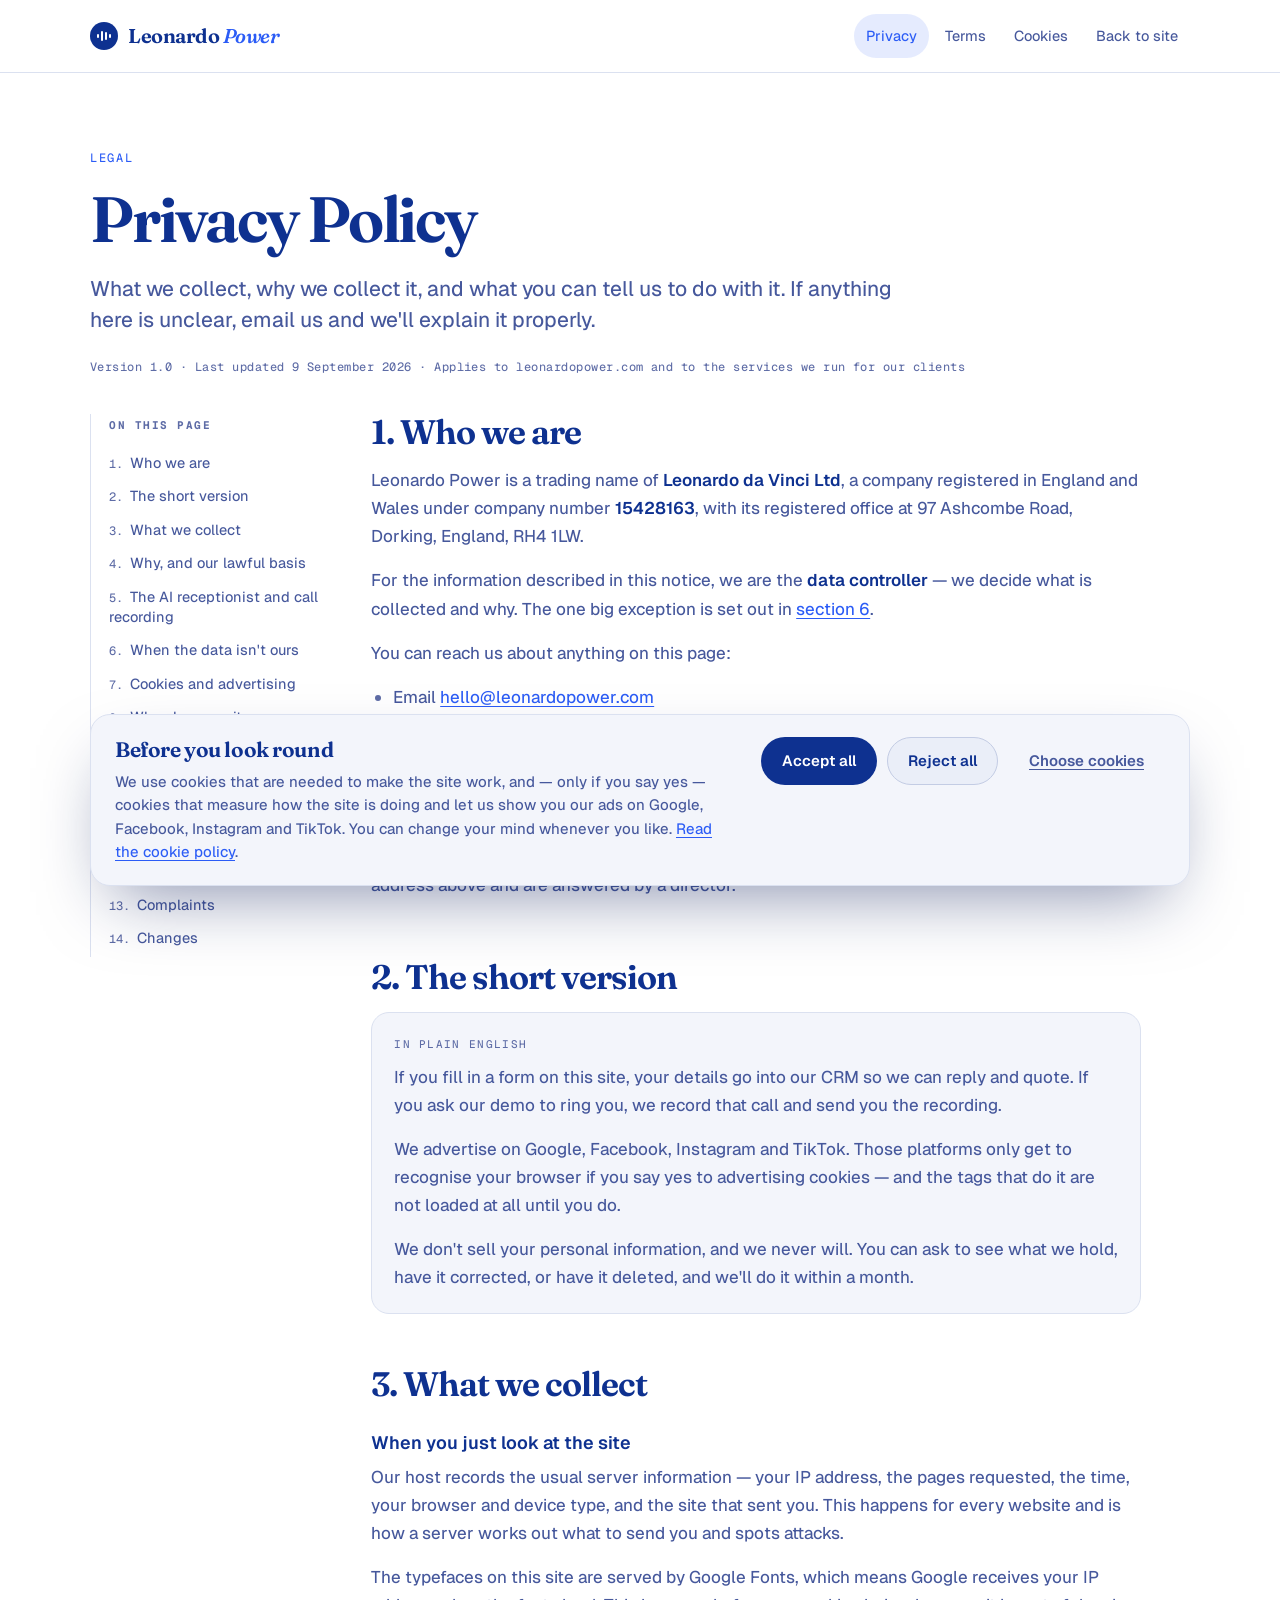
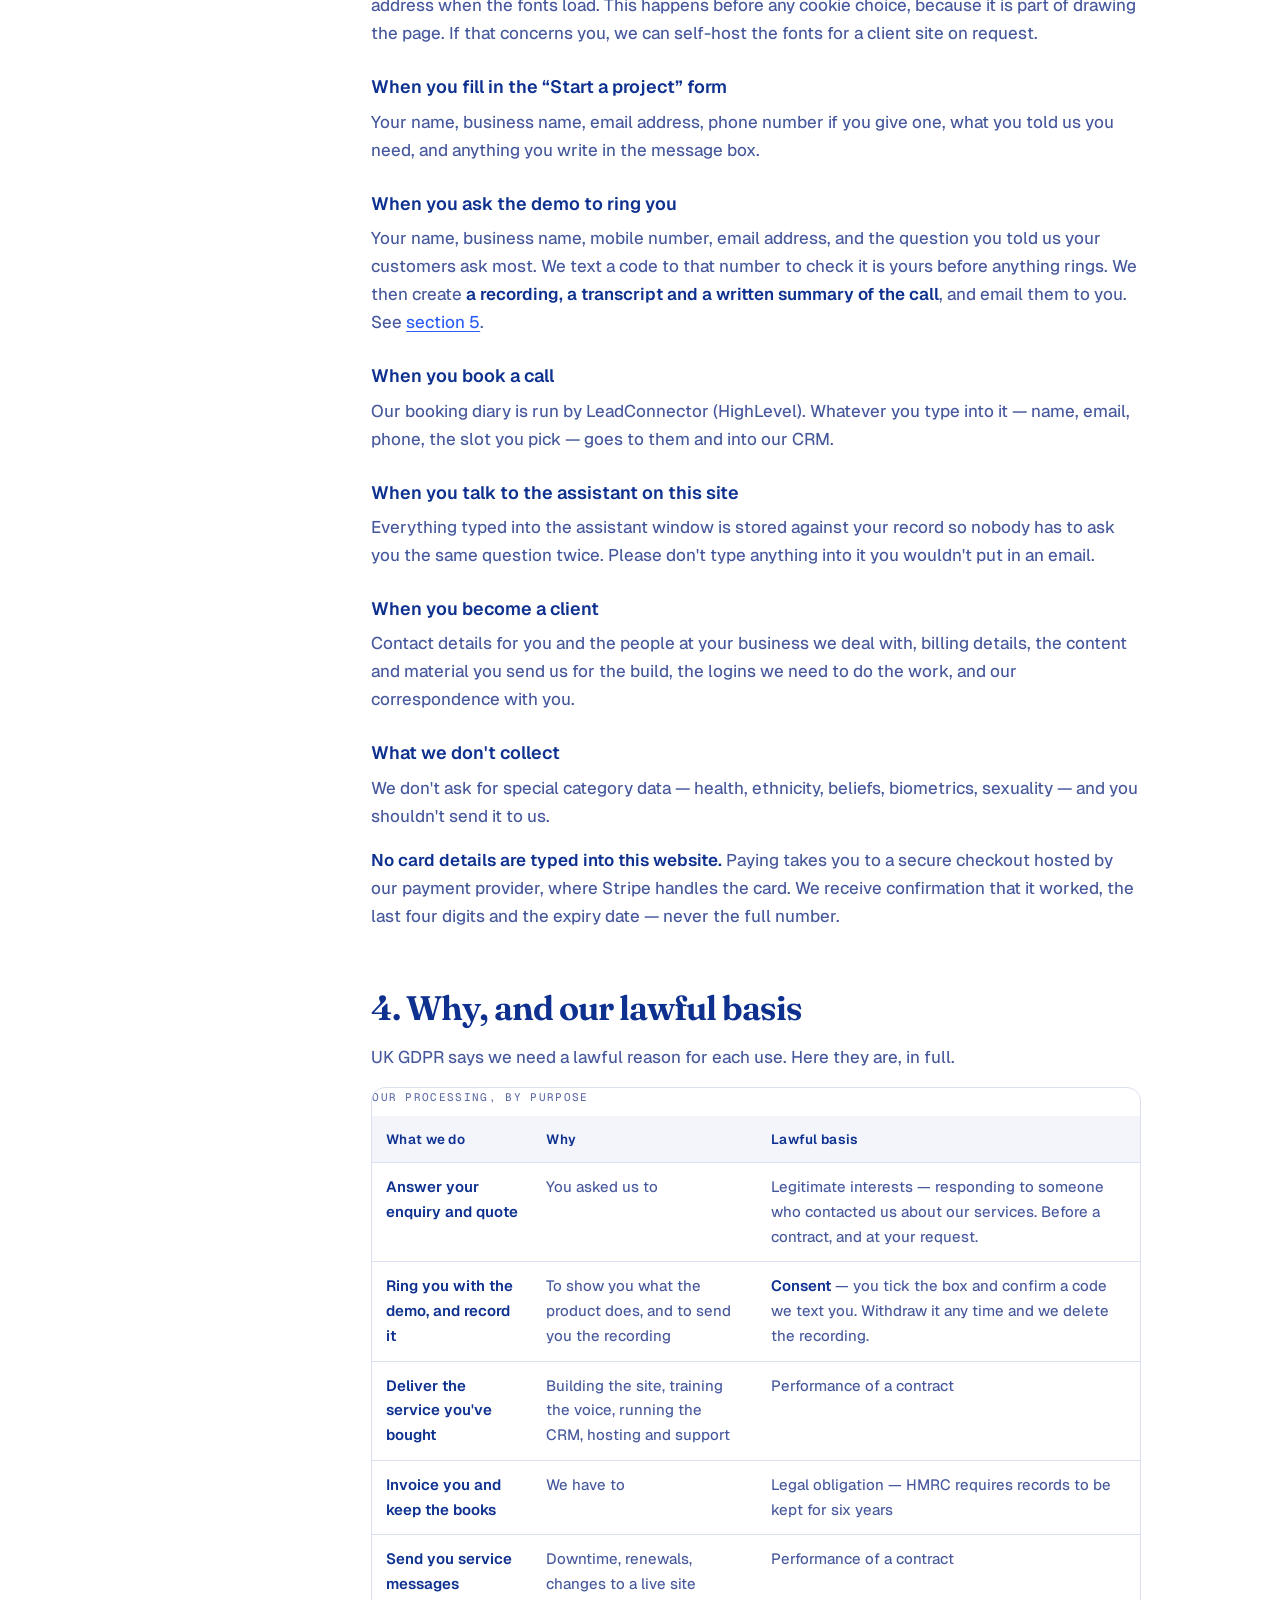
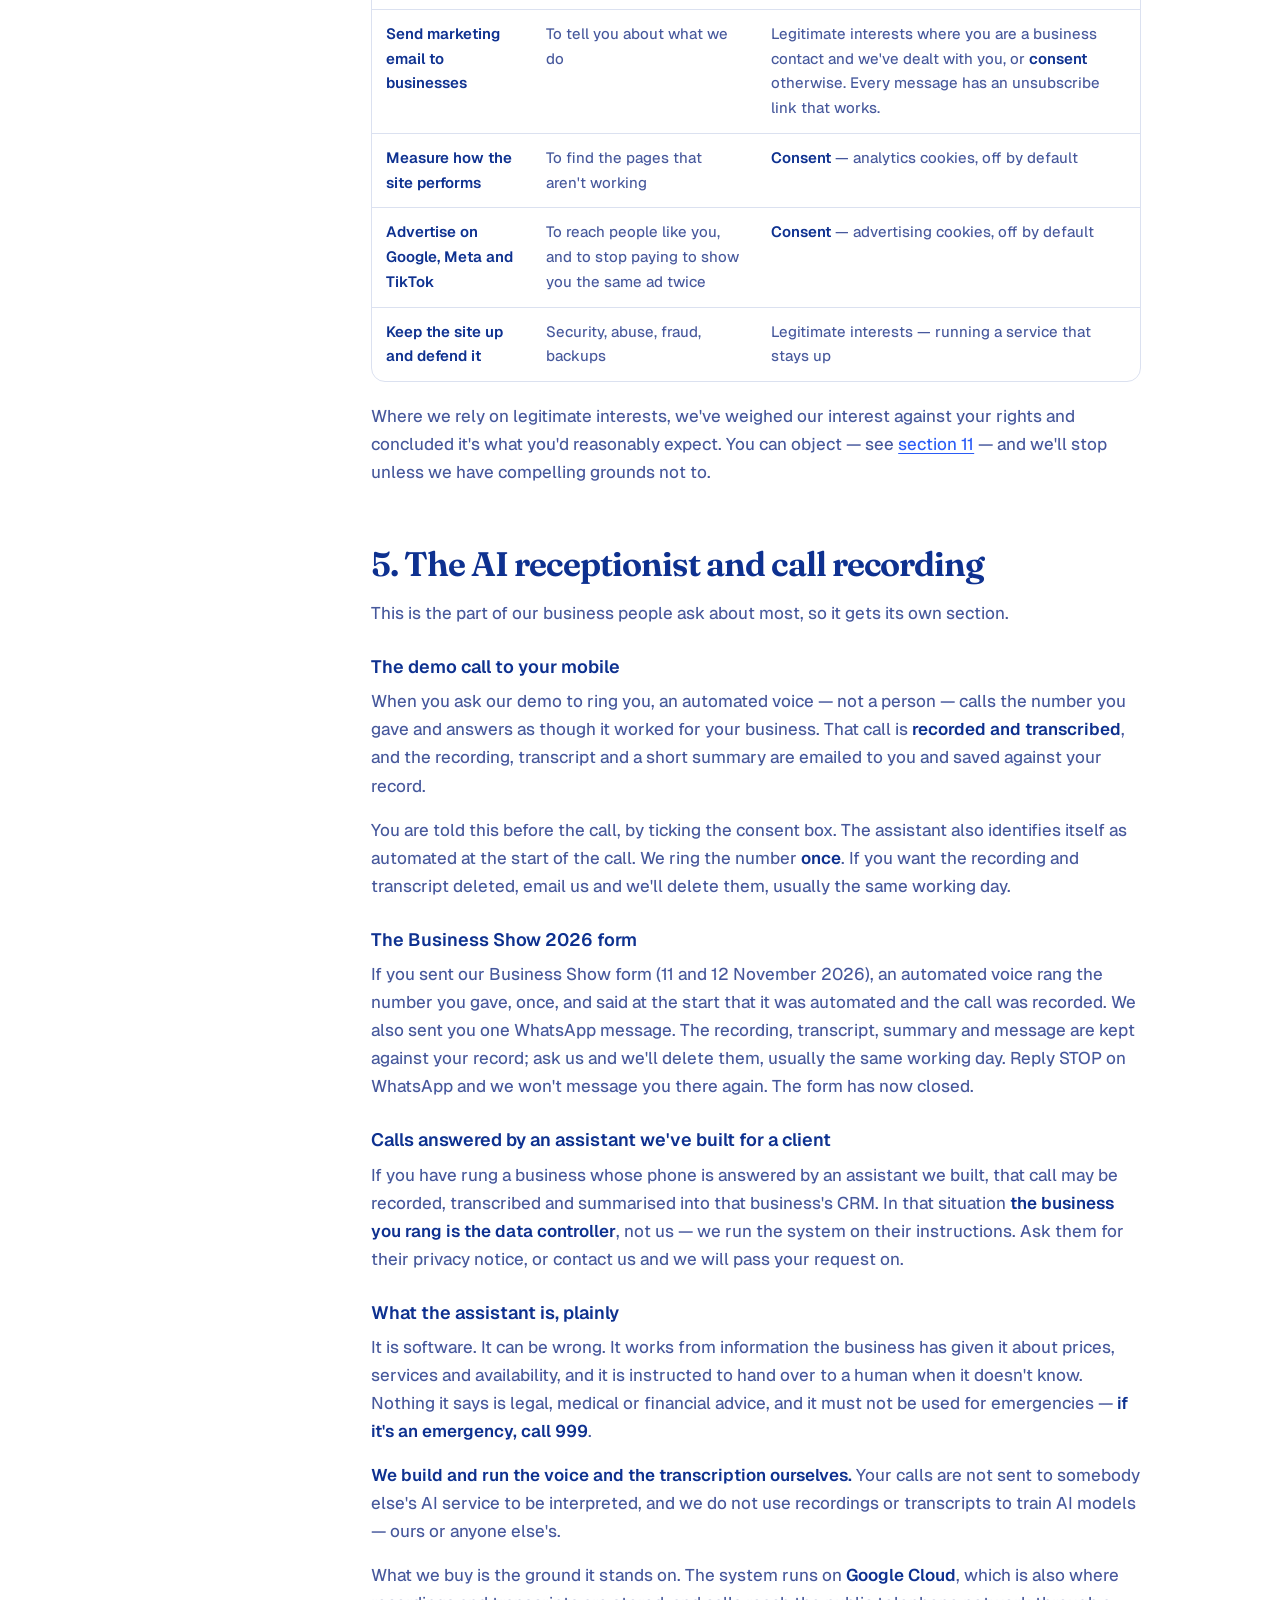
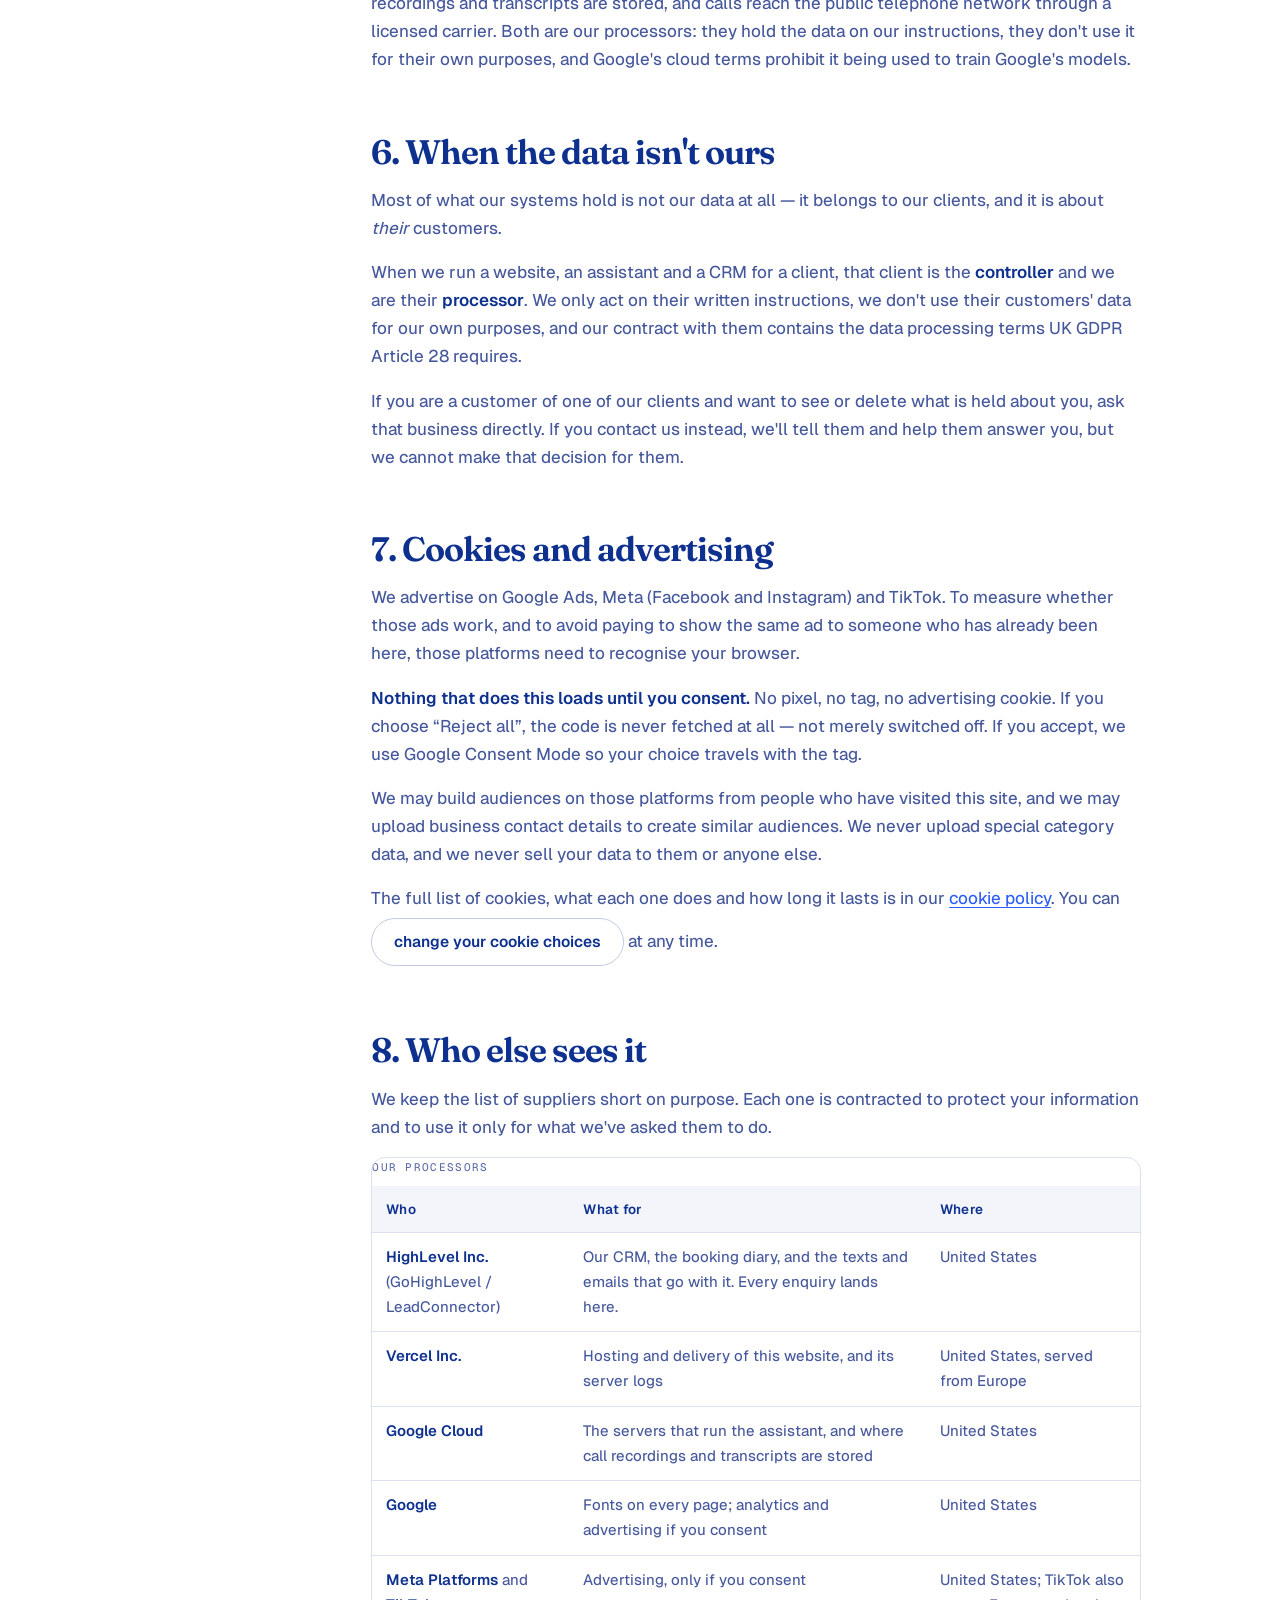
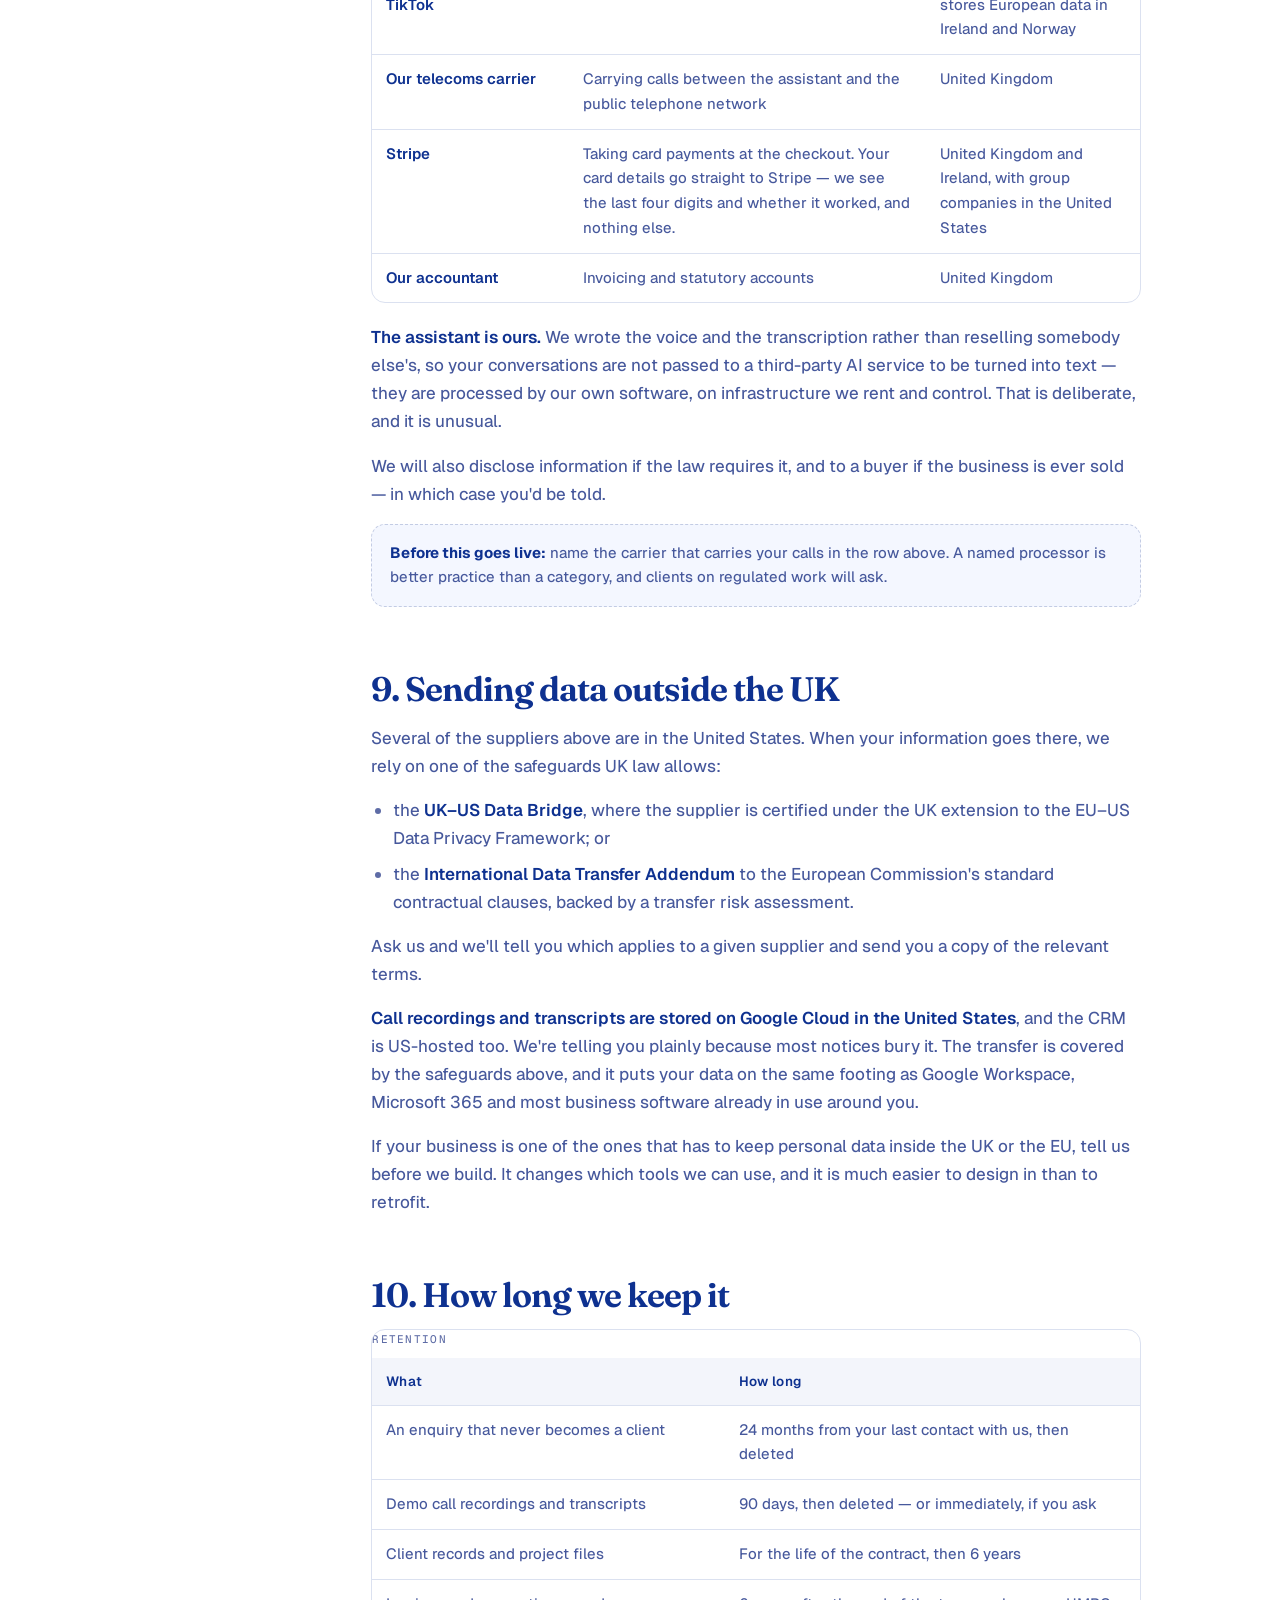
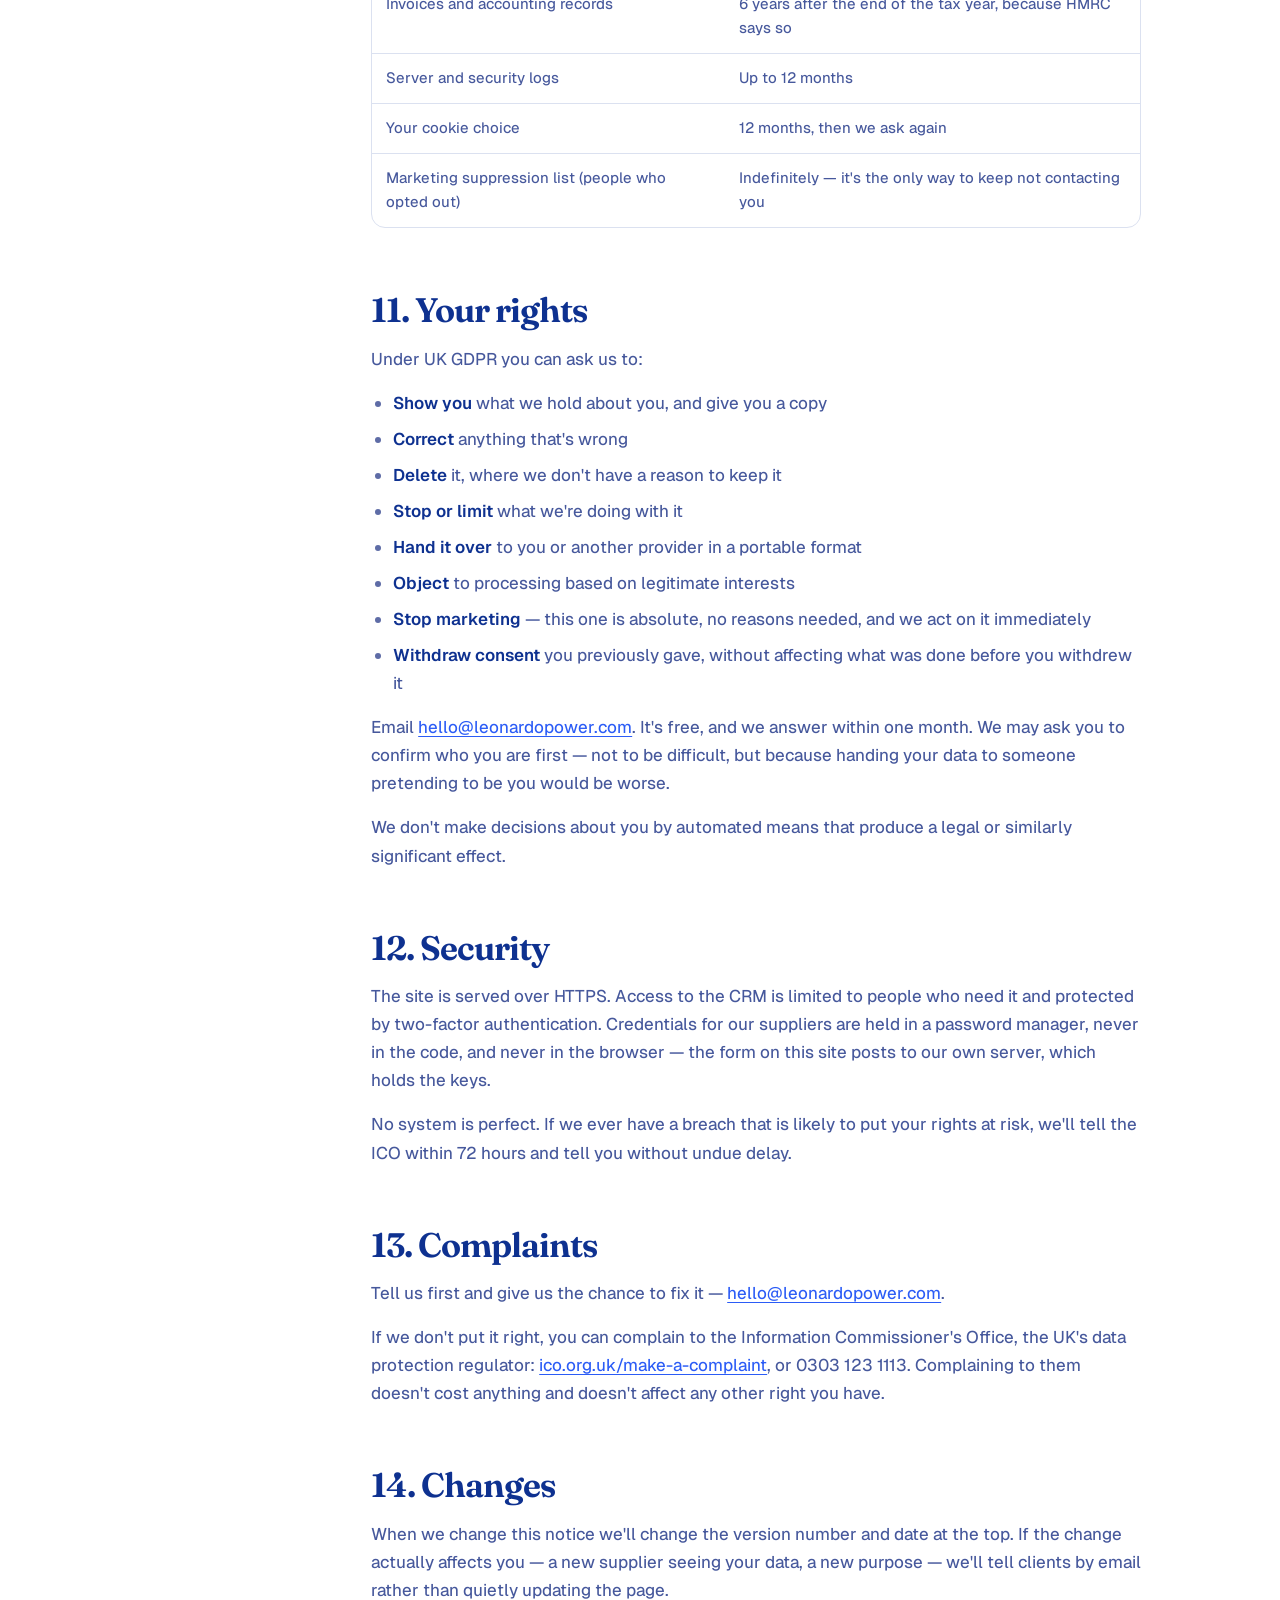
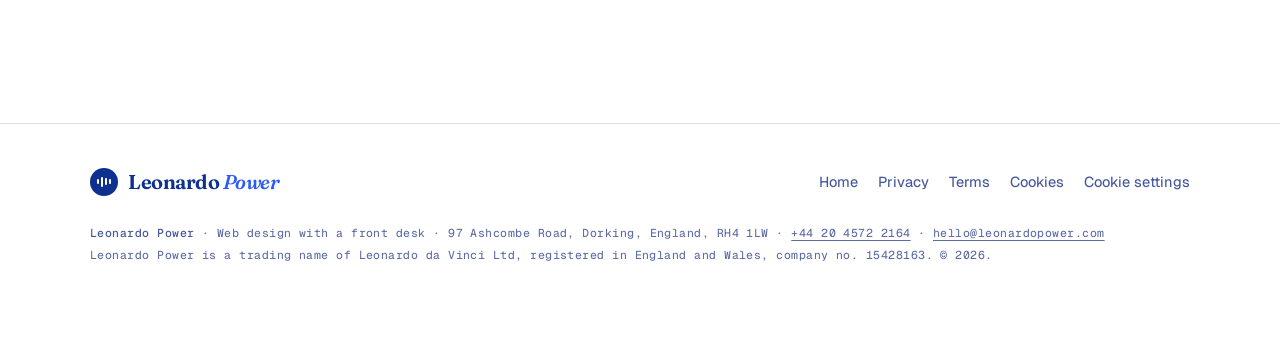
<file: privacy.html>
<!doctype html>
<html lang="en-GB">
<head>
<meta charset="utf-8">
<meta name="viewport" content="width=device-width, initial-scale=1">
<title>Privacy Policy — Leonardo Power</title>
<meta name="description" content="How Leonardo Power collects, uses and protects personal information — for website visitors, enquiries, demo calls and clients. Written in plain English, under UK GDPR.">
<link rel="canonical" href="https://www.leonardopower.com/privacy">
<script>try{var lpp=localStorage.getItem('lp-palette');if(lpp)document.documentElement.setAttribute('data-palette',lpp);}catch(e){}</script>
<link rel="preconnect" href="https://fonts.googleapis.com">
<link rel="preconnect" href="https://fonts.gstatic.com" crossorigin>
<link rel="stylesheet" href="https://fonts.googleapis.com/css2?family=Fraunces:ital,opsz,wght@0,9..144,300..900;1,9..144,300..900&family=Geist:wght@300..700&family=Geist+Mono:wght@400;500&display=swap">
<link rel="stylesheet" href="/assets/legal.css">
<script src="/assets/consent.js" defer></script>
</head>
<body>
<a class="skip" href="#doc">Skip to content</a>

<header class="doc-head">
  <div class="in">
    <a class="brand" href="/">
      <span class="mark" aria-hidden="true"><span class="voice"><i></i><i></i><i></i><i></i></span></span>
      <span class="word">Leonardo <em>Power</em></span>
    </a>
    <nav class="doc-nav" aria-label="Legal">
      <a href="/privacy" aria-current="page">Privacy</a>
      <a href="/terms">Terms</a>
      <a href="/cookies">Cookies</a>
      <a href="/">Back to site</a>
    </nav>
  </div>
</header>

<main class="wrap" id="doc" tabindex="-1">

  <div class="doc-title">
    <p class="eyebrow">Legal</p>
    <h1>Privacy Policy</h1>
    <p class="stand">What we collect, why we collect it, and what you can tell us to do with it. If anything here
      is unclear, email us and we'll explain it properly.</p>
    <p class="dates">Version 1.0 · Last updated 9 September 2026 · Applies to leonardopower.com and to the
      services we run for our clients</p>
  </div>

  <div class="doc-body">
    <nav class="toc" aria-label="On this page">
      <h2>On this page</h2>
      <ol>
        <li><a href="#who">Who we are</a></li>
        <li><a href="#short">The short version</a></li>
        <li><a href="#collect">What we collect</a></li>
        <li><a href="#why">Why, and our lawful basis</a></li>
        <li><a href="#voice">The AI receptionist and call recording</a></li>
        <li><a href="#processor">When the data isn't ours</a></li>
        <li><a href="#ads">Cookies and advertising</a></li>
        <li><a href="#share">Who else sees it</a></li>
        <li><a href="#transfers">Sending data outside the UK</a></li>
        <li><a href="#keep">How long we keep it</a></li>
        <li><a href="#rights">Your rights</a></li>
        <li><a href="#security">Security</a></li>
        <li><a href="#complaints">Complaints</a></li>
        <li><a href="#changes">Changes</a></li>
      </ol>
    </nav>

    <div class="prose">

      <section id="who">
        <h2>1. Who we are</h2>
        <p>Leonardo Power is a trading name of <strong>Leonardo da Vinci Ltd</strong>, a company registered in
          England and Wales under company number <strong>15428163</strong>, with its registered office at
          97 Ashcombe Road, Dorking, England, RH4 1LW.</p>
        <p>For the information described in this notice, we are the <strong>data controller</strong> — we decide
          what is collected and why. The one big exception is set out in
          <a href="#processor">section 6</a>.</p>
        <p>You can reach us about anything on this page:</p>
        <ul>
          <li>Email <a href="mailto:hello@leonardopower.com">hello@leonardopower.com</a></li>
          <li>Phone <a href="tel:+442045722164">+44 20 4572 2164</a></li>
          <li>Post: Data Protection, Leonardo da Vinci Ltd, 97 Ashcombe Road, Dorking, RH4 1LW</li>
        </ul>
        <p>We are registered with the Information Commissioner's Office under reference
          <strong>ZB763905</strong>.</p>
        <p>We are not required to appoint a Data Protection Officer, and we haven't. Questions go to the
          address above and are answered by a director.</p>
      </section>

      <section id="short">
        <h2>2. The short version</h2>
        <div class="plain">
          <span class="k">In plain English</span>
          <p>If you fill in a form on this site, your details go into our CRM so we can reply and quote. If you
            ask our demo to ring you, we record that call and send you the recording.</p>
          <p>We advertise on Google, Facebook, Instagram and TikTok. Those platforms only get to recognise your
            browser if you say yes to advertising cookies — and the tags that do it are not loaded at all until
            you do.</p>
          <p>We don't sell your personal information, and we never will. You can ask to see what we hold, have
            it corrected, or have it deleted, and we'll do it within a month.</p>
        </div>
      </section>

      <section id="collect">
        <h2>3. What we collect</h2>

        <h3>When you just look at the site</h3>
        <p>Our host records the usual server information — your IP address, the pages requested, the time, your
          browser and device type, and the site that sent you. This happens for every website and is how a
          server works out what to send you and spots attacks.</p>
        <p>The typefaces on this site are served by Google Fonts, which means Google receives your IP address
          when the fonts load. This happens before any cookie choice, because it is part of drawing the page.
          If that concerns you, we can self-host the fonts for a client site on request.</p>

        <h3>When you fill in the “Start a project” form</h3>
        <p>Your name, business name, email address, phone number if you give one, what you told us you need,
          and anything you write in the message box.</p>

        <h3>When you ask the demo to ring you</h3>
        <p>Your name, business name, mobile number, email address, and the question you told us your customers
          ask most. We text a code to that number to check it is yours before anything rings. We then create
          <strong>a recording, a transcript and a written summary of the call</strong>, and email them to you.
          See <a href="#voice">section 5</a>.</p>

        <h3>When you book a call</h3>
        <p>Our booking diary is run by LeadConnector (HighLevel). Whatever you type into it — name, email,
          phone, the slot you pick — goes to them and into our CRM.</p>

        <h3>When you talk to the assistant on this site</h3>
        <p>Everything typed into the assistant window is stored against your record so nobody has to ask you the
          same question twice. Please don't type anything into it you wouldn't put in an email.</p>

        <h3>When you become a client</h3>
        <p>Contact details for you and the people at your business we deal with, billing details, the content
          and material you send us for the build, the logins we need to do the work, and our correspondence
          with you.</p>

        <h3>What we don't collect</h3>
        <p>We don't ask for special category data — health, ethnicity, beliefs, biometrics, sexuality — and you
          shouldn't send it to us.</p>
        <p><strong>No card details are typed into this website.</strong> Paying takes you to a secure checkout
          hosted by our payment provider, where Stripe handles the card. We receive confirmation that it worked,
          the last four digits and the expiry date — never the full number.</p>
      </section>

      <section id="why">
        <h2>4. Why, and our lawful basis</h2>
        <p>UK GDPR says we need a lawful reason for each use. Here they are, in full.</p>
        <div class="tbl-scroll">
          <table>
            <caption>Our processing, by purpose</caption>
            <thead>
              <tr><th scope="col">What we do</th><th scope="col">Why</th><th scope="col">Lawful basis</th></tr>
            </thead>
            <tbody>
              <tr>
                <td><strong>Answer your enquiry and quote</strong></td>
                <td>You asked us to</td>
                <td>Legitimate interests — responding to someone who contacted us about our services. Before a
                  contract, and at your request.</td>
              </tr>
              <tr>
                <td><strong>Ring you with the demo, and record it</strong></td>
                <td>To show you what the product does, and to send you the recording</td>
                <td><strong>Consent</strong> — you tick the box and confirm a code we text you. Withdraw it any
                  time and we delete the recording.</td>
              </tr>
              <tr>
                <td><strong>Deliver the service you've bought</strong></td>
                <td>Building the site, training the voice, running the CRM, hosting and support</td>
                <td>Performance of a contract</td>
              </tr>
              <tr>
                <td><strong>Invoice you and keep the books</strong></td>
                <td>We have to</td>
                <td>Legal obligation — HMRC requires records to be kept for six years</td>
              </tr>
              <tr>
                <td><strong>Send you service messages</strong></td>
                <td>Downtime, renewals, changes to a live site</td>
                <td>Performance of a contract</td>
              </tr>
              <tr>
                <td><strong>Send marketing email to businesses</strong></td>
                <td>To tell you about what we do</td>
                <td>Legitimate interests where you are a business contact and we've dealt with you, or
                  <strong>consent</strong> otherwise. Every message has an unsubscribe link that works.</td>
              </tr>
              <tr>
                <td><strong>Measure how the site performs</strong></td>
                <td>To find the pages that aren't working</td>
                <td><strong>Consent</strong> — analytics cookies, off by default</td>
              </tr>
              <tr>
                <td><strong>Advertise on Google, Meta and TikTok</strong></td>
                <td>To reach people like you, and to stop paying to show you the same ad twice</td>
                <td><strong>Consent</strong> — advertising cookies, off by default</td>
              </tr>
              <tr>
                <td><strong>Keep the site up and defend it</strong></td>
                <td>Security, abuse, fraud, backups</td>
                <td>Legitimate interests — running a service that stays up</td>
              </tr>
            </tbody>
          </table>
        </div>
        <p>Where we rely on legitimate interests, we've weighed our interest against your rights and concluded
          it's what you'd reasonably expect. You can object — see <a href="#rights">section 11</a> — and we'll
          stop unless we have compelling grounds not to.</p>
      </section>

      <section id="voice">
        <h2>5. The AI receptionist and call recording</h2>
        <p>This is the part of our business people ask about most, so it gets its own section.</p>

        <h3>The demo call to your mobile</h3>
        <p>When you ask our demo to ring you, an automated voice — not a person — calls the number you gave and
          answers as though it worked for your business. That call is <strong>recorded and transcribed</strong>,
          and the recording, transcript and a short summary are emailed to you and saved against your record.</p>
        <p>You are told this before the call, by ticking the consent box. The assistant also identifies itself
          as automated at the start of the call. We ring the number <strong>once</strong>. If you want the
          recording and transcript deleted, email us and we'll delete them, usually the same working day.</p>

        <h3>The Business Show 2026 form</h3>
        <p>If you sent our Business Show form (11 and 12 November 2026), an automated voice rang the number you
          gave, once, and said at the start that it was automated and the call was recorded. We also sent you one
          WhatsApp message. The recording, transcript, summary and message are kept against your record; ask us
          and we'll delete them, usually the same working day. Reply STOP on WhatsApp and we won't message you
          there again. The form has now closed.</p>

        <h3>Calls answered by an assistant we've built for a client</h3>
        <p>If you have rung a business whose phone is answered by an assistant we built, that call may be
          recorded, transcribed and summarised into that business's CRM. In that situation
          <strong>the business you rang is the data controller</strong>, not us — we run the system on their
          instructions. Ask them for their privacy notice, or contact us and we will pass your request on.</p>

        <h3>What the assistant is, plainly</h3>
        <p>It is software. It can be wrong. It works from information the business has given it about prices,
          services and availability, and it is instructed to hand over to a human when it doesn't know. Nothing
          it says is legal, medical or financial advice, and it must not be used for emergencies —
          <strong>if it's an emergency, call 999</strong>.</p>
        <p><strong>We build and run the voice and the transcription ourselves.</strong> Your calls are not
          sent to somebody else's AI service to be interpreted, and we do not use recordings or transcripts to
          train AI models — ours or anyone else's.</p>
        <p>What we buy is the ground it stands on. The system runs on <strong>Google Cloud</strong>, which is
          also where recordings and transcripts are stored, and calls reach the public telephone network
          through a licensed carrier. Both are our processors: they hold the data on our instructions, they
          don't use it for their own purposes, and Google's cloud terms prohibit it being used to train
          Google's models.</p>
      </section>

      <section id="processor">
        <h2>6. When the data isn't ours</h2>
        <p>Most of what our systems hold is not our data at all — it belongs to our clients, and it is about
          <em>their</em> customers.</p>
        <p>When we run a website, an assistant and a CRM for a client, that client is the
          <strong>controller</strong> and we are their <strong>processor</strong>. We only act on their written
          instructions, we don't use their customers' data for our own purposes, and our contract with them
          contains the data processing terms UK GDPR Article 28 requires.</p>
        <p>If you are a customer of one of our clients and want to see or delete what is held about you, ask
          that business directly. If you contact us instead, we'll tell them and help them answer you, but we
          cannot make that decision for them.</p>
      </section>

      <section id="ads">
        <h2>7. Cookies and advertising</h2>
        <p>We advertise on Google Ads, Meta (Facebook and Instagram) and TikTok. To measure whether those ads
          work, and to avoid paying to show the same ad to someone who has already been here, those platforms
          need to recognise your browser.</p>
        <p><strong>Nothing that does this loads until you consent.</strong> No pixel, no tag, no advertising
          cookie. If you choose “Reject all”, the code is never fetched at all — not merely switched off.
          If you accept, we use Google Consent Mode so your choice travels with the tag.</p>
        <p>We may build audiences on those platforms from people who have visited this site, and we may upload
          business contact details to create similar audiences. We never upload special category data, and we
          never sell your data to them or anyone else.</p>
        <p>The full list of cookies, what each one does and how long it lasts is in our
          <a href="/cookies">cookie policy</a>. You can
          <button type="button" class="btn btn-ghost" data-cookie-settings style="margin:6px 0">change your
          cookie choices</button> at any time.</p>
      </section>

      <section id="share">
        <h2>8. Who else sees it</h2>
        <p>We keep the list of suppliers short on purpose. Each one is contracted to protect your information
          and to use it only for what we've asked them to do.</p>
        <div class="tbl-scroll">
          <table>
            <caption>Our processors</caption>
            <thead>
              <tr><th scope="col">Who</th><th scope="col">What for</th><th scope="col">Where</th></tr>
            </thead>
            <tbody>
              <tr><td><strong>HighLevel Inc.</strong> (GoHighLevel / LeadConnector)</td>
                  <td>Our CRM, the booking diary, and the texts and emails that go with it. Every enquiry lands here.</td>
                  <td>United States</td></tr>
              <tr><td><strong>Vercel Inc.</strong></td>
                  <td>Hosting and delivery of this website, and its server logs</td>
                  <td>United States, served from Europe</td></tr>
              <tr><td><strong>Google Cloud</strong></td>
                  <td>The servers that run the assistant, and where call recordings and transcripts are stored</td>
                  <td>United States</td></tr>
              <tr><td><strong>Google</strong></td>
                  <td>Fonts on every page; analytics and advertising if you consent</td>
                  <td>United States</td></tr>
              <tr><td><strong>Meta Platforms</strong> and <strong>TikTok</strong></td>
                  <td>Advertising, only if you consent</td>
                  <td>United States; TikTok also stores European data in Ireland and Norway</td></tr>
              <tr><td><strong>Our telecoms carrier</strong></td>
                  <td>Carrying calls between the assistant and the public telephone network</td>
                  <td>United Kingdom</td></tr>
              <tr><td><strong>Stripe</strong></td>
                  <td>Taking card payments at the checkout. Your card details go straight to Stripe — we see
                    the last four digits and whether it worked, and nothing else.</td>
                  <td>United Kingdom and Ireland, with group companies in the United States</td></tr>
              <tr><td><strong>Our accountant</strong></td>
                  <td>Invoicing and statutory accounts</td>
                  <td>United Kingdom</td></tr>
            </tbody>
          </table>
        </div>
        <p><strong>The assistant is ours.</strong> We wrote the voice and the transcription rather than
          reselling somebody else's, so your conversations are not passed to a third-party AI service to be
          turned into text — they are processed by our own software, on infrastructure we rent and control.
          That is deliberate, and it is unusual.</p>
        <p>We will also disclose information if the law requires it, and to a buyer if the business is ever
          sold — in which case you'd be told.</p>
        <div class="todo">
          <p><b>Before this goes live:</b> name the carrier that carries your calls in the row above. A named
            processor is better practice than a category, and clients on regulated work will ask.</p>
        </div>
      </section>

      <section id="transfers">
        <h2>9. Sending data outside the UK</h2>
        <p>Several of the suppliers above are in the United States. When your information goes there, we rely
          on one of the safeguards UK law allows:</p>
        <ul>
          <li>the <strong>UK–US Data Bridge</strong>, where the supplier is certified under the UK extension to
            the EU–US Data Privacy Framework; or</li>
          <li>the <strong>International Data Transfer Addendum</strong> to the European Commission's standard
            contractual clauses, backed by a transfer risk assessment.</li>
        </ul>
        <p>Ask us and we'll tell you which applies to a given supplier and send you a copy of the relevant
          terms.</p>
        <p><strong>Call recordings and transcripts are stored on Google Cloud in the United States</strong>,
          and the CRM is US-hosted too. We're telling you plainly because most notices bury it. The transfer is
          covered by the safeguards above, and it puts your data on the same footing as Google Workspace,
          Microsoft 365 and most business software already in use around you.</p>
        <p>If your business is one of the ones that has to keep personal data inside the UK or the EU, tell us
          before we build. It changes which tools we can use, and it is much easier to design in than to
          retrofit.</p>
      </section>

      <section id="keep">
        <h2>10. How long we keep it</h2>
        <div class="tbl-scroll">
          <table>
            <caption>Retention</caption>
            <thead><tr><th scope="col">What</th><th scope="col">How long</th></tr></thead>
            <tbody>
              <tr><td>An enquiry that never becomes a client</td><td>24 months from your last contact with us, then deleted</td></tr>
              <tr><td>Demo call recordings and transcripts</td><td>90 days, then deleted — or immediately, if you ask</td></tr>
              <tr><td>Client records and project files</td><td>For the life of the contract, then 6 years</td></tr>
              <tr><td>Invoices and accounting records</td><td>6 years after the end of the tax year, because HMRC says so</td></tr>
              <tr><td>Server and security logs</td><td>Up to 12 months</td></tr>
              <tr><td>Your cookie choice</td><td>12 months, then we ask again</td></tr>
              <tr><td>Marketing suppression list (people who opted out)</td><td>Indefinitely — it's the only way to keep not contacting you</td></tr>
            </tbody>
          </table>
        </div>
      </section>

      <section id="rights">
        <h2>11. Your rights</h2>
        <p>Under UK GDPR you can ask us to:</p>
        <ul>
          <li><strong>Show you</strong> what we hold about you, and give you a copy</li>
          <li><strong>Correct</strong> anything that's wrong</li>
          <li><strong>Delete</strong> it, where we don't have a reason to keep it</li>
          <li><strong>Stop or limit</strong> what we're doing with it</li>
          <li><strong>Hand it over</strong> to you or another provider in a portable format</li>
          <li><strong>Object</strong> to processing based on legitimate interests</li>
          <li><strong>Stop marketing</strong> — this one is absolute, no reasons needed, and we act on it immediately</li>
          <li><strong>Withdraw consent</strong> you previously gave, without affecting what was done before you withdrew it</li>
        </ul>
        <p>Email <a href="mailto:hello@leonardopower.com">hello@leonardopower.com</a>. It's free, and we answer
          within one month. We may ask you to confirm who you are first — not to be difficult, but because
          handing your data to someone pretending to be you would be worse.</p>
        <p>We don't make decisions about you by automated means that produce a legal or similarly significant
          effect.</p>
      </section>

      <section id="security">
        <h2>12. Security</h2>
        <p>The site is served over HTTPS. Access to the CRM is limited to people who need it and protected by
          two-factor authentication. Credentials for our suppliers are held in a password manager, never in the
          code, and never in the browser — the form on this site posts to our own server, which holds the keys.</p>
        <p>No system is perfect. If we ever have a breach that is likely to put your rights at risk, we'll tell
          the ICO within 72 hours and tell you without undue delay.</p>
      </section>

      <section id="complaints">
        <h2>13. Complaints</h2>
        <p>Tell us first and give us the chance to fix it —
          <a href="mailto:hello@leonardopower.com">hello@leonardopower.com</a>.</p>
        <p>If we don't put it right, you can complain to the Information Commissioner's Office, the UK's data
          protection regulator: <a href="https://ico.org.uk/make-a-complaint/" target="_blank" rel="noopener">ico.org.uk/make-a-complaint</a>,
          or 0303 123 1113. Complaining to them doesn't cost anything and doesn't affect any other right you have.</p>
      </section>

      <section id="changes">
        <h2>14. Changes</h2>
        <p>When we change this notice we'll change the version number and date at the top. If the change
          actually affects you — a new supplier seeing your data, a new purpose — we'll tell clients by email
          rather than quietly updating the page.</p>
      </section>

    </div>
  </div>
</main>

<footer class="doc-foot">
  <div class="wrap in">
    <a class="brand" href="/">
      <span class="mark" aria-hidden="true"><span class="voice"><i></i><i></i><i></i><i></i></span></span>
      <span class="word">Leonardo <em>Power</em></span>
    </a>
    <div class="links">
      <a href="/">Home</a>
      <a href="/privacy">Privacy</a>
      <a href="/terms">Terms</a>
      <a href="/cookies">Cookies</a>
      <a href="#" data-cookie-settings>Cookie settings</a>
    </div>
    <p class="fine"><b>Leonardo Power</b> · Web design with a front desk · 97 Ashcombe Road, Dorking, England,
      RH4 1LW · <a href="tel:+442045722164">+44 20 4572 2164</a> ·
      <a href="mailto:hello@leonardopower.com">hello@leonardopower.com</a><br>
      Leonardo Power is a trading name of Leonardo da Vinci Ltd, registered in England and Wales, company
      no. 15428163. © 2026.</p>
  </div>
</footer>
</body>
</html>
</file>
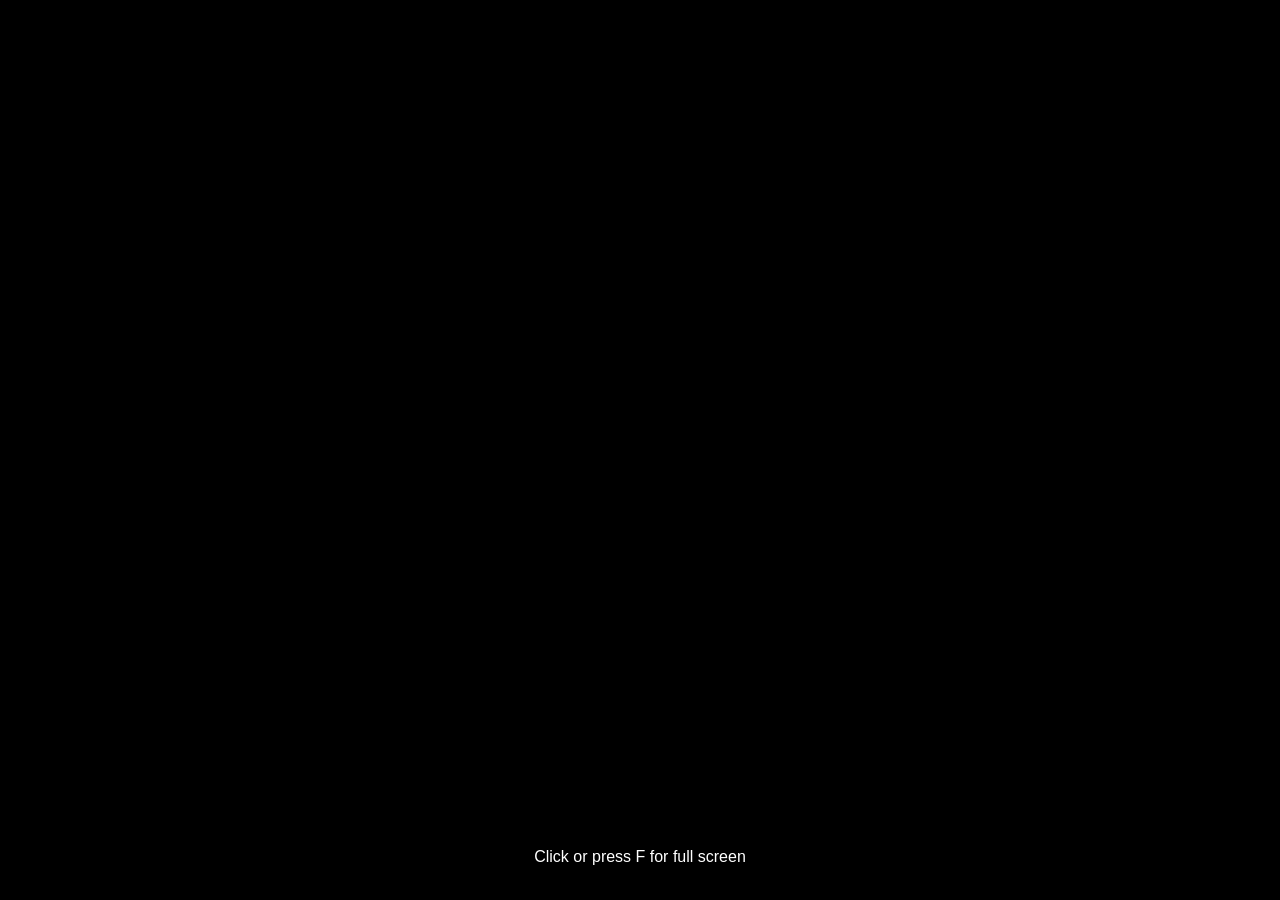
<file: show.html>
<!doctype html>
<html lang="en">
<head>
<meta charset="utf-8">
<meta name="viewport" content="width=device-width, initial-scale=1">
<meta name="robots" content="noindex, nofollow">
<title>Leonardo Power</title>
<style>
  html, body { margin: 0; height: 100%; background: #000; overflow: hidden; cursor: none; }
  video { position: fixed; inset: 0; width: 100vw; height: 100vh; object-fit: contain; background: #000; }
  #hint { position: fixed; left: 50%; bottom: 24px; transform: translateX(-50%); font: 16px Arial, sans-serif;
          color: #fff; background: rgba(0,0,0,.6); padding: 10px 16px; border-radius: 8px; transition: opacity .6s; }
</style>
</head>
<body>
<video id="v" src="/media/show/leonardo-show.mp4" autoplay muted loop playsinline preload="auto"></video>
<div id="hint">Click or press F for full screen</div>
<script>
  var v = document.getElementById('v'), hint = document.getElementById('hint');
  function full() {
    var el = document.documentElement;
    (el.requestFullscreen || el.webkitRequestFullscreen || function(){}).call(el);
    v.play();
  }
  document.addEventListener('click', full);
  document.addEventListener('keydown', function (e) { if (e.key === 'f' || e.key === 'F' || e.key === 'Enter') full(); });
  setTimeout(function () { hint.style.opacity = 0; }, 5000);
  v.addEventListener('pause', function () { v.play(); });
</script>
</body>
</html>
</file>
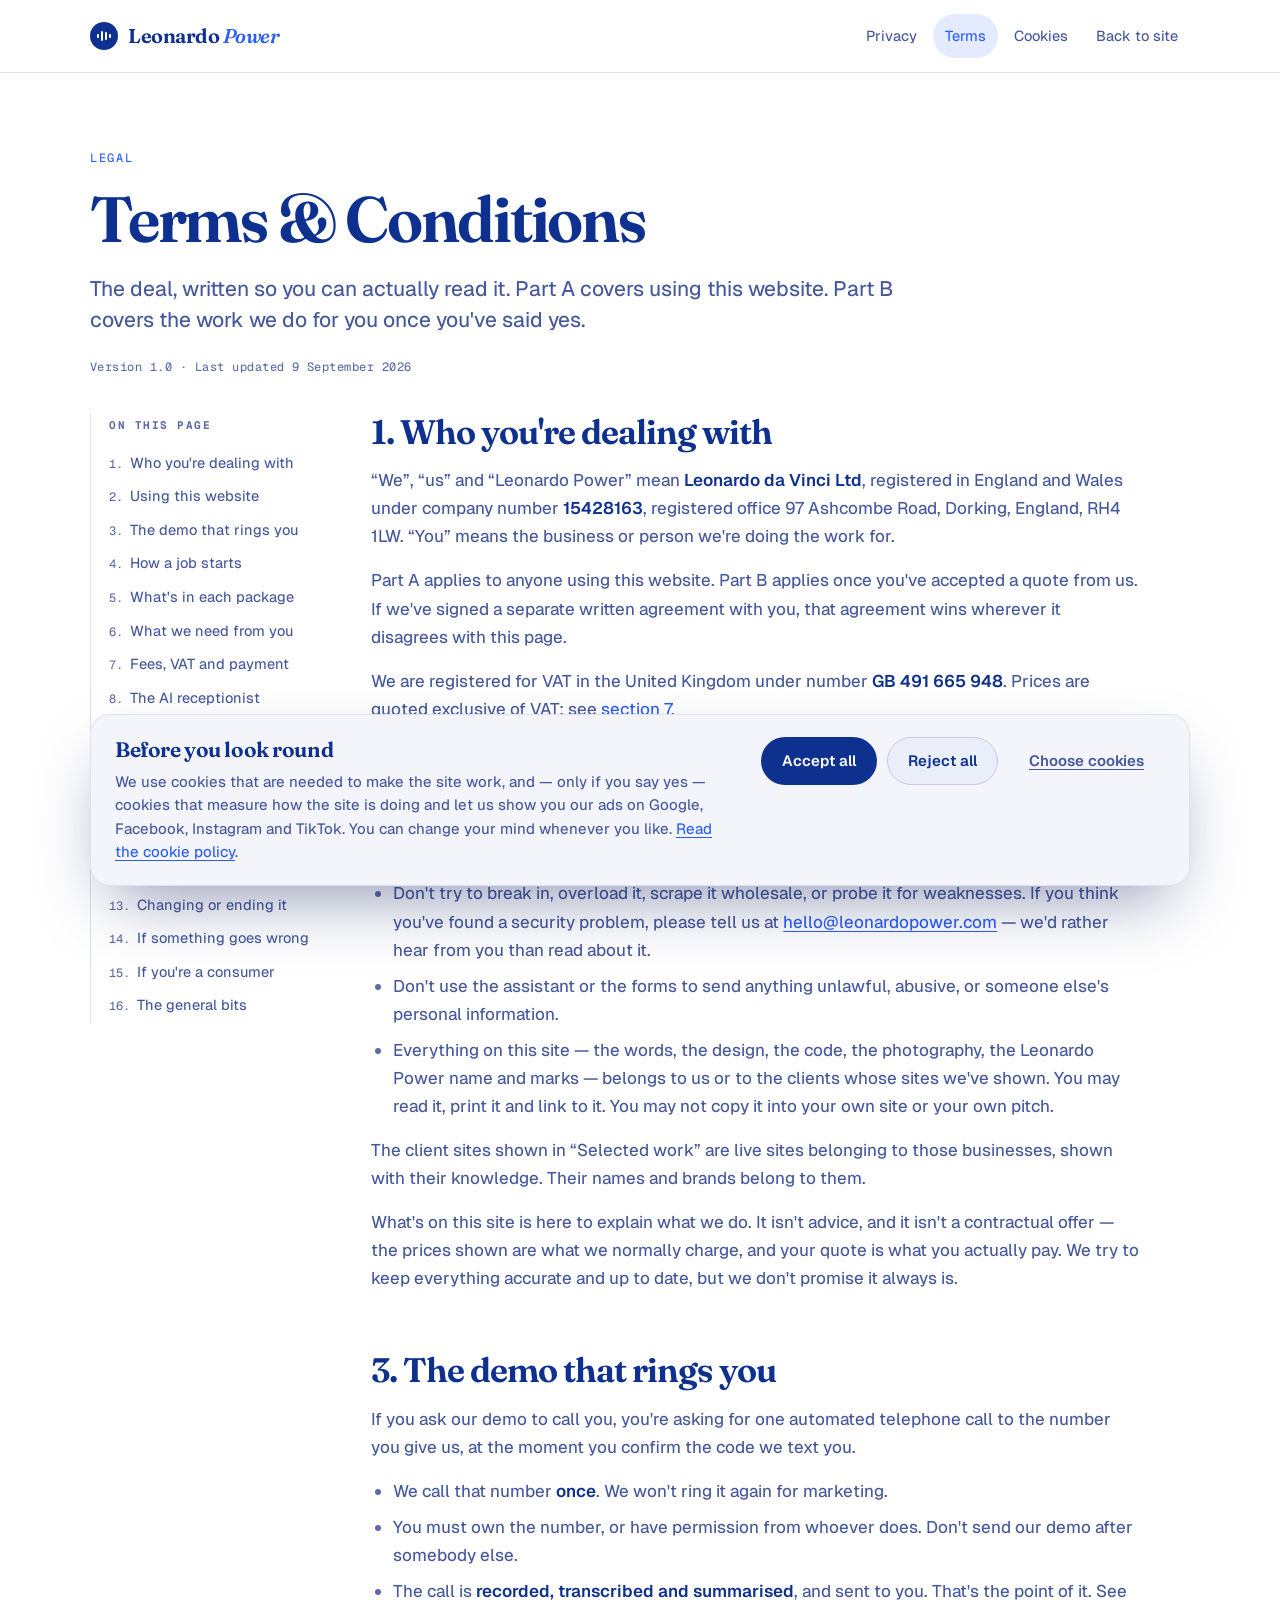
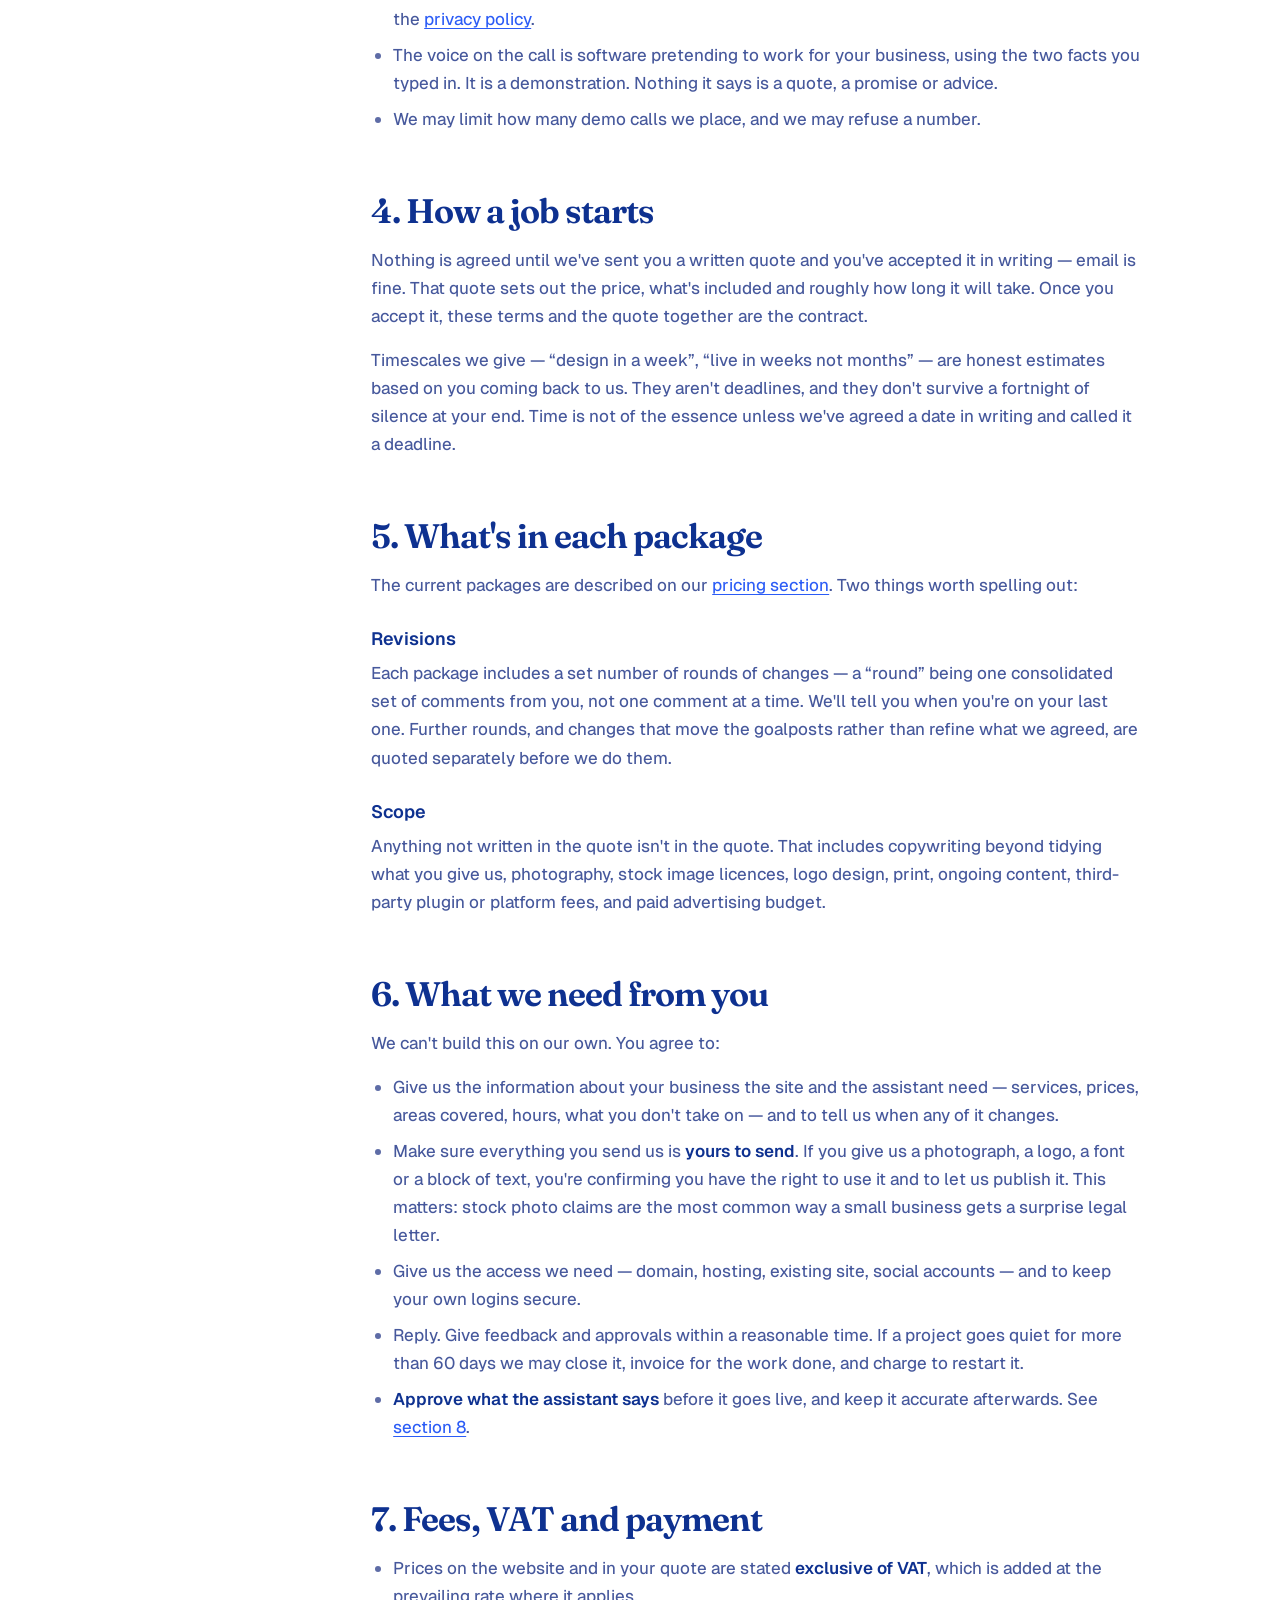
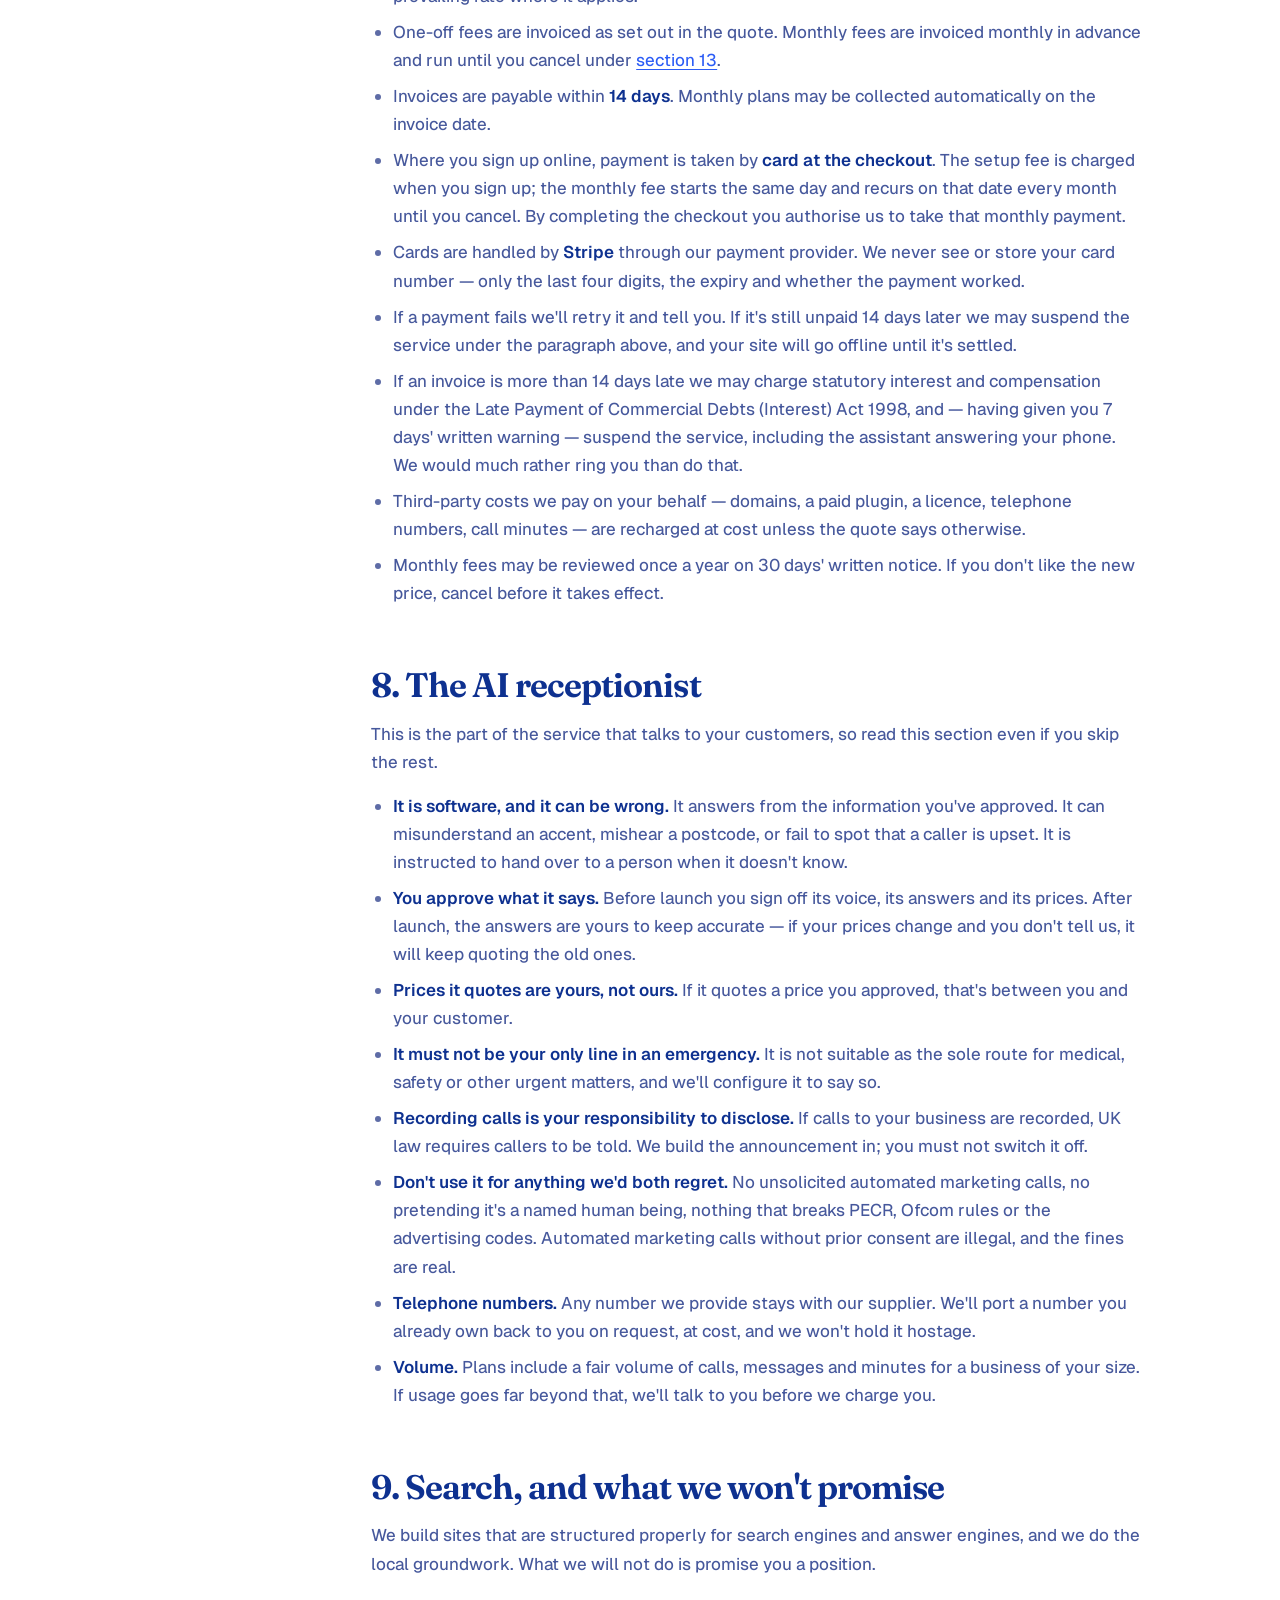
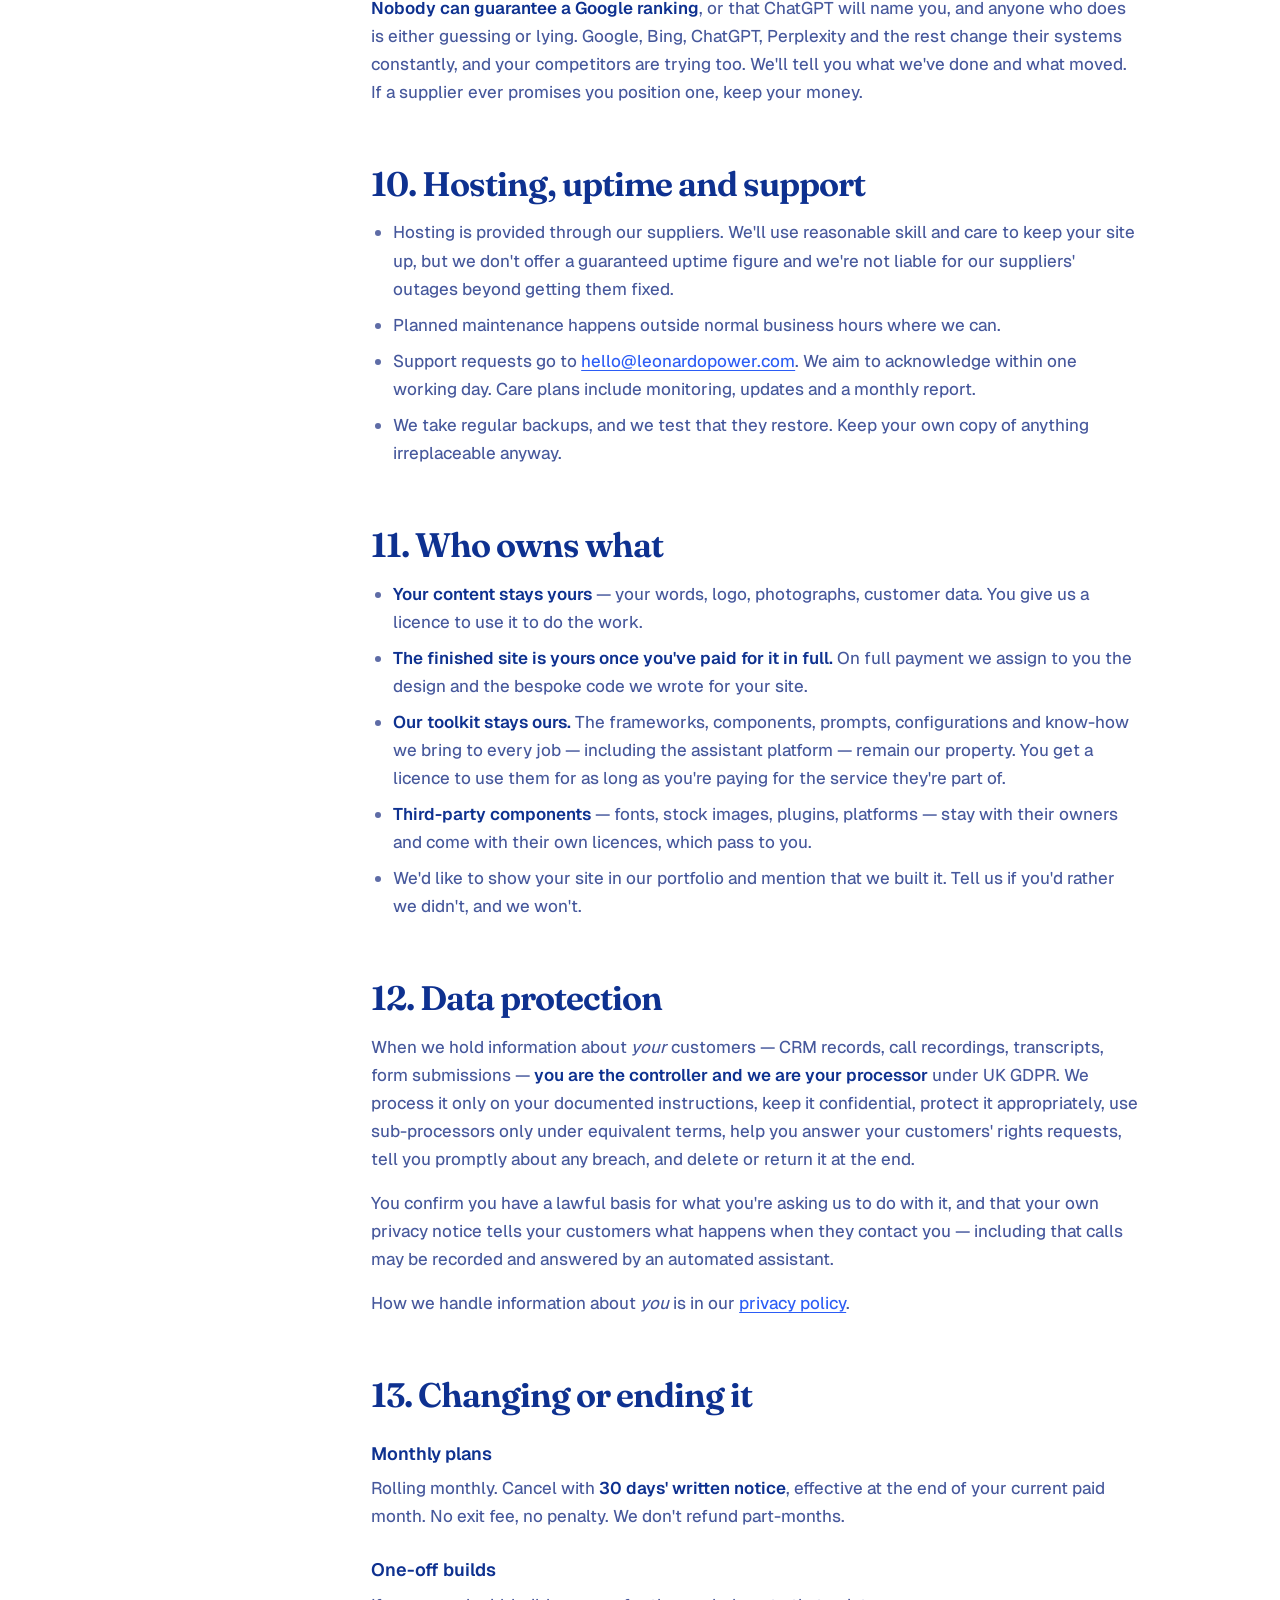
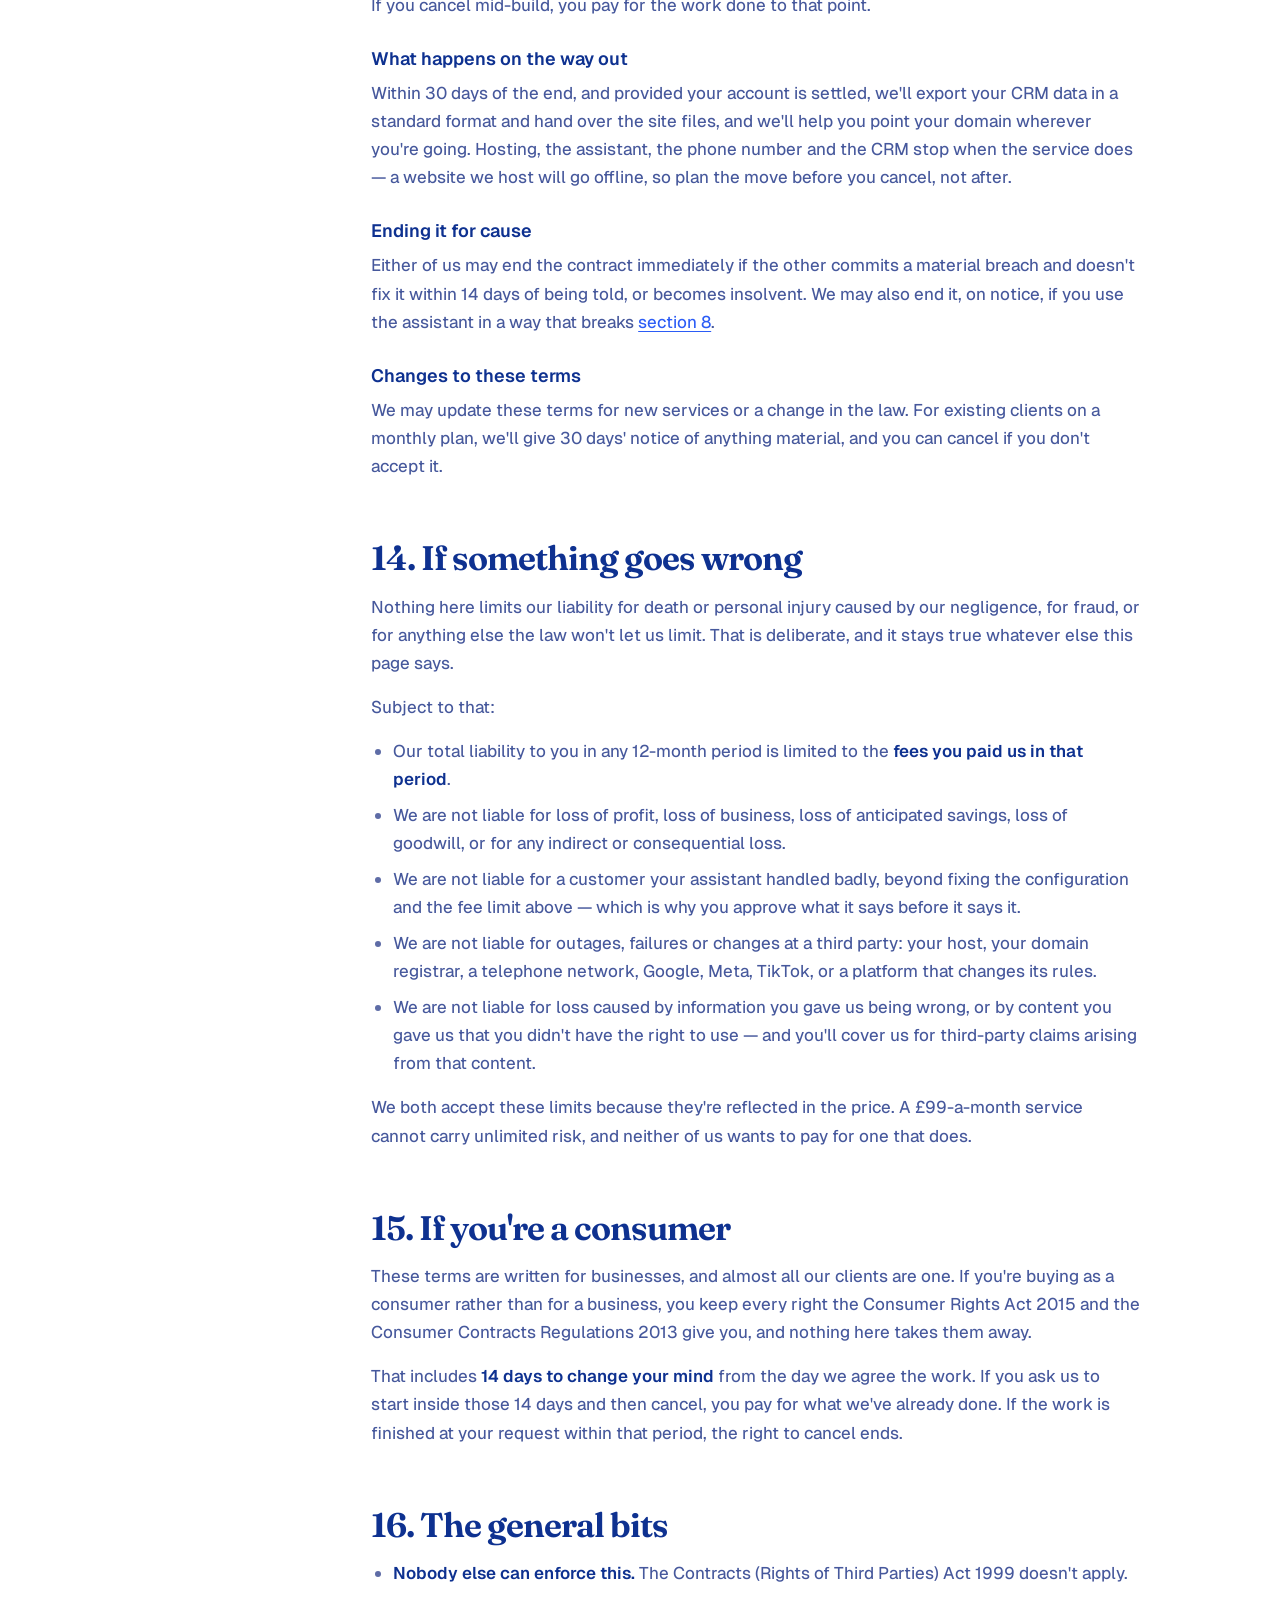
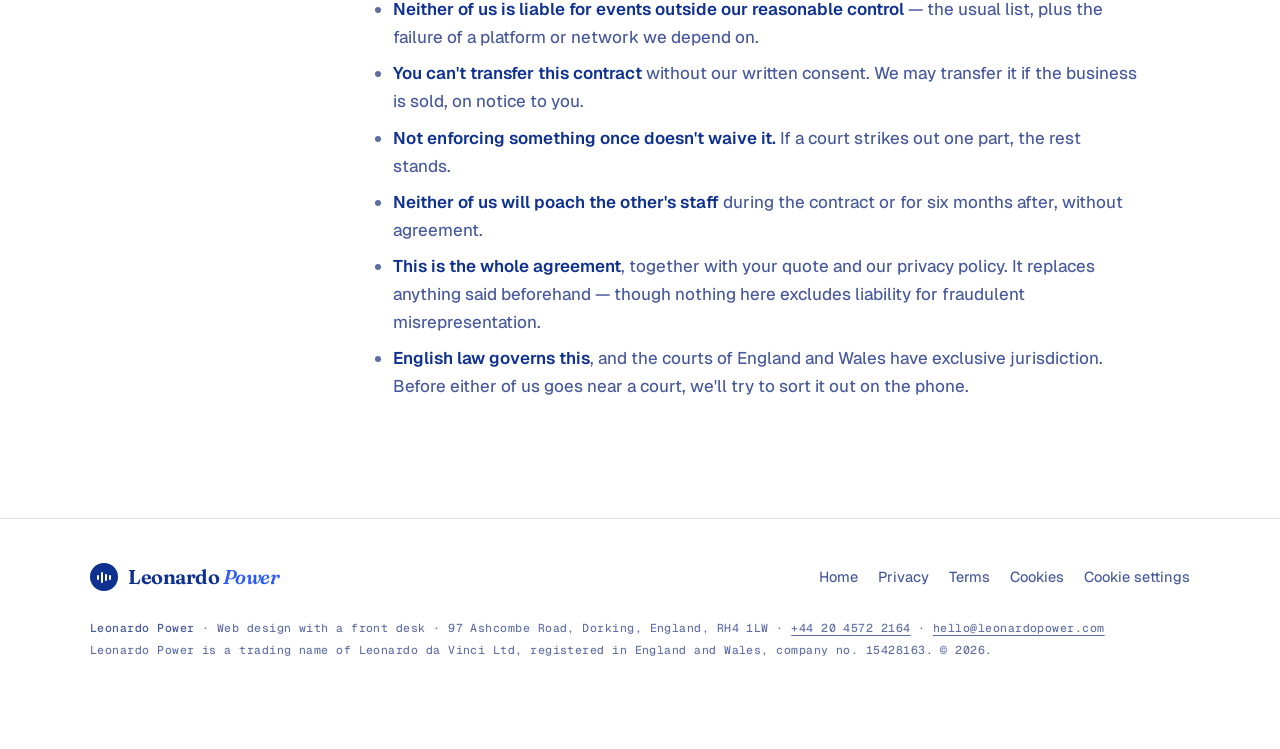
<file: terms.html>
<!doctype html>
<html lang="en-GB">
<head>
<meta charset="utf-8">
<meta name="viewport" content="width=device-width, initial-scale=1">
<title>Terms &amp; Conditions — Leonardo Power</title>
<meta name="description" content="The terms on which Leonardo Power designs, builds and runs websites, AI voice receptionists and CRM for small businesses — and the terms for using this website.">
<link rel="canonical" href="https://www.leonardopower.com/terms">
<script>try{var lpp=localStorage.getItem('lp-palette');if(lpp)document.documentElement.setAttribute('data-palette',lpp);}catch(e){}</script>
<link rel="preconnect" href="https://fonts.googleapis.com">
<link rel="preconnect" href="https://fonts.gstatic.com" crossorigin>
<link rel="stylesheet" href="https://fonts.googleapis.com/css2?family=Fraunces:ital,opsz,wght@0,9..144,300..900;1,9..144,300..900&family=Geist:wght@300..700&family=Geist+Mono:wght@400;500&display=swap">
<link rel="stylesheet" href="/assets/legal.css">
<script src="/assets/consent.js" defer></script>
</head>
<body>
<a class="skip" href="#doc">Skip to content</a>

<header class="doc-head">
  <div class="in">
    <a class="brand" href="/">
      <span class="mark" aria-hidden="true"><span class="voice"><i></i><i></i><i></i><i></i></span></span>
      <span class="word">Leonardo <em>Power</em></span>
    </a>
    <nav class="doc-nav" aria-label="Legal">
      <a href="/privacy">Privacy</a>
      <a href="/terms" aria-current="page">Terms</a>
      <a href="/cookies">Cookies</a>
      <a href="/">Back to site</a>
    </nav>
  </div>
</header>

<main class="wrap" id="doc" tabindex="-1">

  <div class="doc-title">
    <p class="eyebrow">Legal</p>
    <h1>Terms &amp; Conditions</h1>
    <p class="stand">The deal, written so you can actually read it. Part A covers using this website.
      Part B covers the work we do for you once you've said yes.</p>
    <p class="dates">Version 1.0 · Last updated 9 September 2026</p>
  </div>

  <div class="doc-body">
    <nav class="toc" aria-label="On this page">
      <h2>On this page</h2>
      <ol>
        <li><a href="#who">Who you're dealing with</a></li>
        <li><a href="#site">Using this website</a></li>
        <li><a href="#demo">The demo that rings you</a></li>
        <li><a href="#start">How a job starts</a></li>
        <li><a href="#packages">What's in each package</a></li>
        <li><a href="#you">What we need from you</a></li>
        <li><a href="#money">Fees, VAT and payment</a></li>
        <li><a href="#voice">The AI receptionist</a></li>
        <li><a href="#search">Search, and what we won't promise</a></li>
        <li><a href="#hosting">Hosting, uptime and support</a></li>
        <li><a href="#ip">Who owns what</a></li>
        <li><a href="#data">Data protection</a></li>
        <li><a href="#ending">Changing or ending it</a></li>
        <li><a href="#liability">If something goes wrong</a></li>
        <li><a href="#consumer">If you're a consumer</a></li>
        <li><a href="#general">The general bits</a></li>
      </ol>
    </nav>

    <div class="prose">

      <section id="who">
        <h2>1. Who you're dealing with</h2>
        <p>“We”, “us” and “Leonardo Power” mean <strong>Leonardo da Vinci Ltd</strong>, registered in England
          and Wales under company number <strong>15428163</strong>, registered office 97 Ashcombe Road, Dorking,
          England, RH4 1LW. “You” means the business or person we're doing the work for.</p>
        <p>Part A applies to anyone using this website. Part B applies once you've accepted a quote from us. If
          we've signed a separate written agreement with you, that agreement wins wherever it disagrees with
          this page.</p>
        <p>We are registered for VAT in the United Kingdom under number
          <strong>GB 491 665 948</strong>. Prices are quoted exclusive of VAT; see
          <a href="#money">section 7</a>.</p>
      </section>

      <section id="site">
        <h2>2. Using this website</h2>
        <p>You're welcome here. In return:</p>
        <ul>
          <li>Don't try to break in, overload it, scrape it wholesale, or probe it for weaknesses. If you think
            you've found a security problem, please tell us at
            <a href="mailto:hello@leonardopower.com">hello@leonardopower.com</a> — we'd rather hear from you
            than read about it.</li>
          <li>Don't use the assistant or the forms to send anything unlawful, abusive, or someone else's
            personal information.</li>
          <li>Everything on this site — the words, the design, the code, the photography, the Leonardo Power
            name and marks — belongs to us or to the clients whose sites we've shown. You may read it, print
            it and link to it. You may not copy it into your own site or your own pitch.</li>
        </ul>
        <p>The client sites shown in “Selected work” are live sites belonging to those businesses, shown with
          their knowledge. Their names and brands belong to them.</p>
        <p>What's on this site is here to explain what we do. It isn't advice, and it isn't a contractual offer
          — the prices shown are what we normally charge, and your quote is what you actually pay. We try to
          keep everything accurate and up to date, but we don't promise it always is.</p>
      </section>

      <section id="demo">
        <h2>3. The demo that rings you</h2>
        <p>If you ask our demo to call you, you're asking for one automated telephone call to the number you
          give us, at the moment you confirm the code we text you.</p>
        <ul>
          <li>We call that number <strong>once</strong>. We won't ring it again for marketing.</li>
          <li>You must own the number, or have permission from whoever does. Don't send our demo after
            somebody else.</li>
          <li>The call is <strong>recorded, transcribed and summarised</strong>, and sent to you. That's the
            point of it. See the <a href="/privacy#voice">privacy policy</a>.</li>
          <li>The voice on the call is software pretending to work for your business, using the two facts you
            typed in. It is a demonstration. Nothing it says is a quote, a promise or advice.</li>
          <li>We may limit how many demo calls we place, and we may refuse a number.</li>
        </ul>
      </section>

      <section id="start">
        <h2>4. How a job starts</h2>
        <p>Nothing is agreed until we've sent you a written quote and you've accepted it in writing — email is
          fine. That quote sets out the price, what's included and roughly how long it will take. Once you
          accept it, these terms and the quote together are the contract.</p>
        <p>Timescales we give — “design in a week”, “live in weeks not months” — are honest estimates based on
          you coming back to us. They aren't deadlines, and they don't survive a fortnight of silence at your
          end. Time is not of the essence unless we've agreed a date in writing and called it a deadline.</p>
      </section>

      <section id="packages">
        <h2>5. What's in each package</h2>
        <p>The current packages are described on our <a href="/#pricing">pricing section</a>. Two things worth
          spelling out:</p>
        <h3>Revisions</h3>
        <p>Each package includes a set number of rounds of changes — a “round” being one consolidated set of
          comments from you, not one comment at a time. We'll tell you when you're on your last one. Further
          rounds, and changes that move the goalposts rather than refine what we agreed, are quoted separately
          before we do them.</p>
        <h3>Scope</h3>
        <p>Anything not written in the quote isn't in the quote. That includes copywriting beyond tidying what
          you give us, photography, stock image licences, logo design, print, ongoing content, third-party
          plugin or platform fees, and paid advertising budget.</p>
      </section>

      <section id="you">
        <h2>6. What we need from you</h2>
        <p>We can't build this on our own. You agree to:</p>
        <ul>
          <li>Give us the information about your business the site and the assistant need — services, prices,
            areas covered, hours, what you don't take on — and to tell us when any of it changes.</li>
          <li>Make sure everything you send us is <strong>yours to send</strong>. If you give us a photograph,
            a logo, a font or a block of text, you're confirming you have the right to use it and to let us
            publish it. This matters: stock photo claims are the most common way a small business gets a
            surprise legal letter.</li>
          <li>Give us the access we need — domain, hosting, existing site, social accounts — and to keep your
            own logins secure.</li>
          <li>Reply. Give feedback and approvals within a reasonable time. If a project goes quiet for more
            than 60 days we may close it, invoice for the work done, and charge to restart it.</li>
          <li><strong>Approve what the assistant says</strong> before it goes live, and keep it accurate
            afterwards. See <a href="#voice">section 8</a>.</li>
        </ul>
      </section>

      <section id="money">
        <h2>7. Fees, VAT and payment</h2>
        <ul>
          <li>Prices on the website and in your quote are stated <strong>exclusive of VAT</strong>, which is
            added at the prevailing rate where it applies.</li>
          <li>One-off fees are invoiced as set out in the quote. Monthly fees are invoiced monthly in advance
            and run until you cancel under <a href="#ending">section 13</a>.</li>
          <li>Invoices are payable within <strong>14 days</strong>. Monthly plans may be collected
            automatically on the invoice date.</li>
          <li>Where you sign up online, payment is taken by <strong>card at the checkout</strong>. The setup
            fee is charged when you sign up; the monthly fee starts the same day and recurs on that date every
            month until you cancel. By completing the checkout you authorise us to take that monthly payment.</li>
          <li>Cards are handled by <strong>Stripe</strong> through our payment provider. We never see or store
            your card number — only the last four digits, the expiry and whether the payment worked.</li>
          <li>If a payment fails we'll retry it and tell you. If it's still unpaid 14 days later we may suspend
            the service under the paragraph above, and your site will go offline until it's settled.</li>
          <li>If an invoice is more than 14 days late we may charge statutory interest and compensation under
            the Late Payment of Commercial Debts (Interest) Act 1998, and — having given you 7 days' written
            warning — suspend the service, including the assistant answering your phone. We would much rather
            ring you than do that.</li>
          <li>Third-party costs we pay on your behalf — domains, a paid plugin, a licence, telephone numbers,
            call minutes — are recharged at cost unless the quote says otherwise.</li>
          <li>Monthly fees may be reviewed once a year on 30 days' written notice. If you don't like the new
            price, cancel before it takes effect.</li>
        </ul>
      </section>

      <section id="voice">
        <h2>8. The AI receptionist</h2>
        <p>This is the part of the service that talks to your customers, so read this section even if you skip
          the rest.</p>
        <ul>
          <li><strong>It is software, and it can be wrong.</strong> It answers from the information you've
            approved. It can misunderstand an accent, mishear a postcode, or fail to spot that a caller is
            upset. It is instructed to hand over to a person when it doesn't know.</li>
          <li><strong>You approve what it says.</strong> Before launch you sign off its voice, its answers and
            its prices. After launch, the answers are yours to keep accurate — if your prices change and you
            don't tell us, it will keep quoting the old ones.</li>
          <li><strong>Prices it quotes are yours, not ours.</strong> If it quotes a price you approved, that's
            between you and your customer.</li>
          <li><strong>It must not be your only line in an emergency.</strong> It is not suitable as the sole
            route for medical, safety or other urgent matters, and we'll configure it to say so.</li>
          <li><strong>Recording calls is your responsibility to disclose.</strong> If calls to your business
            are recorded, UK law requires callers to be told. We build the announcement in; you must not
            switch it off.</li>
          <li><strong>Don't use it for anything we'd both regret.</strong> No unsolicited automated marketing
            calls, no pretending it's a named human being, nothing that breaks PECR, Ofcom rules or the
            advertising codes. Automated marketing calls without prior consent are illegal, and the fines are
            real.</li>
          <li><strong>Telephone numbers.</strong> Any number we provide stays with our supplier. We'll port a
            number you already own back to you on request, at cost, and we won't hold it hostage.</li>
          <li><strong>Volume.</strong> Plans include a fair volume of calls, messages and minutes for a
            business of your size. If usage goes far beyond that, we'll talk to you before we charge you.</li>
        </ul>
      </section>

      <section id="search">
        <h2>9. Search, and what we won't promise</h2>
        <p>We build sites that are structured properly for search engines and answer engines, and we do the
          local groundwork. What we will not do is promise you a position.</p>
        <p><strong>Nobody can guarantee a Google ranking</strong>, or that ChatGPT will name you, and anyone
          who does is either guessing or lying. Google, Bing, ChatGPT, Perplexity and the rest change their
          systems constantly, and your competitors are trying too. We'll tell you what we've done and what
          moved. If a supplier ever promises you position one, keep your money.</p>
      </section>

      <section id="hosting">
        <h2>10. Hosting, uptime and support</h2>
        <ul>
          <li>Hosting is provided through our suppliers. We'll use reasonable skill and care to keep your site
            up, but we don't offer a guaranteed uptime figure and we're not liable for our suppliers' outages
            beyond getting them fixed.</li>
          <li>Planned maintenance happens outside normal business hours where we can.</li>
          <li>Support requests go to <a href="mailto:hello@leonardopower.com">hello@leonardopower.com</a>. We
            aim to acknowledge within one working day. Care plans include monitoring, updates and a monthly
            report.</li>
          <li>We take regular backups, and we test that they restore. Keep your own copy of anything
            irreplaceable anyway.</li>
        </ul>
      </section>

      <section id="ip">
        <h2>11. Who owns what</h2>
        <ul>
          <li><strong>Your content stays yours</strong> — your words, logo, photographs, customer data. You
            give us a licence to use it to do the work.</li>
          <li><strong>The finished site is yours once you've paid for it in full.</strong> On full payment we
            assign to you the design and the bespoke code we wrote for your site.</li>
          <li><strong>Our toolkit stays ours.</strong> The frameworks, components, prompts, configurations and
            know-how we bring to every job — including the assistant platform — remain our property. You get a
            licence to use them for as long as you're paying for the service they're part of.</li>
          <li><strong>Third-party components</strong> — fonts, stock images, plugins, platforms — stay with
            their owners and come with their own licences, which pass to you.</li>
          <li>We'd like to show your site in our portfolio and mention that we built it. Tell us if you'd
            rather we didn't, and we won't.</li>
        </ul>
      </section>

      <section id="data">
        <h2>12. Data protection</h2>
        <p>When we hold information about <em>your</em> customers — CRM records, call recordings, transcripts,
          form submissions — <strong>you are the controller and we are your processor</strong> under UK GDPR.
          We process it only on your documented instructions, keep it confidential, protect it appropriately,
          use sub-processors only under equivalent terms, help you answer your customers' rights requests, tell
          you promptly about any breach, and delete or return it at the end.</p>
        <p>You confirm you have a lawful basis for what you're asking us to do with it, and that your own
          privacy notice tells your customers what happens when they contact you — including that calls may be
          recorded and answered by an automated assistant.</p>
        <p>How we handle information about <em>you</em> is in our <a href="/privacy">privacy policy</a>.</p>
      </section>

      <section id="ending">
        <h2>13. Changing or ending it</h2>
        <h3>Monthly plans</h3>
        <p>Rolling monthly. Cancel with <strong>30 days' written notice</strong>, effective at the end of your
          current paid month. No exit fee, no penalty. We don't refund part-months.</p>
        <h3>One-off builds</h3>
        <p>If you cancel mid-build, you pay for the work done to that point.</p>
        <h3>What happens on the way out</h3>
        <p>Within 30 days of the end, and provided your account is settled, we'll export your CRM data in a
          standard format and hand over the site files, and we'll help you point your domain wherever you're
          going. Hosting, the assistant, the phone number and the CRM stop when the service does — a website
          we host will go offline, so plan the move before you cancel, not after.</p>
        <h3>Ending it for cause</h3>
        <p>Either of us may end the contract immediately if the other commits a material breach and doesn't fix
          it within 14 days of being told, or becomes insolvent. We may also end it, on notice, if you use the
          assistant in a way that breaks <a href="#voice">section 8</a>.</p>
        <h3>Changes to these terms</h3>
        <p>We may update these terms for new services or a change in the law. For existing clients on a monthly
          plan, we'll give 30 days' notice of anything material, and you can cancel if you don't accept it.</p>
      </section>

      <section id="liability">
        <h2>14. If something goes wrong</h2>
        <p>Nothing here limits our liability for death or personal injury caused by our negligence, for fraud,
          or for anything else the law won't let us limit. That is deliberate, and it stays true whatever else
          this page says.</p>
        <p>Subject to that:</p>
        <ul>
          <li>Our total liability to you in any 12-month period is limited to the <strong>fees you paid us in
            that period</strong>.</li>
          <li>We are not liable for loss of profit, loss of business, loss of anticipated savings, loss of
            goodwill, or for any indirect or consequential loss.</li>
          <li>We are not liable for a customer your assistant handled badly, beyond fixing the configuration
            and the fee limit above — which is why you approve what it says before it says it.</li>
          <li>We are not liable for outages, failures or changes at a third party: your host, your domain
            registrar, a telephone network, Google, Meta, TikTok, or a platform that changes its rules.</li>
          <li>We are not liable for loss caused by information you gave us being wrong, or by content you gave
            us that you didn't have the right to use — and you'll cover us for third-party claims arising from
            that content.</li>
        </ul>
        <p>We both accept these limits because they're reflected in the price. A £99-a-month service cannot
          carry unlimited risk, and neither of us wants to pay for one that does.</p>
      </section>

      <section id="consumer">
        <h2>15. If you're a consumer</h2>
        <p>These terms are written for businesses, and almost all our clients are one. If you're buying as a
          consumer rather than for a business, you keep every right the Consumer Rights Act 2015 and the
          Consumer Contracts Regulations 2013 give you, and nothing here takes them away.</p>
        <p>That includes <strong>14 days to change your mind</strong> from the day we agree the work. If you
          ask us to start inside those 14 days and then cancel, you pay for what we've already done. If the
          work is finished at your request within that period, the right to cancel ends.</p>
      </section>

      <section id="general">
        <h2>16. The general bits</h2>
        <ul>
          <li><strong>Nobody else can enforce this.</strong> The Contracts (Rights of Third Parties) Act 1999
            doesn't apply.</li>
          <li><strong>Neither of us is liable for events outside our reasonable control</strong> — the usual
            list, plus the failure of a platform or network we depend on.</li>
          <li><strong>You can't transfer this contract</strong> without our written consent. We may transfer
            it if the business is sold, on notice to you.</li>
          <li><strong>Not enforcing something once doesn't waive it.</strong> If a court strikes out one part,
            the rest stands.</li>
          <li><strong>Neither of us will poach the other's staff</strong> during the contract or for six months
            after, without agreement.</li>
          <li><strong>This is the whole agreement</strong>, together with your quote and our privacy policy.
            It replaces anything said beforehand — though nothing here excludes liability for fraudulent
            misrepresentation.</li>
          <li><strong>English law governs this</strong>, and the courts of England and Wales have exclusive
            jurisdiction. Before either of us goes near a court, we'll try to sort it out on the phone.</li>
        </ul>
      </section>

    </div>
  </div>
</main>

<footer class="doc-foot">
  <div class="wrap in">
    <a class="brand" href="/">
      <span class="mark" aria-hidden="true"><span class="voice"><i></i><i></i><i></i><i></i></span></span>
      <span class="word">Leonardo <em>Power</em></span>
    </a>
    <div class="links">
      <a href="/">Home</a>
      <a href="/privacy">Privacy</a>
      <a href="/terms">Terms</a>
      <a href="/cookies">Cookies</a>
      <a href="#" data-cookie-settings>Cookie settings</a>
    </div>
    <p class="fine"><b>Leonardo Power</b> · Web design with a front desk · 97 Ashcombe Road, Dorking, England,
      RH4 1LW · <a href="tel:+442045722164">+44 20 4572 2164</a> ·
      <a href="mailto:hello@leonardopower.com">hello@leonardopower.com</a><br>
      Leonardo Power is a trading name of Leonardo da Vinci Ltd, registered in England and Wales, company
      no. 15428163. © 2026.</p>
  </div>
</footer>
</body>
</html>
</file>
<file: assets/legal.css>
/* ─────────────────────────────────────────────────────────
   Leonardo Power — legal pages (privacy, terms, cookies)
   Same tokens and typefaces as the main site, but the layout
   is built for reading: one column, generous measure, quiet.
   ───────────────────────────────────────────────────────── */
:root[data-palette="navy"]{
  --bg:#0a1128;   --bg-rgb:10 17 40;
  --bg-2:#111b3d; --bg2-rgb:17 27 61;
  --bg-3:#070d1f;
  --line:#23305e; --line-2:#2f3f78;
  --fg:#f2eee4;   --fg-rgb:242 238 228;
  --fg-2:#98a4c9; --fg-3:#7a85ac;
  --accent:#9fb5ff; --accent-rgb:159 181 255; --accent-ink:#0a1128;
  --inverse-bg:#f2eee4; --inverse-fg:#0a1128;
  --live:#57d9a3;
  --sh:3 7 24;
  color-scheme:dark;
}
:root[data-palette="royal"]{
  --bg:#0e3190;   --bg-rgb:14 49 144;
  --bg-2:#0b2878; --bg2-rgb:11 40 120;
  --bg-3:#092264;
  --line:#2a4bb0; --line-2:#3f61c8;
  --fg:#ffffff;   --fg-rgb:255 255 255;
  --fg-2:#c7d3ff; --fg-3:#8fa3ea;
  --accent:#ffd97a; --accent-rgb:255 217 122; --accent-ink:#0e1f4a;
  --inverse-bg:#ffffff; --inverse-fg:#0e3190;
  --live:#7af0bd;
  --sh:4 12 60;
  color-scheme:dark;
}
:root, :root[data-palette="paper"]{
  --bg:#ffffff;   --bg-rgb:255 255 255;
  --bg-2:#f3f5fb; --bg2-rgb:243 245 251;
  --bg-3:#eaeef8;
  --line:#dbe1f0; --line-2:#c3cce4;
  --fg:#0e3190;   --fg-rgb:14 49 144;
  --fg-2:#46589c; --fg-3:#5e6ca6;
  --accent:#2b5cf6; --accent-rgb:43 92 246; --accent-ink:#ffffff;
  --inverse-bg:#0e3190; --inverse-fg:#ffffff;
  --live:#0f7a4d;
  --sh:14 30 90;
  color-scheme:light;
}
:root[data-palette="ink"]{
  --bg:#0b0b0e;   --bg-rgb:11 11 14;
  --bg-2:#15151a; --bg2-rgb:21 21 26;
  --bg-3:#070709;
  --line:#26262e; --line-2:#37373f;
  --fg:#f4f2ec;   --fg-rgb:244 242 236;
  --fg-2:#a4a4ae; --fg-3:#7f7f8b;
  --accent:#e9c46a; --accent-rgb:233 196 106; --accent-ink:#141412;
  --inverse-bg:#f4f2ec; --inverse-fg:#0b0b0e;
  --live:#57d9a3;
  --sh:0 0 0;
  color-scheme:dark;
}
:root{
  --display:"Fraunces", "Iowan Old Style", "Palatino Linotype", Georgia, serif;
  --body:"Geist", "Helvetica Neue", Arial, system-ui, sans-serif;
  --mono:"Geist Mono", "SFMono-Regular", Menlo, Consolas, monospace;
  --gutter:clamp(20px, 5vw, 40px);
  --ease-out:cubic-bezier(.16,1,.3,1);
}
*{box-sizing:border-box}
html{-webkit-text-size-adjust:100%;scroll-behavior:smooth}
body{
  margin:0;background:var(--bg);color:var(--fg);
  font-family:var(--body);font-size:17px;line-height:1.65;font-weight:450;
  -webkit-font-smoothing:antialiased;
}
@media (prefers-reduced-motion:reduce){html{scroll-behavior:auto}}
a{color:var(--accent);text-underline-offset:3px;text-decoration-thickness:1px}
a:hover{text-decoration-thickness:2px}
:focus-visible{outline:2px solid var(--accent);outline-offset:3px;border-radius:6px}
.skip{position:absolute;left:-9999px;top:0;z-index:200;background:var(--inverse-bg);color:var(--inverse-fg);
  padding:12px 18px;border-radius:0 0 12px 0;font-weight:500;text-decoration:none}
.skip:focus{left:0}

/* ── header ─────────────────────────────────────────────── */
.doc-head{border-bottom:1px solid var(--line);background:var(--bg);position:sticky;top:0;z-index:20}
.doc-head .in{display:flex;align-items:center;justify-content:space-between;gap:16px;flex-wrap:wrap;
  width:min(1100px, 100% - 2*var(--gutter));margin-inline:auto;padding:14px 0}
.brand{display:inline-flex;align-items:center;gap:10px;text-decoration:none;color:var(--fg);min-height:44px}
.brand .mark{width:28px;height:28px;border-radius:50%;background:var(--inverse-bg);color:var(--inverse-fg);
  display:grid;place-items:center;flex:none}
.brand .voice{display:inline-flex;align-items:center;gap:2px;height:13px}
.brand .voice i{display:block;width:2px;height:38%;border-radius:1px;background:currentColor}
.brand .voice i:nth-child(2){height:80%}.brand .voice i:nth-child(3){height:55%}
.brand .word{font-family:var(--display);font-size:20px;letter-spacing:-.025em;font-weight:640;line-height:1;white-space:nowrap}
.brand .word em{font-style:italic;font-weight:560;color:var(--accent)}
.doc-nav{display:flex;gap:4px;flex-wrap:wrap;align-items:center}
.doc-nav a{display:inline-flex;align-items:center;min-height:44px;padding:0 12px;border-radius:999px;
  font-size:14.5px;color:var(--fg-2);text-decoration:none}
.doc-nav a:hover{background:rgb(var(--fg-rgb) / .07);color:var(--fg)}
.doc-nav a[aria-current="page"]{background:rgb(var(--accent-rgb) / .12);color:var(--accent)}

/* ── layout ─────────────────────────────────────────────── */
.wrap{width:min(1100px, 100% - 2*var(--gutter));margin-inline:auto}
.doc-title{padding:clamp(40px,7vw,76px) 0 clamp(24px,3vw,36px)}
.doc-title h1{font-family:var(--display);font-weight:640;letter-spacing:-.035em;line-height:1;
  font-size:clamp(38px,7vw,64px);margin:0;text-wrap:balance}
.doc-title .eyebrow{font-family:var(--mono);font-size:12px;letter-spacing:.14em;text-transform:uppercase;
  color:var(--accent);margin:0 0 18px}
.doc-title .stand{margin:22px 0 0;font-size:clamp(18px,2vw,21px);line-height:1.5;color:var(--fg-2);max-width:60ch}
.doc-title .dates{margin:22px 0 0;font-family:var(--mono);font-size:12px;letter-spacing:.04em;color:var(--fg-3)}

.doc-body{display:grid;grid-template-columns:minmax(0,1fr);gap:clamp(28px,4vw,56px);padding-bottom:clamp(60px,8vw,110px)}
@media (min-width:960px){.doc-body{grid-template-columns:230px minmax(0,1fr)}}

/* ── contents ───────────────────────────────────────────── */
.toc{align-self:start;border:1px solid var(--line);border-radius:18px;padding:18px 18px 20px;background:var(--bg-2)}
@media (min-width:960px){.toc{position:sticky;top:88px;background:none;border:0;border-left:1px solid var(--line);
  border-radius:0;padding:2px 0 2px 18px}}
.toc h2{font-family:var(--mono);font-size:11px;letter-spacing:.14em;text-transform:uppercase;color:var(--fg-3);margin:0 0 12px}
.toc ol{list-style:none;margin:0;padding:0;counter-reset:toc}
.toc li{counter-increment:toc}
.toc a{display:block;padding:7px 0;font-size:14.5px;line-height:1.35;color:var(--fg-2);text-decoration:none}
.toc a::before{content:counter(toc) ". ";font-family:var(--mono);font-size:12px;color:var(--fg-3)}
.toc a:hover{color:var(--fg)}

/* ── prose ──────────────────────────────────────────────── */
.prose{max-width:70ch;min-width:0}
.prose section{scroll-margin-top:96px;padding-top:clamp(28px,4vw,44px)}
.prose section:first-child{padding-top:0}
.prose h2{font-family:var(--display);font-weight:640;letter-spacing:-.03em;line-height:1.08;
  font-size:clamp(26px,3.2vw,34px);margin:0 0 16px}
.prose h3{font-family:var(--body);font-weight:600;font-size:18px;line-height:1.35;margin:28px 0 8px;color:var(--fg)}
.prose p{margin:0 0 16px;color:var(--fg-2)}
.prose strong{color:var(--fg);font-weight:600}
.prose ul,.prose ol{margin:0 0 16px;padding-left:22px;color:var(--fg-2)}
.prose li{margin-bottom:8px}
.prose li::marker{color:var(--fg-3)}
.prose a{color:var(--accent)}
.prose hr{border:0;border-top:1px solid var(--line);margin:36px 0}
.lede{font-size:19px;line-height:1.55;color:var(--fg)}

/* the plain-English summary that opens each document */
.plain{background:var(--bg-2);border:1px solid var(--line);border-radius:18px;padding:22px 22px 8px;margin:0 0 8px}
.plain h2{font-size:20px;font-family:var(--body);font-weight:600;letter-spacing:0;margin:0 0 12px}
.plain p:last-child{margin-bottom:14px}
.plain .k{font-family:var(--mono);font-size:11px;letter-spacing:.12em;text-transform:uppercase;color:var(--fg-3);display:block;margin-bottom:10px}

/* tables — cookies, lawful bases, who we share with */
.tbl-scroll{overflow-x:auto;margin:0 0 20px;border:1px solid var(--line);border-radius:14px}
table{border-collapse:collapse;width:100%;min-width:520px;font-size:15px}
caption{text-align:left;font-family:var(--mono);font-size:11px;letter-spacing:.12em;text-transform:uppercase;
  color:var(--fg-3);padding:0 0 10px}
th,td{text-align:left;vertical-align:top;padding:12px 14px;border-top:1px solid var(--line);color:var(--fg-2)}
thead th{border-top:0;background:var(--bg-2);color:var(--fg);font-weight:600;font-size:13.5px;
  letter-spacing:.02em;white-space:nowrap}
tbody tr:first-child td{border-top:1px solid var(--line)}
td strong{color:var(--fg)}
td code,.prose code{font-family:var(--mono);font-size:13px;background:rgb(var(--accent-rgb) / .1);
  color:var(--accent);padding:2px 6px;border-radius:5px}

/* a note the client must act on before this goes live */
.todo{border:1px dashed var(--line-2);border-radius:14px;padding:16px 18px;margin:0 0 20px;
  background:rgb(var(--accent-rgb) / .05)}
.todo p{margin:0;font-size:15px;color:var(--fg-2)}
.todo b{color:var(--fg)}

.btn{display:inline-flex;align-items:center;gap:10px;min-height:48px;padding:12px 22px;border-radius:999px;
  font-family:var(--body);font-weight:600;font-size:15.5px;line-height:1;border:1px solid transparent;
  background:var(--inverse-bg);color:var(--inverse-fg);cursor:pointer;text-decoration:none;
  transition:transform .3s var(--ease-out),filter .2s}
.btn:hover{transform:translateY(-2px);filter:brightness(1.08)}
.btn-ghost{background:none;border-color:var(--line-2);color:var(--fg)}
.btn-ghost:hover{border-color:var(--fg-2)}

/* ── footer ─────────────────────────────────────────────── */
.doc-foot{border-top:1px solid var(--line);padding:36px 0 88px}
.doc-foot .in{display:flex;flex-wrap:wrap;gap:18px 32px;align-items:center;justify-content:space-between}
.doc-foot .links{display:flex;flex-wrap:wrap;gap:6px 20px;font-size:14.5px}
.doc-foot .links a{color:var(--fg-2);text-decoration:none;display:inline-flex;align-items:center;min-height:44px}
.doc-foot .links a:hover{color:var(--fg)}
.doc-foot .fine{width:100%;font-family:var(--mono);font-size:11.5px;letter-spacing:.04em;color:var(--fg-3);line-height:1.9;margin:0}
.doc-foot .fine b{color:var(--fg-2);font-weight:500}
.doc-foot .fine a{color:var(--fg-3)}
</file>
